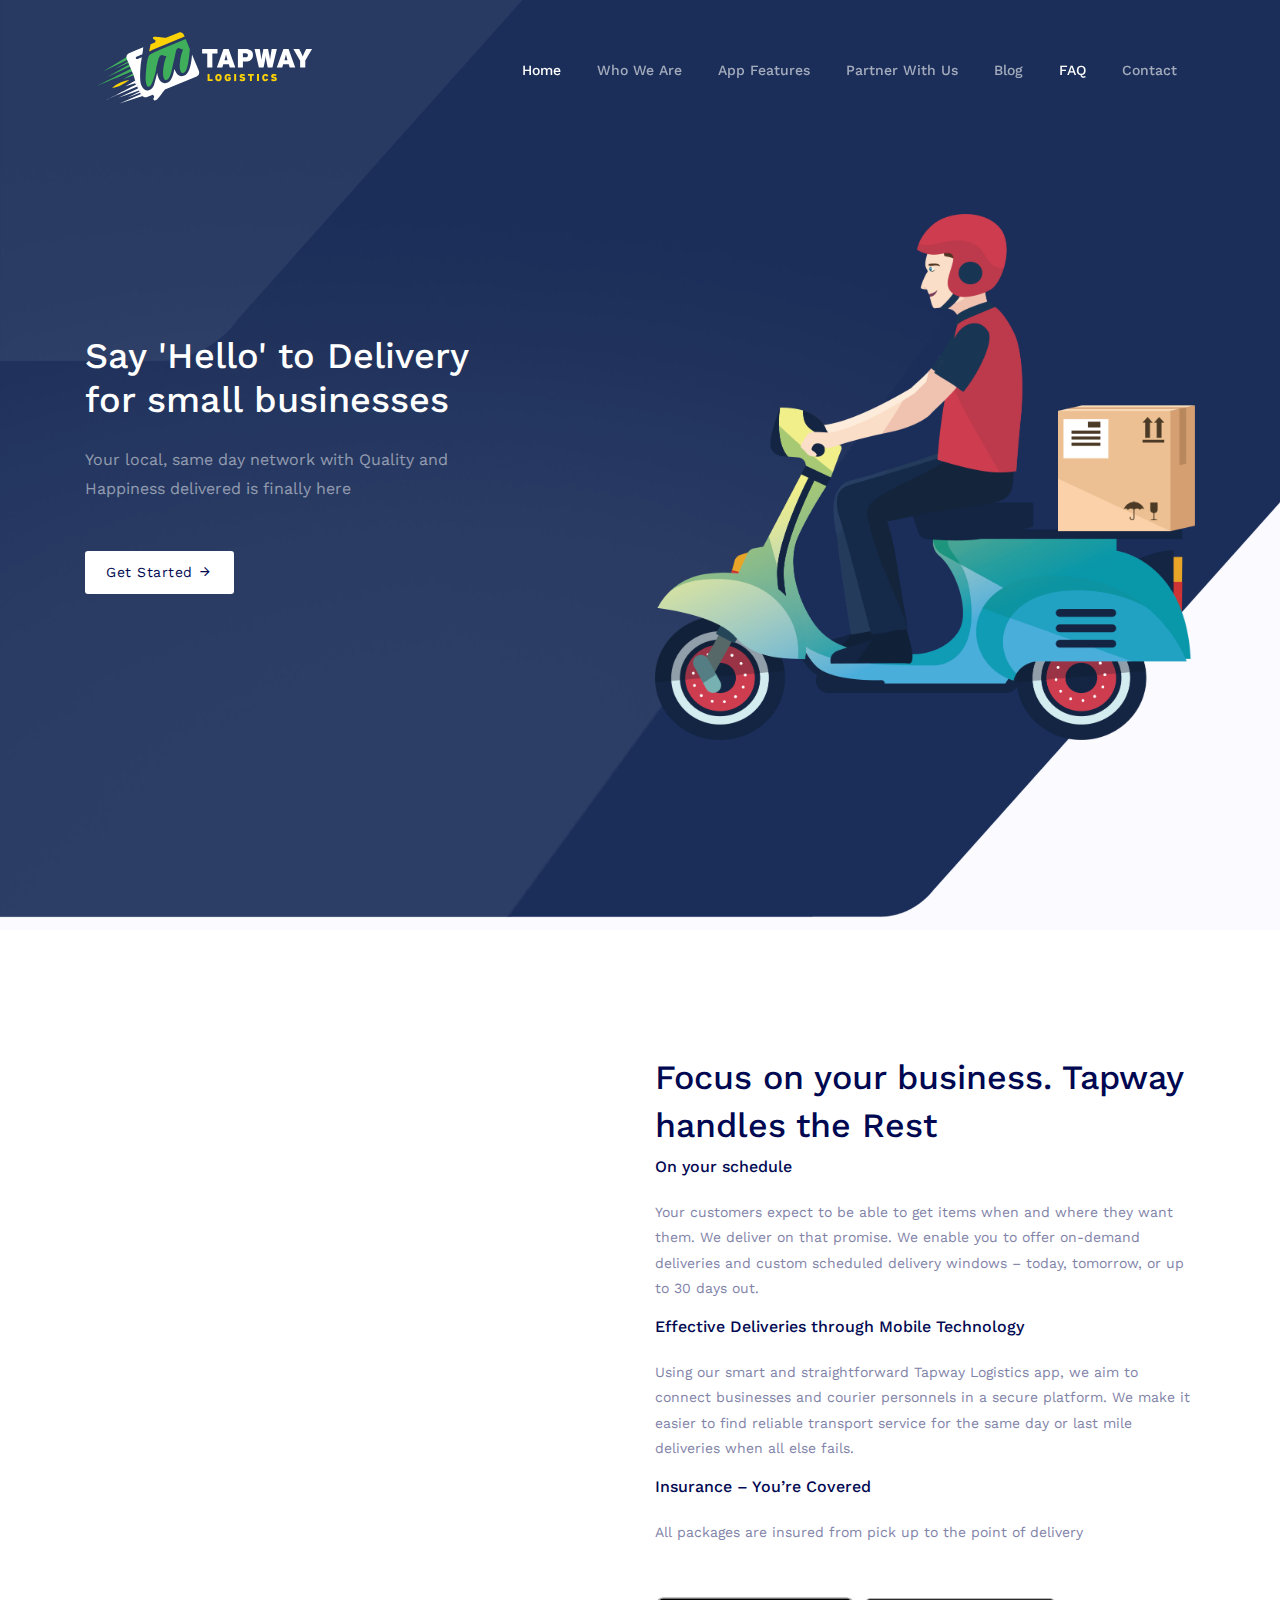
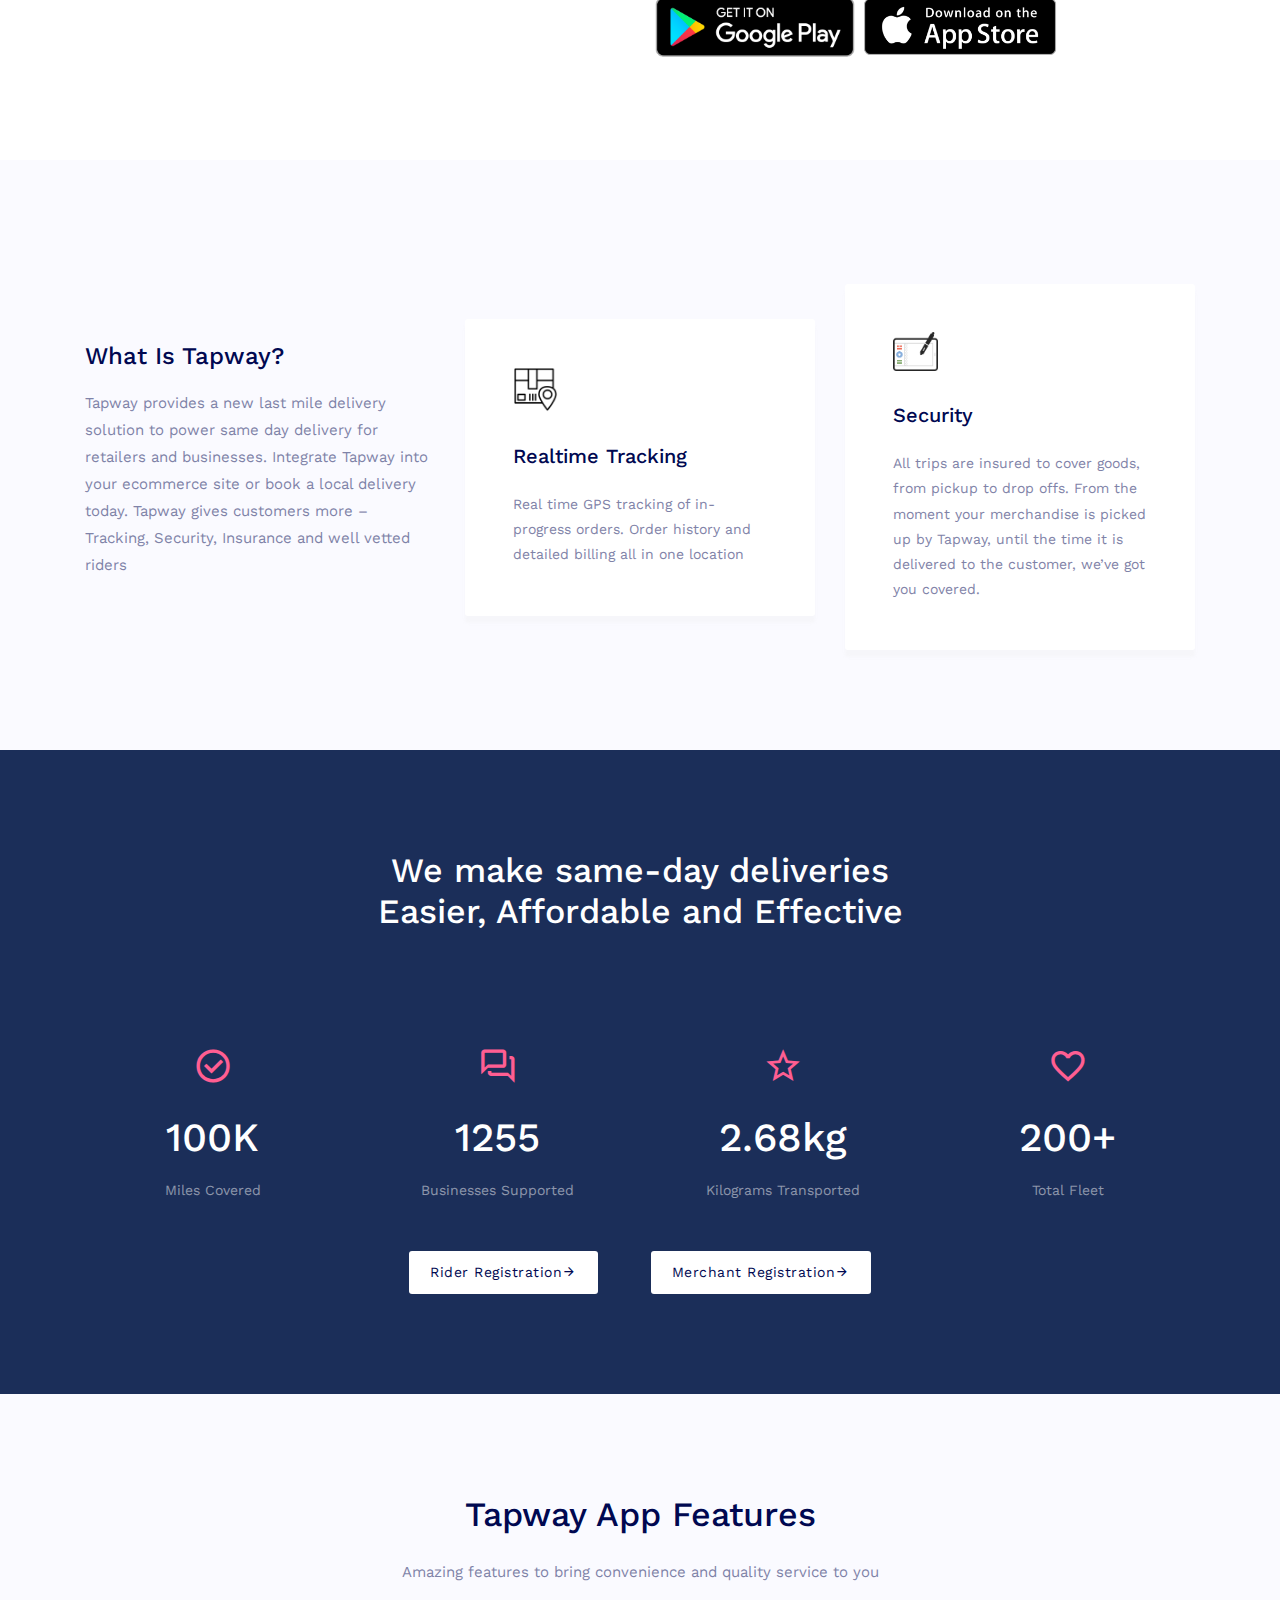
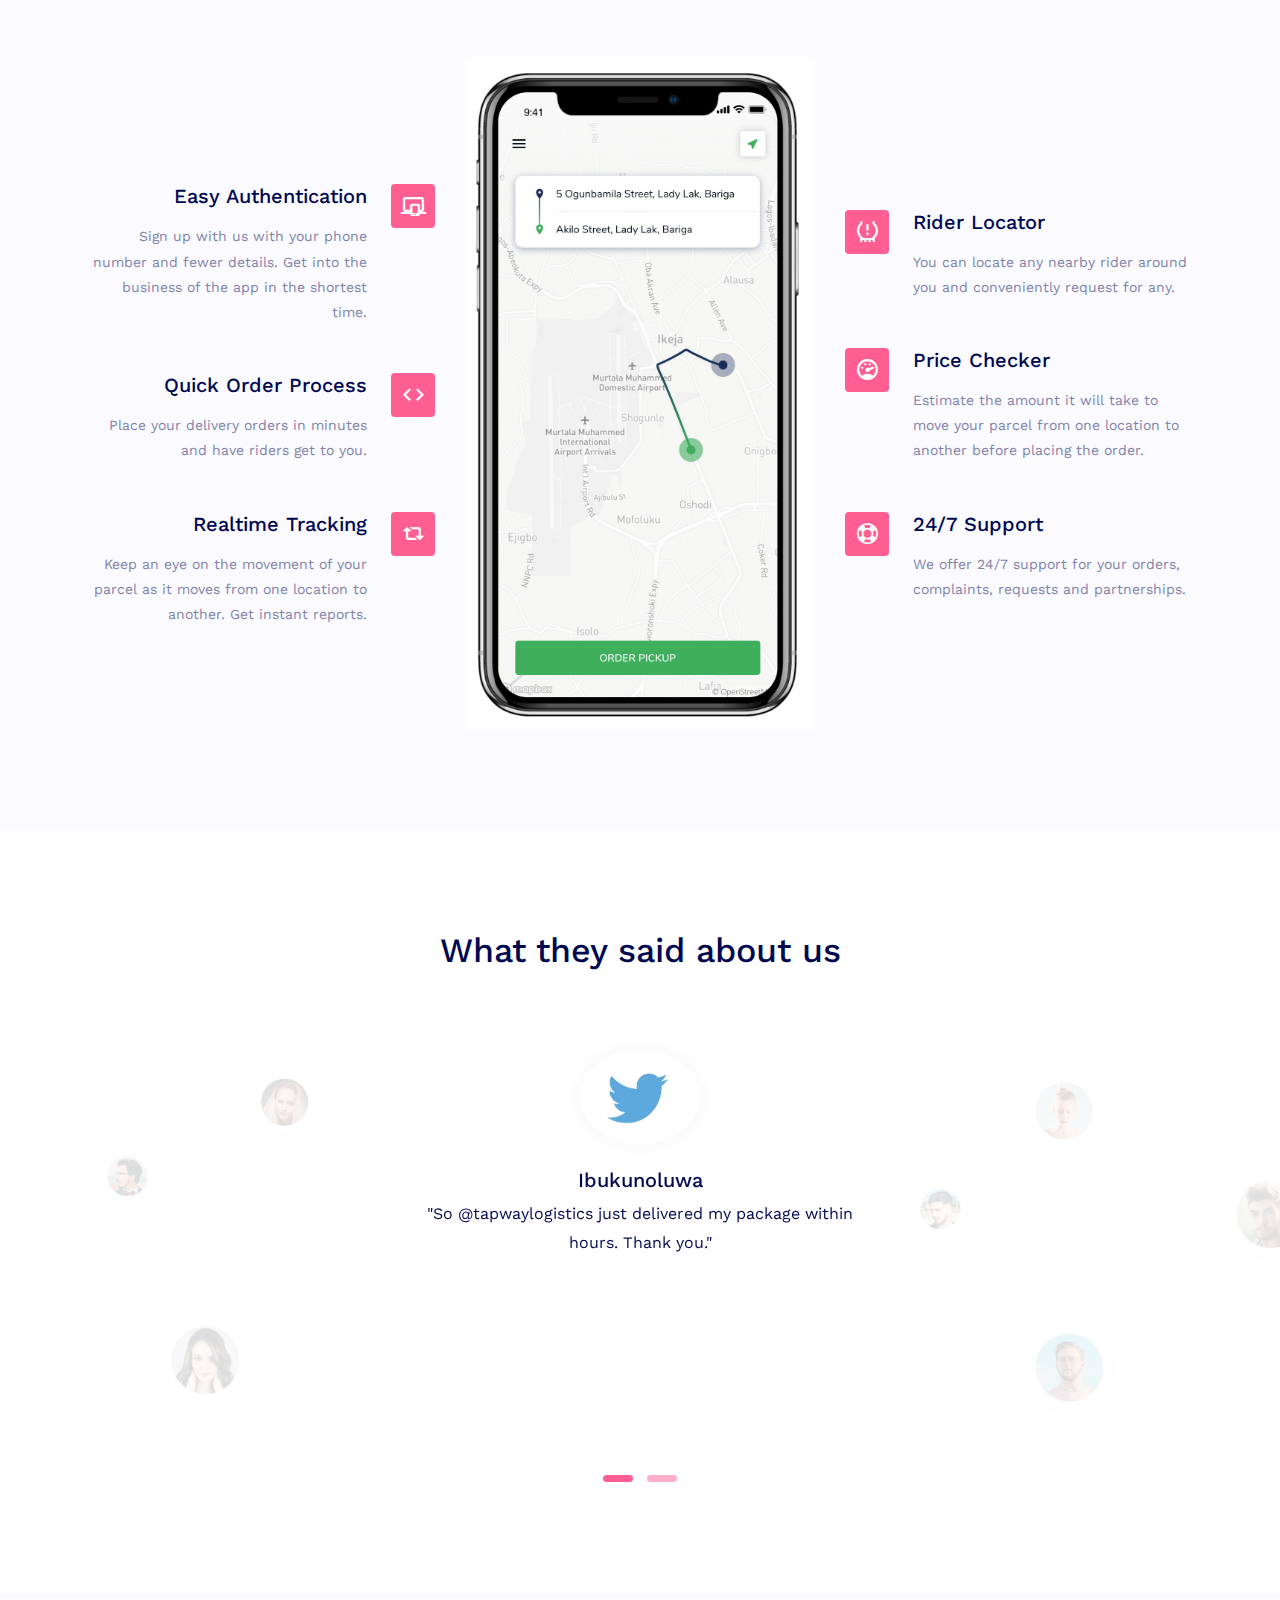
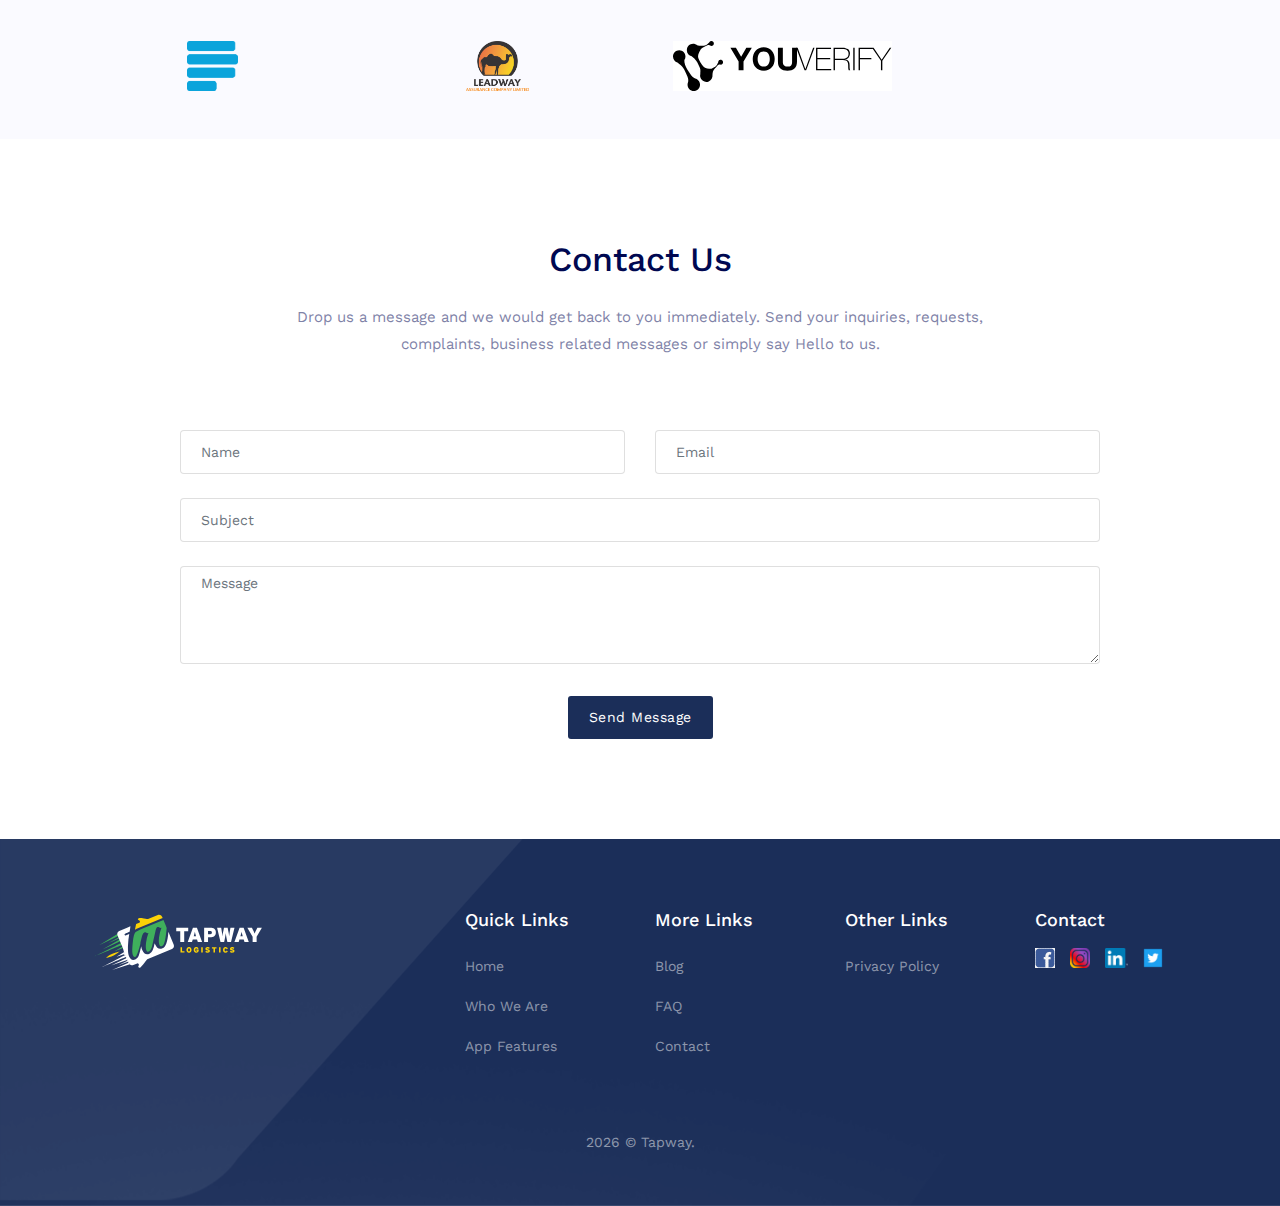
<file: index.html>
<!DOCTYPE html>
<html lang="en">

<head>
	<meta charset="utf-8" />
	<title>Tapway</title>
	<meta name="viewport" content="width=device-width,height=device-height,initial-scale=1.0" />
	<meta name="description"
		content="Tapway offers easy scheduling from our website. Select a specific delivery time to ensure our courier partners deliver exactly when you want." />
	<meta name="keywords"
		content="tapway, delivery, door-to-door, logistics, package, shipping, naija, nigeria, lagos, tapway logistics,tapwaylogistics.com" />
	<meta
		content="Tapway, tapwaylogistics,tapway, delivery, door-to-door, logistics, package, shipping, naija, nigeria, lagos, tapway logistics,tapwaylogistics.com, jumia, max.ng, bolt"
		name="author" />
	<!-- favicon -->
	<link rel="shortcut icon" href="images/TAPWAY-FAVICON.svg">

	<!-- css -->
	<link href="css/bootstrap.min.css" rel="stylesheet" type="text/css" />
	<link href="css/materialdesignicons.min.css" rel="stylesheet" type="text/css" />

	<!--Slider-->
	<link rel="stylesheet" href="css/owl.carousel.css" />
	<link rel="stylesheet" href="css/owl.theme.css" />
	<link rel="stylesheet" href="css/owl.transitions.css" />

	<link href="css/style.css" rel="stylesheet" type="text/css" />

	<!-- Global site tag (gtag.js) - Google Analytics -->
	<script async src="https://www.googletagmanager.com/gtag/js?id=UA-154721369-1"></script>
	<script>
		window.dataLayer = window.dataLayer || [];
		function gtag() { dataLayer.push(arguments); }
		gtag('js', new Date());

		gtag('config', 'UA-154721369-1');
	</script>


</head>

<body>

	<!--Navbar Start-->
	<nav class="navbar navbar-expand-lg fixed-top navbar-custom sticky sticky-dark">
		<div class="container">
			<!-- LOGO -->
			<a class="navbar-brand logo text-uppercase" href="index.html">
				<img src="images/TAPWAY.svg" class="logo-light" alt="" height="90">
				<img src="images/TAPWAY-blue.svg" class="logo-dark" alt="" height="90">
			</a>
			<button class="navbar-toggler" type="button" data-toggle="collapse" data-target="#navbarCollapse"
				aria-controls="navbarCollapse" aria-expanded="false" aria-label="Toggle navigation">
				<i class="mdi mdi-menu"></i>
			</button>
			<div class="collapse navbar-collapse" id="navbarCollapse">
				<ul class="navbar-nav ml-auto navbar-center" id="mySidenav">
					<li class="nav-item active">
						<a href="#home" class="nav-link">Home</a>
					</li>
					<li class="nav-item">
						<a href="#services" class="nav-link">Who We Are</a>
					</li>
					<li class="nav-item">
						<a href="#appfeatures" class="nav-link">App Features</a>
					</li>
					<li class="nav-item">
						<a href="#counter" class="nav-link">Partner With Us</a>
					</li>
					<li class="nav-item">
						<a href="blog.html" class="nav-link">Blog</a>
					</li>
					<li class="nav-item active">
						<a href="faq.html" class="nav-link">FAQ</a>
					</li>
					<li class="nav-item">
						<a href="#contact" class="nav-link">Contact</a>
					</li>
				</ul>
			</div>
		</div>
	</nav>
	<!-- Navbar End -->

	<!-- START HOME -->
	<section class="bg-home-1" id="home">
		<div class="home-bg-overlay"></div>
		<div class="home-center">
			<div class="home-desc-center">
				<div class="container">
					<div class="row vertical-content">
						<div class="col-lg-6">
							<div class="home-content">
								<h3 class="home-title">Say 'Hello' to Delivery for small businesses</h3>
								<p class="home-desc line-height_1_8 mt-4 text-white-50">Your local, same day network
									with Quality and Happiness delivered is finally here</p>
								<div class="mt-5">
									<a href="#downloadapp" class="btn btn-white btn-round">Get Started <i
											class="mdi mdi-arrow-right"></i></a>
								</div>
							</div>
						</div>
						<div class="col-lg-6">
							<div class="home-img mt-4">
								<img src="images/features/FAVPNG_delivery-motorcycle-courier-logistics-service_hF5mwkWA.png"
									class="img-fluid" alt="">
							</div>
						</div>
					</div>
				</div>

				<div class="container-fluid">
					<div class="row">
						<div class="home-shape mt-4">
							<img src="images/shape-1.png" alt="" class="img-fluid mx-auto d-block">
						</div>
					</div>
				</div>

			</div>
		</div>
	</section>
	<!-- END HOME -->

	<!-- START FEATURES -->
	<section class="section" id="features">
		<div class="container">
			<div class="row vertical-content">
				<div class="col-lg-6">
					<div>
						<iframe width="520" height="315" src="https://www.youtube.com/embed/GViMOPwfvjw?rel=0"
							frameborder="0"
							allow="accelerometer; autoplay; encrypted-media; gyroscope; picture-in-picture" autoplay=1
							rel=0 allowfullscreen></iframe>
					</div>
				</div>


				<div class="col-lg-6">
					<div class="features-content mt-4">
						<h4 class="title-heading line-height_1_4">Focus on your business. Tapway handles the Rest</h4>
						<!-- <p class="text-muted mt-4">Tapway was exclusively designed to revolutionize last mile package
								delivery and returns – making last mile, same day
								delivery affordable, predictable, and flexible.</p>
							<p class="text-muted mt-4">We understand SLAs, - Service-Level Agreement, SOPs – Standard
								Operating Procedures, KPI’s – Key Performance Indicators
								and other delivery performance metrics. From our driver network, to our operations team, to
								our customer support, we
								know what it takes to delight your customers. We free you to focus on your business. Package
								delivery is our Job.</p> -->
						<h6 class="">On your schedule</h6>
						<p class="text-muted mt-4">
							Your customers expect to be able to get items when and where they want them. We deliver on
							that promise.
							We enable you to offer on-demand deliveries and custom scheduled delivery windows – today,
							tomorrow, or up to 30 days
							out.
						</p>
						<h6 class="">Effective Deliveries through Mobile Technology</h6>
						<p class="text-muted mt-4">
							Using our smart and straightforward Tapway Logistics app, we aim to connect businesses and
							courier personnels in a
							secure platform. We make it easier to find reliable transport service for the same day or
							last mile deliveries when all
							else fails.
						</p>
						<h6 class="">Insurance – You’re Covered</h6>
						<p class="text-muted mt-4" id="downloadapp">
							All packages are insured from pick up to the point of delivery
						</p>
						<div class="mt-5">
							<a href="#" class="" data-toggle="modal" data-target="#downloadModal"><img
									src="./images/GooglePlayStoreIcon.png" width="200px"></a>
							<a href="#" class="" data-toggle="modal" data-target="#downloadModal"> <img
									src="./images/apple-app-store-icon-e1485370451143.png" width="200px"></a>
						</div>
					</div>
				</div>

			</div>
		</div>
	</section>
	<!-- END FEATURES -->

	<!-- START SERVICES -->
	<!-- <section>
		<div class="container">
			<div class="row vertical-content">
				<iframe width="800" height="400" src="https://www.youtube.com/embed/GViMOPwfvjw?autoplay=1&rel=0"
					frameborder="0" allow="accelerometer; autoplay; encrypted-media; gyroscope; picture-in-picture"
					autoplay=1 rel=0 allowfullscreen></iframe>

			</div>
		</div>
	</section> -->
	<!-- END SERVICES -->

	<!-- START SERVICES -->
	<section class="section bg-light" id="services">
		<div class="container">
			<div class="row vertical-content">
				<div class="col-lg-4">
					<div class="mt-4">
						<h4 class="services-title line-height_1_4">What Is Tapway?</h4>
						<p class="text-muted mt-3 line-height_1_8 f-15">Tapway provides a new last mile delivery
							solution to power same day delivery for retailers and businesses. Integrate Tapway into your
							ecommerce site or book a local delivery today. Tapway
							gives customers more – Tracking, Security, Insurance and well vetted riders</p>
					</div>
				</div>

				<div class="col-lg-4">
					<div class="services-box bg-white p-5 btn-round mt-4">
						<div class="services-icon">
							<img src="images/icon/1264434-200.png" class="img-fluid" alt="">
						</div>
						<h5 class="mt-4 pt-2">Realtime Tracking</h5>
						<p class="text-muted mt-4 mb-0">Real time GPS tracking of in-progress orders. Order history and
							detailed billing all in one location</p>
					</div>
				</div>

				<div class="col-lg-4">
					<div class="services-box bg-white p-5 btn-round mt-4">
						<div class="services-icon">
							<img src="images/icon/drawing-tablet.png" class="img-fluid" alt="">
						</div>
						<h5 class="mt-4 pt-2">Security</h5>
						<p class="text-muted mt-4 mb-0">All trips are insured to cover goods, from pickup to drop offs.
							From the moment your merchandise is picked up by
							Tapway, until the time it is delivered to the customer, we’ve got you covered.
						</p>
					</div>
				</div>

			</div>
		</div>
	</section>
	<!-- END SERVICES -->

	<!-- START FEATURES -->
	<!-- <section class="section" id="features">
		<div class="container">
			<div class="row vertical-content">
				<div class="col-lg-6">
					<div class="features-img mt-4">

						<iframe width="520" height="315" src="https://www.youtube.com/embed/GViMOPwfvjw?rel=0"
							frameborder="0"
							allow="accelerometer; autoplay; encrypted-media; gyroscope; picture-in-picture" autoplay=1
							rel=0 allowfullscreen></iframe>
					</div>
				</div>

				<div class="col-lg-6">
					<div class="features-content mt-4">
						<h4 class="title-heading line-height_1_4">Focus on your business. Tapway handles the Rest</h4>
						<h6 class="">On your schedule</h6>
						<p class="text-muted mt-4">
							Your customers expect to be able to get items when and where they want them. We deliver on
							that promise.
							We enable you to offer on-demand deliveries and custom scheduled delivery windows – today,
							tomorrow, or up to 30 days
							out.
						</p>
						<h6 class="">Effective Deliveries through Mobile Technology</h6>
						<p class="text-muted mt-4">
							Using our smart and straightforward Tapway Logistics app, we aim to connect businesses and
							courier personnels in a
							secure platform. We make it easier to find reliable transport service for the same day or
							last mile deliveries when all
							else fails.
						</p>
						<h6 class="">Insurance – You’re Covered</h6>
						<p class="text-muted mt-4" id="downloadapp">
							All packages are insured from pick up to the point of delivery
						</p>
						<div class="mt-5">
							<a href="#" class="" data-toggle="modal" data-target="#downloadModal"><img
									src="./images/GooglePlayStoreIcon.png" width="200px"></a>
							<a href="#" class="" data-toggle="modal" data-target="#downloadModal"> <img
									src="./images/apple-app-store-icon-e1485370451143.png" width="200px"></a>
						</div>
					</div>
				</div>

			</div>
		</div>
	</section> -->
	<!-- END FEATURES -->

	<!-- START COUNTER -->
	<section class="section counter">
		<div class="container">

			<div class="row">
				<div class="col-lg-12">
					<h1 class="title-heading text-center text-white">We make same-day deliveries <br />Easier,
						Affordable and
						Effective</h1>
					<!-- <p class="title-desc text-center text-white-50 mt-4">Call to action pricing table is really crucial
						to your for your business website. Make your bids stand-out with amazing options.</p> -->
				</div>
			</div>

			<div class="row mt-5" id="counter">
				<div class="col-lg-3">
					<div class="counter-box text-center mt-5">
						<div class="counter-icon">
							<i class="mdi mdi-check-circle-outline"></i>
						</div>
						<h2 class="counter-count mt-3"> <span class="counter-value" data-count="100">100</span>K</h2>
						<p class="mt-3 text-white-50 mb-0">Miles Covered</p>
					</div>
				</div>

				<div class="col-lg-3">
					<div class="counter-box text-center mt-5">
						<div class="counter-icon">
							<i class="mdi mdi-forum-outline"></i>
						</div>
						<h2 class="counter-count mt-3"> <span class="counter-value" data-count="50">1255</span></h2>
						<p class="mt-3 text-white-50 mb-0">Businesses Supported</p>
					</div>
				</div>

				<div class="col-lg-3">
					<div class="counter-box text-center mt-5">
						<div class="counter-icon">
							<i class="mdi mdi-star-outline"></i>
						</div>
						<h2 class="counter-count mt-3"> <span class="counter-value" data-count="100000">2.68</span>kg
						</h2>
						<p class="mt-3 text-white-50 mb-0">Kilograms Transported</p>
					</div>
				</div>

				<div class="col-lg-3">
					<div class="counter-box text-center mt-5">
						<div class="counter-icon">
							<i class="mdi mdi-heart-outline"></i>
						</div>
						<h2 class="counter-count mt-3"> <span class="counter-value" data-count="200">200</span>+</h2>
						<p class="mt-3 text-white-50 mb-0">Total Fleet</p>
					</div>
				</div>
			</div>


			<div class="row">
				<div class="col-lg-12 text-center">
					<div class="mt-5">
						<a href="" class="btn btn-register mr-5 btn-round" data-toggle="modal"
							data-target="#riderModal">Rider Registration<i class="mdi mdi-arrow-right"></i></a>
						<a href="" class="btn btn-register  btn-round" data-toggle="modal"
							data-target="#merchantModal">Merchant Registration<i class="mdi mdi-arrow-right"></i></a>
					</div>
				</div>
			</div>

		</div>
	</section>
	<!-- END COUNTER -->

	<!-- START PRICING -->
	<section class="section bg-light" id="appfeatures">
		<div class="container">
			<div class="row">
				<div class="col-lg-12">
					<h1 class="title-heading text-center">Tapway App Features</h1>
					<p class="title-desc text-center text-muted mt-4">Amazing features to bring convenience and quality
						service to you</p>
				</div>
			</div>

			<div class="row mt-5 vertical-content">
				<div class="col-lg-4">
					<div class="features-box-3 mt-5">
						<div class="features-icon-3 float-right">
							<i class="mdi mdi-responsive"></i>
						</div>
						<div class="features-content-3 pr-4 text-right mt-4">
							<h5>Easy Authentication</h5>
							<p class="text-muted mt-3 mb-0">Sign up with us with your phone number and fewer details.
								Get into the business of the app in the shortest time.</p>
						</div>
					</div>

					<div class="features-box-3 mt-5">
						<div class="features-icon-3 float-right">
							<i class="mdi mdi-code-tags"></i>
						</div>
						<div class="features-content-3 pr-4 text-right mt-4">
							<h5>Quick Order Process</h5>
							<p class="text-muted mt-3 mb-0">Place your delivery orders in minutes and have riders get to
								you.</p>
						</div>
					</div>

					<div class="features-box-3 mt-5">
						<div class="features-icon-3 float-right">
							<i class="mdi mdi-twitter-retweet"></i>
						</div>
						<div class="features-content-3 pr-4 text-right mt-4">
							<h5>Realtime Tracking</h5>
							<p class="text-muted mt-3 mb-0">Keep an eye on the movement of your parcel as it moves from
								one location to another. Get instant reports.</p>
						</div>
					</div>
				</div>

				<div class="col-lg-4">
					<div class="mt-4 text-center">
						<img src="images/snapshot.png" class="img-fluid" alt="">
					</div>
				</div>

				<div class="col-lg-4">
					<div class="features-box-3 mt-5">
						<div class="features-icon-3 float-left">
							<i class="mdi mdi-car-tire-alert"></i>
						</div>
						<div class="features-content-3 pl-4 mt-4">
							<h5>Rider Locator</h5>
							<p class="text-muted mt-3 mb-0">You can locate any nearby rider around you and conveniently
								request for any.</p>
						</div>
					</div>

					<div class="features-box-3 mt-5">
						<div class="features-icon-3 float-left">
							<i class="mdi mdi-gauge-full"></i>
						</div>
						<div class="features-content-3 pl-4 mt-4">
							<h5>Price Checker</h5>
							<p class="text-muted mt-3 mb-0">Estimate the amount it will take to move your parcel from
								one location to another before placing the order.</p>
						</div>
					</div>

					<div class="features-box-3 mt-5">
						<div class="features-icon-3 float-left">
							<i class="mdi mdi-lifebuoy"></i>
						</div>
						<div class="features-content-3 pl-4 mt-4">
							<h5>24/7 Support</h5>
							<p class="text-muted mt-3 mb-0">We offer 24/7 support for your orders, complaints, requests
								and partnerships.</p>
						</div>
					</div>
				</div>

			</div>

		</div>
	</section>
	<!-- END PRICING -->

	<!-- START CLIENT -->
	<section class="section bg-client" id="clients">
		<div class="container">

			<div class="row">
				<div class="col-lg-12">
					<h1 class="title-heading text-center">What they said about us</h1>
					<!-- <p class="title-desc text-center text-muted mt-4">In an ideal world this website wouldn’t exist, a
						client would acknowledge the importance of having web copy before the design starts.</p> -->
				</div>
			</div>

			<div class="row mt-5 justify-content-center">
				<div class="col-lg-8">
					<div id="owl-demo">

						<div class="client-content text-center mt-4">
							<div class="clinet-img">
								<img src="images/twitter.jpg" class="img-fluid rounded-circle" alt="">
							</div>
							<h5 class="mt-4">Ibukunoluwa</h5>
							<!-- <p class="f-12">Web Developer</p> -->
							<p class="f-16 client-desc">"So @tapwaylogistics just delivered my package within hours.
								Thank you."</p>
						</div>

						<div class="client-content text-center mt-4">
							<div class="clinet-img">
								<img src="images/twitter.jpg" class="img-fluid rounded-circle" alt="">
							</div>
							<h5 class="mt-4">@fmjfoods</h5>
							<!-- <p class="f-12">Web Designer</p> -->
							<p class="f-16 client-desc">"A special shout out to Tapway Logistics for your swift response
								to our deliveries. We @fmjfoods highly appreciate the
								exceptional service received so far for the handling of all our urgent deliveries. Your
								representatives have a very
								helpful attitude and their attention to detail helped us to move our work smoothly
								without any delay.."</p>
						</div>

						<!-- <div class="client-content text-center mt-4">
							<div class="clinet-img">
								<img src="images/users/img-3.jpg" class="img-fluid rounded-circle" alt="">
							</div>
							<h5 class="mt-4">Robert Garrett</h5>
							<p class="f-12">Web Developer</p>
							<p class="f-16 client-desc">"Aenean vehicula neque turpis at dictum purus malesuada Aenean
								risus ex sollicitudin nec pharetra in cursus aliquet."</p>
						</div> -->

					</div>
				</div>
			</div>
		</div>
	</section>
	<!-- END CLIENT -->

	<!-- START CLIENT-LOGO -->
	<section class="client-logo pt-5 pb-5">
		<div class="container">
			<div class="row">
				<div class="col-lg-3">
					<div class="client-images">
						<img src="images/paystack-logo.png" alt="logo-img" class="mx-auto img-fluid d-block">
					</div>
				</div>
				<div class="col-lg-3">
					<div class="client-images">
						<img src="images/leadway_logo.png" alt="logo-img" class="mx-auto img-fluid d-block">
					</div>
				</div>

				<div class="col-lg-3">
					<div class="client-images">
						<img src="images/method-draw-image.svg" alt="logo-img" class="mx-auto img-fluid d-block">
					</div>
				</div>

			</div>
		</div>
	</section>
	<!-- END CLIENT-LOGO -->

	<!-- START CONTACT -->
	<section class="section" id="contact">
		<div class="container">
			<div class="row">
				<div class="col-lg-12">
					<h1 class="title-heading text-center">Contact Us</h1>
					<p class="title-desc text-center text-muted mt-4">Drop us a message and we would get back to you
						immediately. Send your inquiries, requests, complaints, business related messages or simply say
						Hello to us.
					</p>
				</div>
			</div>

			<div class="row justify-content-center mt-5">
				<div class="col-lg-10">
					<div class="custom-form mt-3">
						<fieldset>
							<div id="message" class='text-success'></div>
						</fieldset>
						<form method="post" action="php/contact.php" name="contact-form" id="contact-form">
							<div class="row">
								<div class="col-lg-6">
									<div class="form-group mt-2">
										<input name="name" id="name" class="form-control" placeholder="Name"
											type="text">
									</div>
								</div>
								<div class="col-lg-6">
									<div class="form-group mt-2">
										<input name="email" id="email" class="form-control" placeholder="Email"
											type="email">
									</div>
								</div>
							</div>
							<div class="row">
								<div class="col-lg-12">
									<div class="form-group mt-2">
										<input class="form-control" id="subject" placeholder="Subject" type="text">
									</div>
								</div>
							</div>
							<div class="row">
								<div class="col-lg-12">
									<div class="form-group mt-2">
										<textarea name="comments" id="comments" rows="4" class="form-control"
											placeholder="Message"></textarea>
									</div>
								</div>
							</div>
							<div class="row">
								<div class="col-lg-12 mt-3 text-center">
									<input id="submit" name="send" class="submitBnt btn btn-custom btn-round"
										value="Send Message" type="submit">
									<div id="simple-msg"></div>
								</div>
							</div>
						</form>
					</div>
				</div>
			</div>
		</div>
	</section>
	<!-- END CONTACT -->

	<!-- START FOOTER -->
	<section class="footer">
		<div class="footer-bg-overlay"></div>
		<div class="container">

			<!-- START FOOTER -->
			<div class="row footer-content">
				<div class="col-lg-4">
					<img src="images/TAPWAY.svg" alt="" height="70">
				</div>

				<div class="col-lg-8">
					<div class="row">
						<div class="col-lg-3">
							<h5 class="f-18 text-white">Quick Links</h5>
							<ul class="list-unstyled footer-link mt-3">
								<li><a href="index.html">Home</a></li>
								<li><a href="index.html#services">Who We Are</a></li>
								<li><a href="index.html#appfeatures">App Features</a></li>
							</ul>
						</div>

						<div class="col-lg-3">
							<h5 class="f-18 text-white">More Links</h5>
							<ul class="list-unstyled footer-link mt-3">
								<li><a href="blog.html">Blog</a></li>
								<li><a href="faq.html">FAQ</a></li>
								<li><a href="index.html">Contact</a></li>
							</ul>
						</div>

						<div class="col-lg-3">
							<h5 class="f-18 text-white">Other Links</h5>
							<ul class="list-unstyled footer-link mt-3">
								<li><a href="privacy-policy.html">Privacy Policy</a></li>
							</ul>
						</div>

						<div class="col-lg-3">
							<h5 class="f-18 text-white">Contact</h5>
							<ul class="list-unstyled footer-link mt-3">

								<li><a href=""></a></li>
							</ul>
							<div class="social-links">
								<a href="https://facebook.com/tapwaylogistics" target="_blank"><img
										src="./images/facebook.jpg" alt=""></a>
								<a href="https://instagram.com/tapwaylogistics" target="_blank"><img
										src="./images/instagram.png" alt=""></a>
								<a href="https://www.linkedin.com/company/tapway-logistics/" target="_blank"><img
										src="./images/linkedin.png" alt=""></a>

								<a href="https://www.twitter.com/tapwaylogistics" target="_blank"><img
										src="./images/twitter-icon-square-logo-preview-400x400.png" alt=""></a>
							</div>
						</div>
					</div>
				</div>
			</div>
			<!-- END FOOTER -->

			<!-- START FOOTER-AlT -->
			<div class="row mt-5">
				<div class="col-lg-12">
					<p class="footer-alt text-center text-white-50 mb-0">
						<script type="text/javascript"> document.write(new Date().getFullYear()); </script> © Tapway.
					</p>
				</div>
			</div>
			<!-- END FOOTER-ALT -->

		</div>


		<!-- Modals.. -->
		<!-- Rider Modal -->
		<div class="modal fade" id="riderModal" tabindex="-1" role="dialog" aria-labelledby="exampleModalLabel"
			aria-hidden="true">
			<div class="modal-dialog" role="document">
				<div class="modal-content">
					<div class="modal-header">
						<h5 class="modal-title" id="exampleModalLabel">Rider Registration</h5>
						<button type="button" class="close" data-dismiss="modal" aria-label="Close">
							<span aria-hidden="true">&times;</span>
						</button>
					</div>
					<form name="rider-reg" id="rider-reg" action="#" method="POST">
						<div class="modal-body">
							<fieldset>
								<div id="message" class='text-success'></div>
							</fieldset>
							<div class="form-row">
								<div class="form-group col-md-6">
									<label for="fullname">Full Name</label>
									<input type="text" class="form-control" id="riderfullname" name="riderfullname"
										placeholder="Full Name">
								</div>

								<div class="form-group col-md-6">
									<label for="phone">Phone</label>
									<input type="text" class="form-control" id="riderphone" placeholder="Phone"
										name="riderphone">
								</div>
							</div>
							<div class="form-row">
								<div class="form-group col-md-12">
									<label for="email">Email</label>
									<input type="email" class="form-control" id="rider-email" placeholder="Email"
										name="rider-email">
								</div>
							</div>
							<div class="form-group">
								<label for="address">Address</label>
								<input type="text" class="form-control" id="rideraddress" placeholder="Address"
									name="rideraddress">
							</div>
							<div class="form-row">
								<div class="form-group col-md-12">
									<label for="vehicle">Vehicle Type</label>
									<!-- <input type="text" class="form-control" id="state" name="state"> -->
									<select class="form-control" id="vehicle" name="vehicle">
										<option value="" selected>Select Vehicle Type</option>
										<option value="Car">Car</option>
										<option value="Bike">Bike</option>
									</select>
								</div>
							</div>

							<div class="form-row">
								<div class="form-group col-md-6">
									<label for="city">City</label>
									<!-- <input type="text" class="form-control" id="city" name="city"> -->
									<select class="form-control" id="ridercity" name="ridercity">
										<option value="" selected>Select City</option>
										<option value="Ibadan">Ibadan</option>
										<option value="Lagos">Lagos</option>
									</select>
								</div>
								<div class="form-group col-md-6">
									<label for="state">State</label>
									<!-- <input type="text" class="form-control" id="state" name="state"> -->
									<select class="form-control" id="riderstate" name="riderstate">
										<option value="" selected>Select State</option>
										<option value="Oyo">Oyo</option>
										<option value="Lagos">Lagos</option>
									</select>
								</div>
							</div>
						</div>
						<div class="modal-footer">
							<button type="button" class="btn btn-secondary" data-dismiss="modal">Close</button>
							<button type="submit" class="btn btn-primary">Register</button>
						</div>
					</form>
				</div>
			</div>
		</div>


		<!-- Merchant Modal -->
		<div class="modal fade" id="merchantModal" tabindex="-1" role="dialog" aria-labelledby="exampleModalLabel"
			aria-hidden="true">
			<div class="modal-dialog" role="document">
				<div class="modal-content">
					<div class="modal-header">
						<h5 class="modal-title" id="exampleModalLabel">Merchant Registration</h5>
						<button type="button" class="close" data-dismiss="modal" aria-label="Close">
							<span aria-hidden="true">&times;</span>
						</button>
					</div>
					<div class="modal-body">
						<form name="merchant-registration" id="merchant-registration" action="#" method="POST">
							<div class="form-row">
								<div class="form-group col-md-6">
									<label for="fullname">Full Name</label>
									<input type="text" class="form-control" id="merchantfullname"
										name="merchantfullname" placeholder="Full Name" required>
								</div>
								<div class="form-group col-md-6">
									<label for="email">Email</label>
									<input type="email" class="form-control" id="merchantemail" placeholder="Email"
										name="merchantemail" required>
								</div>
							</div>
							<div class="form-row">
								<div class="form-group col-md-6">
									<label for="phone">Phone</label>
									<input type="text" class="form-control" id="merchantphone" placeholder="Phone"
										name="merchantphone" required>
								</div>
								<div class="form-group col-md-6">
									<label for="business">Business Name</label>
									<input type="text" class="form-control" id="merchantbusiness"
										placeholder="Business Name" name="merchantbusiness">
								</div>
							</div>
							<div class="form-group">
								<label for="address">Address</label>
								<input type="text" class="form-control" id="merchantaddress" placeholder="Address"
									name="merchantaddress">
							</div>
							<div class="form-row">
								<div class="form-group col-md-6">
									<label for="city">City</label>
									<!-- <input type="text" class="form-control" id="city" name="city"> -->
									<select class="form-control" id="merchantcity" name="merchantcity">
										<option value="" selected>Select City</option>
										<option value="Ibadan">Ibadan</option>
										<option value="Lagos">Lagos</option>
									</select>
								</div>
								<div class="form-group col-md-6">
									<label for="state">State</label>
									<!-- <input type="text" class="form-control" id="state" name="state"> -->
									<select class="form-control" id="merchantstate" name="merchantstate">
										<option value="" selected>Select State</option>
										<option value="Oyo">Oyo</option>
										<option value="Lagos">Lagos</option>
									</select>
								</div>
							</div>
					</div>
					<div class="modal-footer">
						<button type="button" class="btn btn-secondary" data-dismiss="modal">Close</button>
						<button type="submit" class="btn btn-primary">Register</button>
					</div>
					</form>
				</div>
			</div>
		</div>


		<div class="modal fade" id="downloadModal" tabindex="-1" role="dialog" aria-labelledby="exampleModalLabel"
			aria-hidden="true">
			<div class="modal-dialog" role="document">
				<div class="modal-content">
					<div class="modal-header">
						<h5 class="modal-title" id="exampleModalLabel">Coming Soon</h5>
						<button type="button" class="close" data-dismiss="modal" aria-label="Close">
							<span aria-hidden="true">&times;</span>
						</button>
					</div>
					<div class="modal-body text-center">
						<p>
							Our Tapway mobile app will be made available on Playstore and Appstore soon.
						</p> <br />
						<p>
							Kindly check back
						</p>

					</div>
					<div class="modal-footer">
						<button type="button" class="btn btn-secondary" data-dismiss="modal">Close</button>
					</div>
				</div>
			</div>
		</div>

	</section>
	<!-- END FOOTER -->

	<!-- javascript -->
	<script src="js/jquery.min.js"></script>
	<script src="js/bootstrap.bundle.min.js"></script>
	<script src="js/jquery.easing.min.js"></script>
	<script src="js/scrollspy.min.js"></script>
	<script src="js/counter.init.js"></script>

	<!-- Owl Carousel -->
	<script src="js/owl.carousel.min.js"></script>

	<!-- Swiper JS -->
	<script src="js/swiper.min.js"></script>

	<!-- Magnific Popup -->
	<script src="js/jquery.magnific-popup.min.js"></script>
	<script src="js/contact.js"></script>
	<script src="js/plugins-init.js"></script>
	<script src="js/app.js"></script>

</body>

</html>
</file>
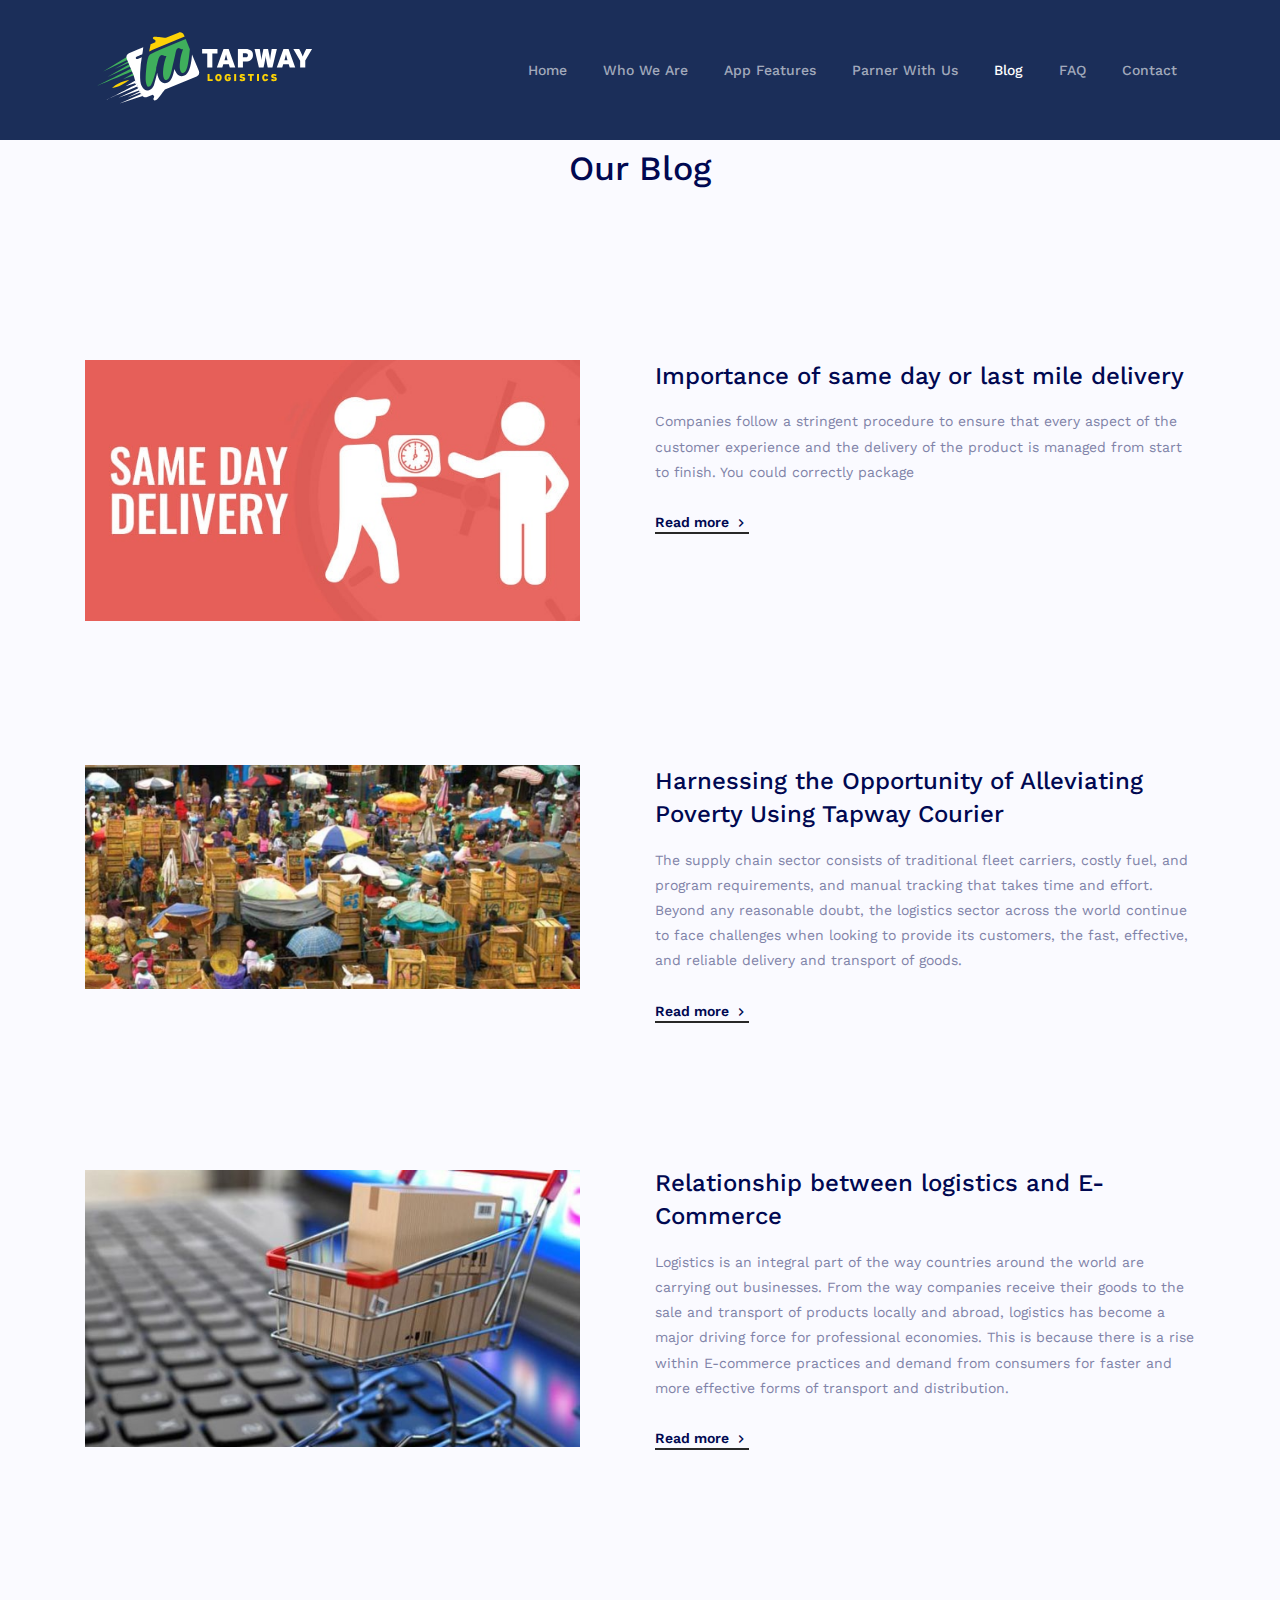
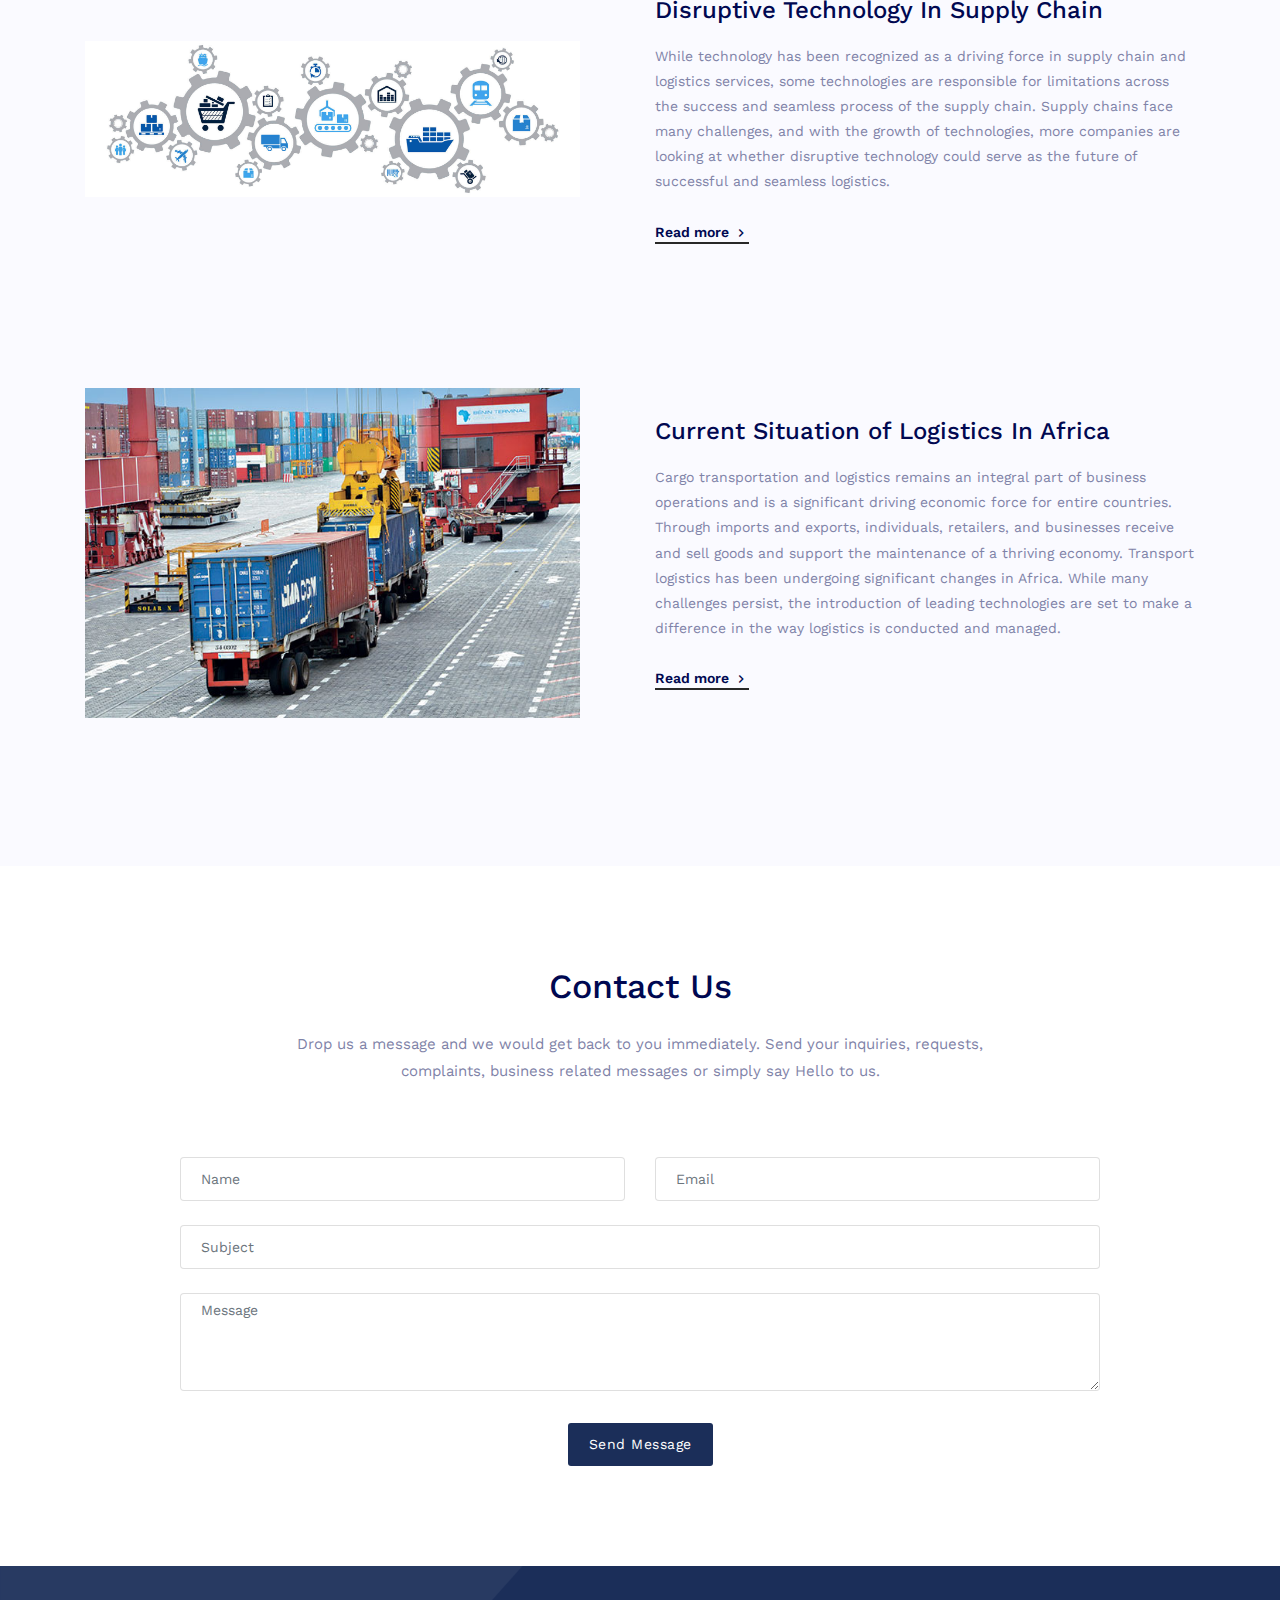
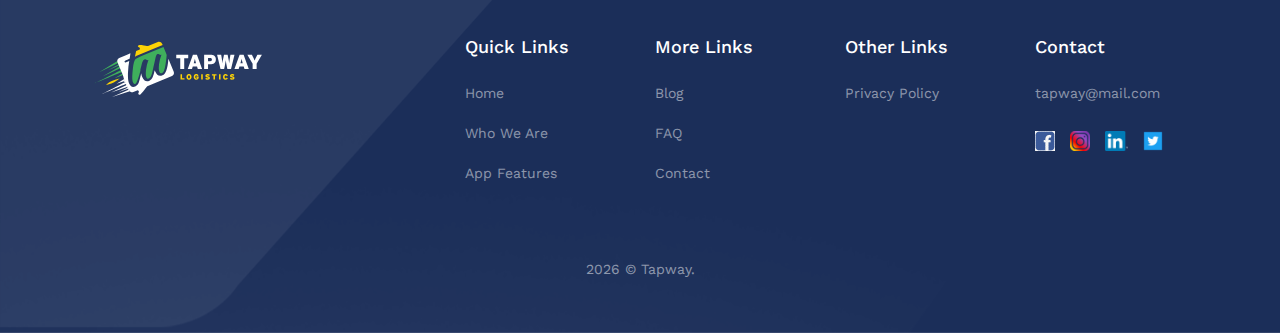
<file: blog.html>
<!DOCTYPE html>
<html lang="en">

<head>
	<meta charset="utf-8" />
	<title>Blog | Tapway</title>
	<meta name="viewport" content="width=device-width, initial-scale=1.0">
	<meta name="description"
		content="Tapway offers easy scheduling from our website. Select a specific delivery time to ensure our courier partners deliver exactly when you want." />
	<meta name="keywords"
		content="Tapway offers easy scheduling from our website. Select a specific delivery time to ensure our courier partners deliver exactly when you want." />
	<meta
		content="Tapway, tapwaylogistics,tapway, delivery, door-to-door, logistics, package, shipping, naija, nigeria, lagos, tapway logistics,tapwaylogistics.com, jumia, max.ng, bolt, Blog, tapway blog"
		name="author" />
	<!-- favicon -->
	<link rel="shortcut icon" href="images/TAPWAY-FAVICON.svg">

	<!-- css -->
	<link href="css/bootstrap.min.css" rel="stylesheet" type="text/css" />
	<link href="css/materialdesignicons.min.css" rel="stylesheet" type="text/css" />

	<!--Slider-->
	<link rel="stylesheet" href="css/owl.carousel.css" />
	<link rel="stylesheet" href="css/owl.theme.css" />
	<link rel="stylesheet" href="css/owl.transitions.css" />

	<!-- Swiper CSS -->
	<link rel="stylesheet" href="css/swiper.min.css">

	<!-- magnific pop-up -->
	<link rel="stylesheet" type="text/css" href="css/magnific-popup.css" />

	<link href="css/style.css" rel="stylesheet" type="text/css" />

	<!-- Global site tag (gtag.js) - Google Analytics -->
	<script async src="https://www.googletagmanager.com/gtag/js?id=UA-154721369-1"></script>
	<script>
		window.dataLayer = window.dataLayer || [];
		function gtag() { dataLayer.push(arguments); }
		gtag('js', new Date());

		gtag('config', 'UA-154721369-1');
	</script>


</head>

<body>

	<!--Navbar Start-->
	<nav class="navbar navbar-expand-lg fixed-top navbar-custom sticky sticky-dark custom-nav">
		<div class="container">
			<!-- LOGO -->
			<a class="navbar-brand logo text-uppercase" href="index.html">
				<img src="images/TAPWAY.svg" class="logo-light" alt="" height="90">
				<img src="images/TAPWAY-blue.svg" class="logo-dark" alt="" height="90">
			</a>
			<button class="navbar-toggler" type="button" data-toggle="collapse" data-target="#navbarCollapse"
				aria-controls="navbarCollapse" aria-expanded="false" aria-label="Toggle navigation">
				<i class="mdi mdi-menu"></i>
			</button>
			<div class="collapse navbar-collapse" id="navbarCollapse">
				<ul class="navbar-nav ml-auto navbar-center" id="mySidenav">
					<li class="nav-item">
						<a href="index.html#home" class="nav-link">Home</a>
					</li>
					<li class="nav-item">
						<a href="index.html#services" class="nav-link">Who We Are</a>
					</li>
					<li class="nav-item">
						<a href="index.html#appfeatures" class="nav-link">App Features</a>
					</li>
					<li class="nav-item">
						<a href="#counter" class="nav-link">Parner With Us</a>
					</li>
					<li class="nav-item active">
						<a href="blog.html" class="nav-link">Blog</a>
					</li>
					<li class="nav-item">
						<a href="faq.html" class="nav-link">FAQ</a>
					</li>
					<li class="nav-item">
						<a href="index.html#contact" class="nav-link">Contact</a>
					</li>
				</ul>
			</div>
		</div>
	</nav>
	<!-- Navbar End -->


	<!-- START FEATURES -->
	<section class="section bg-light mt-5" id="features">
		<div class="container">
			<div class="row">
				<div class="col-lg-12">
					<h1 class="title-heading text-center">Our Blog</h1>
					<p class="title-desc text-center text-muted mt-4">&nbsp;
					</p>
				</div>
			</div>

			<div class="row mt-4 py-5">
				<div class="col-lg-6">
					<div class="features-img text-center mt-5">
						<img src="images/same-day-delivery.jpg" class="img-fluid" alt="">
					</div>
				</div>

				<div class="col-lg-6">
					<div class="features-content mt-5">
						<h4 class="line-height_1_4 mt-3">Importance of same day or last mile delivery</h4>
						<p class="text-muted mt-3">Companies follow a stringent procedure to ensure that every aspect of
							the customer
							experience and the delivery of the product is managed from start to finish. You could
							correctly package <goods class=""></goods>
						</p>
						<div class="mt-4">
							<a href="./blog/importance-of-same-day-or-last-mile-delivery.html" class="read-more">Read
								more
								<i class="mdi mdi-chevron-right"></i></a>
						</div>
					</div>
				</div>
			</div>

			<div class="row  py-5">
				<div class="col-lg-6">
					<div class="features-img text-center mt-5">
						<img src="images/poverty-alleviation1.jpg" class="img-fluid" alt="">
					</div>
				</div>
				<div class="col-lg-6">
					<div class="features-content mt-5">
						<h4 class="line-height_1_4 mt-3">Harnessing the Opportunity of Alleviating Poverty Using Tapway
							Courier</h4>
						<p class="text-muted mt-3">The supply chain sector consists of traditional fleet carriers,
							costly fuel, and program
							requirements, and manual tracking that takes time and effort. Beyond any
							reasonable doubt, the logistics sector across the world continue to face challenges
							when looking to provide its customers, the fast, effective, and reliable delivery and
							transport of goods.
						</p>
						<div class="mt-4">
							<a href="./blog/harnessing-the-opportunity-of-alleviating-poverty-using-tapway.html"
								class="read-more">Read more <i class="mdi mdi-chevron-right"></i></a>
						</div>
					</div>
				</div>

			</div>


			<div class="row vertical-content  py-5">
				<div class="col-lg-6">
					<div class="features-img text-center mt-5">
						<img src="images/logistics-ecommerce.jpeg" class="img-fluid" alt="">
					</div>
				</div>
				<div class="col-lg-6">
					<div class="features-content mt-5">
						<h4 class="line-height_1_4 mt-3">Relationship between logistics and E-Commerce
						</h4>
						<p class="text-muted mt-3">Logistics is an integral part of the way countries around the world
							are carrying out
							businesses. From the way companies receive their goods to the sale and transport
							of products locally and abroad, logistics has become a major driving force for
							professional economies. This is because there is a rise within E-commerce practices
							and demand from consumers for faster and more effective forms of transport and
							distribution.
						</p>
						<div class="mt-4">
							<a href="./blog/relationship-between-logistics-and-e-commerce.html" class="read-more">Read
								more <i class="mdi mdi-chevron-right"></i></a>
						</div>
					</div>
				</div>
			</div>


			<div class="row vertical-content  py-5">
				<div class="col-lg-6">
					<div class="features-img text-center mt-5">
						<img src="images/supply-chain.jpg" class="img-fluid" alt="">
					</div>
				</div>
				<div class="col-lg-6">
					<div class="features-content mt-5">
						<h4 class="line-height_1_4 mt-3">Disruptive Technology In Supply Chain
						</h4>
						<p class="text-muted mt-3">While technology has been recognized as a driving force in supply
							chain and
							logistics services, some technologies are responsible for limitations across the
							success and seamless process of the supply chain. Supply chains face many
							challenges, and with the growth of technologies, more companies are looking at
							whether disruptive technology could serve as the future of successful and seamless
							logistics.
						</p>
						<div class="mt-4">
							<a href="./blog/disruptive-technology-in-supply-chain.html" class="read-more">Read more <i
									class="mdi mdi-chevron-right"></i></a>
						</div>
					</div>
				</div>
			</div>


			<div class="row vertical-content  py-5">
				<div class="col-lg-6">
					<div class="features-img text-center mt-5">
						<img src="images/logistics-africa.jpg" class="img-fluid" alt="">
					</div>
				</div>
				<div class="col-lg-6">
					<div class="features-content mt-5">
						<h4 class="line-height_1_4 mt-3">Current Situation of Logistics In Africa
						</h4>
						<p class="text-muted mt-3">Cargo transportation and logistics remains an integral part of
							business operations
							and is a significant driving economic force for entire countries. Through imports and
							exports, individuals, retailers, and businesses receive and sell goods and support the
							maintenance of a thriving economy. Transport logistics has been undergoing
							significant changes in Africa. While many challenges persist, the introduction of
							leading technologies are set to make a difference in the way logistics is conducted
							and managed.
						</p>
						<div class="mt-4">
							<a href="./blog/current-situation-of-logistics-in-africa.html" class="read-more">Read more
								<i class="mdi mdi-chevron-right"></i></a>
						</div>
					</div>
				</div>
			</div>

		</div>
	</section>
	<!-- END FEATURES -->

	<!-- START CONTACT -->
	<section class="section" id="contact">
		<div class="container">
			<div class="row">
				<div class="col-lg-12">
					<h1 class="title-heading text-center">Contact Us</h1>
					<p class="title-desc text-center text-muted mt-4">Drop us a message and we would get back to you
						immediately. Send your inquiries, requests, complaints, business related messages or simply say
						Hello to us.
					</p>
				</div>
			</div>

			<div class="row justify-content-center mt-5">
				<div class="col-lg-10">
					<div class="custom-form mt-3">
						<div id="message"></div>
						<form method="post" action="php/contact.php" name="contact-form" id="contact-form">
							<div class="row">
								<div class="col-lg-6">
									<div class="form-group mt-2">
										<input name="name" id="name" class="form-control" placeholder="Name"
											type="text">
									</div>
								</div>
								<div class="col-lg-6">
									<div class="form-group mt-2">
										<input name="email" id="email" class="form-control" placeholder="Email"
											type="email">
									</div>
								</div>
							</div>
							<div class="row">
								<div class="col-lg-12">
									<div class="form-group mt-2">
										<input class="form-control" id="subject" placeholder="Subject" type="text">
									</div>
								</div>
							</div>
							<div class="row">
								<div class="col-lg-12">
									<div class="form-group mt-2">
										<textarea name="comments" id="comments" rows="4" class="form-control"
											placeholder="Message"></textarea>
									</div>
								</div>
							</div>
							<div class="row">
								<div class="col-lg-12 mt-3 text-center">
									<input id="submit" name="send" class="submitBnt btn btn-custom btn-round"
										value="Send Message" type="submit">
									<div id="simple-msg"></div>
								</div>
							</div>
						</form>
					</div>
				</div>
			</div>
		</div>
	</section>
	<!-- END CONTACT -->

	<!-- START FOOTER -->
	<section class="footer">
		<div class="footer-bg-overlay"></div>
		<div class="container">

			<!-- START FOOTER -->
			<div class="row footer-content">
				<div class="col-lg-4">
					<img src="images/TAPWAY.svg" alt="" height="70">
				</div>

				<div class="col-lg-8">
					<div class="row">
						<div class="col-lg-3">
							<h5 class="f-18 text-white">Quick Links</h5>
							<ul class="list-unstyled footer-link mt-3">
								<li><a href="index.html">Home</a></li>
								<li><a href="index.html#services">Who We Are</a></li>
								<li><a href="index.html#appfeatures">App Features</a></li>
							</ul>
						</div>

						<div class="col-lg-3">
							<h5 class="f-18 text-white">More Links</h5>
							<ul class="list-unstyled footer-link mt-3">
								<li><a href="blog.html">Blog</a></li>
								<li><a href="faq.html">FAQ</a></li>
								<li><a href="index.html">Contact</a></li>
							</ul>
						</div>

						<div class="col-lg-3">
							<h5 class="f-18 text-white">Other Links</h5>
							<ul class="list-unstyled footer-link mt-3">
								<li><a href="privacy-policy.html">Privacy Policy</a></li>
							</ul>
						</div>

						<div class="col-lg-3">
							<h5 class="f-18 text-white">Contact</h5>
							<ul class="list-unstyled footer-link mt-3">

								<li><a href="">tapway@mail.com</a></li>
							</ul>

							<div class="social-links">
								<a href="https://facebook.com/tapwaylogistics" target="_blank"><img
										src="./images/facebook.jpg" alt=""></a>
								<a href="https://instagram.com/tapwaylogistics" target="_blank"><img
										src="./images/instagram.png" alt=""></a>
								<a href="https://www.linkedin.com/company/tapway-logistics/" target="_blank"><img
										src="./images/linkedin.png" alt=""></a>
								<a href="https://www.twitter.com/tapwaylogistics" target="_blank"><img
										src="./images/twitter-icon-square-logo-preview-400x400.png" alt=""></a>
							</div>

						</div>
					</div>
				</div>
			</div>
			<!-- END FOOTER -->

			<!-- START FOOTER-AlT -->
			<div class="row mt-5">
				<div class="col-lg-12">
					<p class="footer-alt text-center text-white-50 mb-0">
						<script type="text/javascript"> document.write(new Date().getFullYear()); </script> © Tapway.
					</p>
				</div>
			</div>
			<!-- END FOOTER-ALT -->

		</div>

	</section>
	<!-- END FOOTER -->

	<!-- javascript -->
	<script src="js/jquery.min.js"></script>
	<script src="js/bootstrap.bundle.min.js"></script>
	<script src="js/jquery.easing.min.js"></script>
	<script src="js/scrollspy.min.js"></script>
	<script src="js/counter.init.js"></script>

	<!-- Owl Carousel -->
	<script src="js/owl.carousel.min.js"></script>

	<!-- Swiper JS -->
	<script src="js/swiper.min.js"></script>

	<!-- Magnific Popup -->
	<script src="js/jquery.magnific-popup.min.js"></script>
	<script src="js/contact.js"></script>
	<script src="js/plugins-init.js"></script>
	<script src="js/app.js"></script>
</body>

</html>
</file>
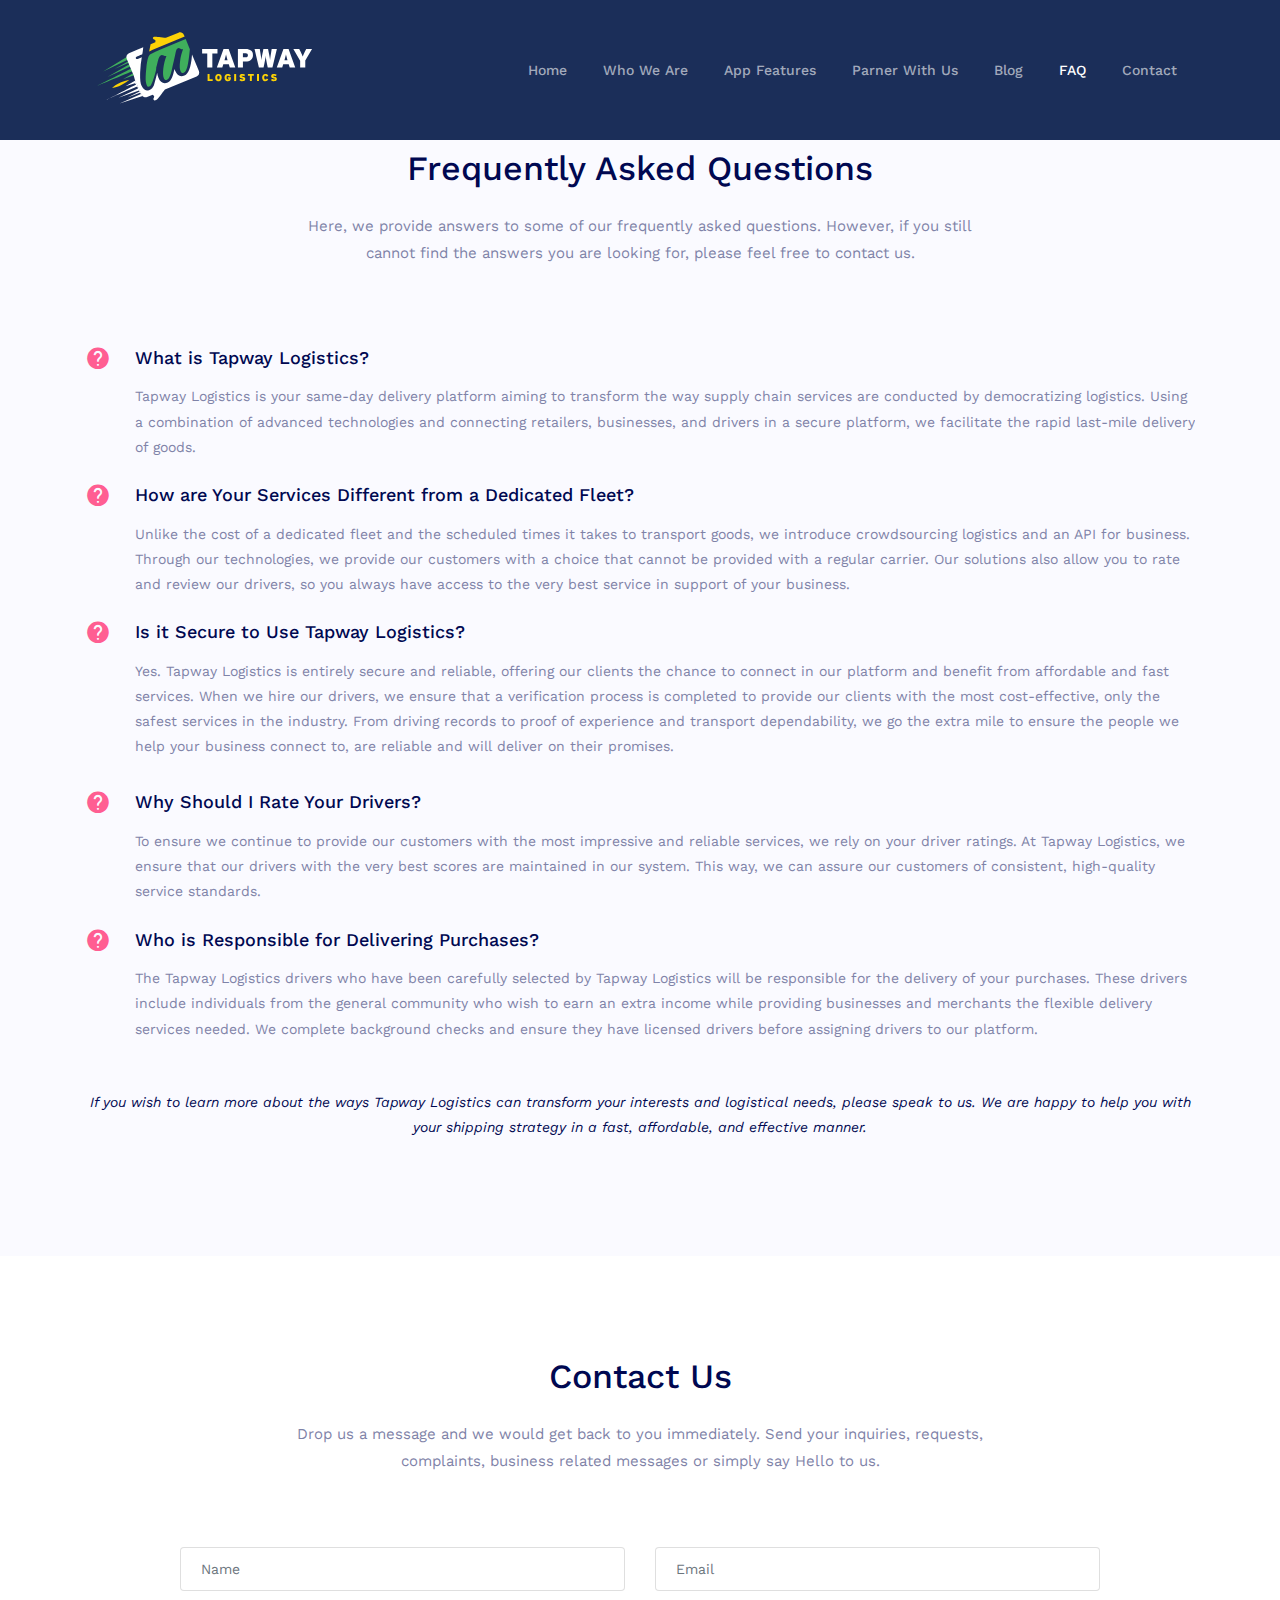
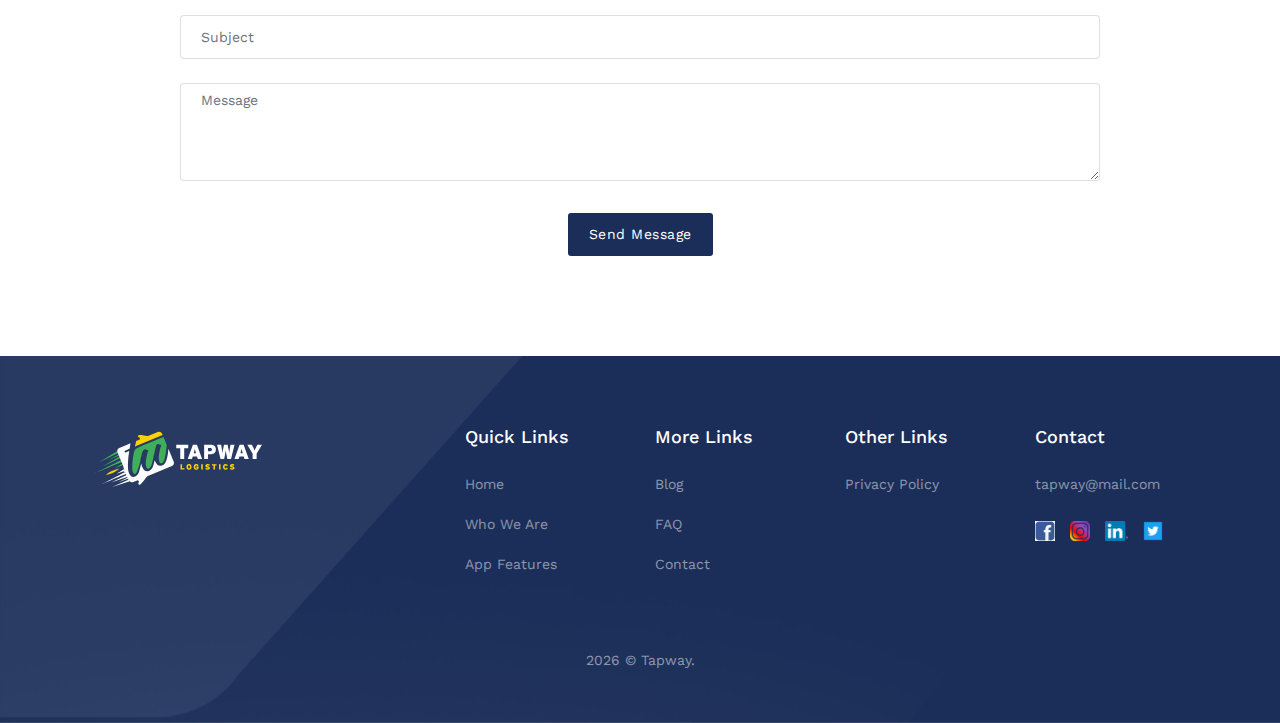
<file: faq.html>
<!DOCTYPE html>
<html lang="en">

<head>
	<meta charset="utf-8" />
	<title>FAQ | Tapway</title>
	<meta name="viewport" content="width=device-width, initial-scale=1.0">
	<meta name="description"
		content="Tapway offers easy scheduling from our website. Select a specific delivery time to ensure our courier partners deliver exactly when you want." />
	<meta name="keywords" content="tapway, delivery, door-to-door" />
	<meta
		content="Tapway, tapwaylogistics,tapway, delivery, door-to-door, logistics, package, shipping, naija, nigeria, lagos, tapway logistics,tapwaylogistics.com, jumia, max.ng, bolt, FAQ, Nigeria, start up"
		name="author" />
	<!-- favicon -->
	<link rel="shortcut icon" href="images/TAPWAY-FAVICON.svg">

	<!-- css -->
	<link href="css/bootstrap.min.css" rel="stylesheet" type="text/css" />
	<link href="css/materialdesignicons.min.css" rel="stylesheet" type="text/css" />

	<!--Slider-->
	<link rel="stylesheet" href="css/owl.carousel.css" />
	<link rel="stylesheet" href="css/owl.theme.css" />
	<link rel="stylesheet" href="css/owl.transitions.css" />

	<!-- Swiper CSS -->
	<link rel="stylesheet" href="css/swiper.min.css">

	<!-- magnific pop-up -->
	<link rel="stylesheet" type="text/css" href="css/magnific-popup.css" />

	<link href="css/style.css" rel="stylesheet" type="text/css" />

	<!-- Global site tag (gtag.js) - Google Analytics -->
	<script async src="https://www.googletagmanager.com/gtag/js?id=UA-154721369-1"></script>
	<script>
		window.dataLayer = window.dataLayer || [];
		function gtag() { dataLayer.push(arguments); }
		gtag('js', new Date());

		gtag('config', 'UA-154721369-1');
	</script>


</head>

<body>

	<!--Navbar Start-->
	<nav class="navbar navbar-expand-lg fixed-top navbar-custom sticky sticky-dark custom-nav">
		<div class="container">
			<!-- LOGO -->
			<a class="navbar-brand logo text-uppercase" href="index.html">
				<img src="images/TAPWAY.svg" class="logo-light" alt="" height="90">
				<img src="images/TAPWAY-blue.svg" class="logo-dark" alt="" height="90">
			</a>
			<button class="navbar-toggler" type="button" data-toggle="collapse" data-target="#navbarCollapse"
				aria-controls="navbarCollapse" aria-expanded="false" aria-label="Toggle navigation">
				<i class="mdi mdi-menu"></i>
			</button>
			<div class="collapse navbar-collapse" id="navbarCollapse">
				<ul class="navbar-nav ml-auto navbar-center" id="mySidenav">
					<li class="nav-item">
						<a href="index.html#home" class="nav-link">Home</a>
					</li>
					<li class="nav-item">
						<a href="index.html#services" class="nav-link">Who We Are</a>
					</li>
					<li class="nav-item">
						<a href="index.html#appfeatures" class="nav-link">App Features</a>
					</li>
					<li class="nav-item">
						<a href="#counter" class="nav-link">Parner With Us</a>
					</li>
					<li class="nav-item">
						<a href="blog.html" class="nav-link">Blog</a>
					</li>
					<li class="nav-item active">
						<a href="faq.html" class="nav-link">FAQ</a>
					</li>
					<li class="nav-item">
						<a href="index.html#contact" class="nav-link">Contact</a>
					</li>
				</ul>
			</div>
		</div>
	</nav>
	<!-- Navbar End -->


	<!-- START FEATURES -->
	<section class="section bg-light mt-5" id="features">
		<div class="container">
			<div class="row">
				<div class="col-lg-12">
					<h1 class="title-heading text-center">Frequently Asked Questions</h1>
					<p class="title-desc text-center text-muted mt-4">Here, we provide answers to some of our frequently
						asked questions. However, if
						you still cannot find the answers you are looking for, please feel free to contact us.</p>
				</div>
			</div>

			<div class="row mt-5 vertical-content">
				<div class="col-lg-12">
					<div class="mt-4">
						<div class="faq mt-3">
							<div class="faq-icon float-left">
								<i class="mdi mdi-help-circle"></i>
							</div>
							<div class="faq-content pl-4">
								<h5 class="faq-title mt-2 f-18">What is Tapway Logistics?</h5>
								<p class="mb-0 text-muted  mt-3">Tapway Logistics is your same-day delivery platform
									aiming to transform the way
									supply chain services are conducted by democratizing logistics. Using a combination
									of advanced technologies and connecting retailers, businesses, and drivers in a
									secure platform, we facilitate the rapid last-mile delivery of goods.</p>
							</div>
						</div>

						<div class="faq mt-3">
							<div class="faq-icon float-left">
								<i class="mdi mdi-help-circle"></i>
							</div>
							<div class="faq-content pl-4">
								<h5 class="faq-title mt-2 f-18">How are Your Services Different from a Dedicated Fleet?
								</h5>
								<p class="mb-0 text-muted mt-3">Unlike the cost of a dedicated fleet and the scheduled
									times it takes to transport
									goods, we introduce crowdsourcing logistics and an API for business. Through our
									technologies, we provide our customers with a choice that cannot be provided with a
									regular carrier. Our solutions also allow you to rate and review our drivers, so you
									always have access to the very best service in support of your business.</p>
							</div>
						</div>

						<div class="faq mt-3">
							<div class="faq-icon float-left">
								<i class="mdi mdi-help-circle"></i>
							</div>
							<div class="faq-content pl-4">
								<h5 class="faq-title mt-2 f-18">Is it Secure to Use Tapway Logistics?</h5>
								<p class="mb-0 text-muted mt-3">Yes. Tapway Logistics is entirely secure and reliable,
									offering our clients the chance
									to connect in our platform and benefit from affordable and fast services.
									When we hire our drivers, we ensure that a verification process is completed to
									provide our clients with the most cost-effective, only the safest services in the
									industry. From driving records to proof of experience and transport dependability,
									we
									go the extra mile to ensure the people we help your business connect to, are
									reliable
									and will deliver on their promises.</p>
							</div>
						</div>

					</div>
				</div>

				<div class="col-lg-12">
					<div class="mt-4">
						<div class="faq mt-3">
							<div class="faq-icon float-left">
								<i class="mdi mdi-help-circle"></i>
							</div>
							<div class="faq-content pl-4">
								<h5 class="faq-title mt-2 f-18">Why Should I Rate Your Drivers?</h5>
								<p class="mb-0 text-muted  mt-3">To ensure we continue to provide our customers with the
									most impressive and
									reliable services, we rely on your driver ratings. At Tapway Logistics, we ensure
									that
									our drivers with the very best scores are maintained in our system. This way, we can
									assure our customers of consistent, high-quality service standards.</p>
							</div>
						</div>

						<div class="faq mt-3">
							<div class="faq-icon float-left">
								<i class="mdi mdi-help-circle"></i>
							</div>
							<div class="faq-content pl-4">
								<h5 class="faq-title mt-2 f-18">Who is Responsible for Delivering Purchases?</h5>
								<p class="mb-0 text-muted mt-3">The Tapway Logistics drivers who have been carefully
									selected by Tapway Logistics
									will be responsible for the delivery of your purchases. These drivers include
									individuals from the general community who wish to earn an extra income while
									providing businesses and merchants the flexible delivery services needed. We
									complete background checks and ensure they have licensed drivers before
									assigning drivers to our platform.</p>
							</div>
						</div>

					</div>
				</div>

			</div>

			<div class="row mt-5 text-center">
				<div class="col-lg-12">
					<p><em>If you wish to learn more about the ways Tapway Logistics can transform your
							interests and logistical needs, please speak to us. We are happy to help you with
							your shipping strategy in a fast, affordable, and effective manner.</em></p>
				</div>
			</div>
		</div>
	</section>
	<!-- END FEATURES -->

	<!-- START CONTACT -->
	<section class="section" id="contact">
		<div class="container">
			<div class="row">
				<div class="col-lg-12">
					<h1 class="title-heading text-center">Contact Us</h1>
					<p class="title-desc text-center text-muted mt-4">Drop us a message and we would get back to you
						immediately. Send your inquiries, requests, complaints, business related messages or simply say
						Hello to us.
					</p>
				</div>
			</div>

			<div class="row justify-content-center mt-5">
				<div class="col-lg-10">
					<div class="custom-form mt-3">
						<div id="message"></div>
						<form method="post" action="php/contact.php" name="contact-form" id="contact-form">
							<div class="row">
								<div class="col-lg-6">
									<div class="form-group mt-2">
										<input name="name" id="name" class="form-control" placeholder="Name"
											type="text">
									</div>
								</div>
								<div class="col-lg-6">
									<div class="form-group mt-2">
										<input name="email" id="email" class="form-control" placeholder="Email"
											type="email">
									</div>
								</div>
							</div>
							<div class="row">
								<div class="col-lg-12">
									<div class="form-group mt-2">
										<input class="form-control" id="subject" placeholder="Subject" type="text">
									</div>
								</div>
							</div>
							<div class="row">
								<div class="col-lg-12">
									<div class="form-group mt-2">
										<textarea name="comments" id="comments" rows="4" class="form-control"
											placeholder="Message"></textarea>
									</div>
								</div>
							</div>
							<div class="row">
								<div class="col-lg-12 mt-3 text-center">
									<input id="submit" name="send" class="submitBnt btn btn-custom btn-round"
										value="Send Message" type="submit">
									<div id="simple-msg"></div>
								</div>
							</div>
						</form>
					</div>
				</div>
			</div>
		</div>
	</section>
	<!-- END CONTACT -->

	<!-- START FOOTER -->
	<section class="footer">
		<div class="footer-bg-overlay"></div>
		<div class="container">

			<!-- START FOOTER -->
			<div class="row footer-content">
				<div class="col-lg-4">
					<img src="images/TAPWAY.svg" alt="" height="70">
				</div>

				<div class="col-lg-8">
					<div class="row">
						<div class="col-lg-3">
							<h5 class="f-18 text-white">Quick Links</h5>
							<ul class="list-unstyled footer-link mt-3">
								<li><a href="index.html">Home</a></li>
								<li><a href="index.html#services">Who We Are</a></li>
								<li><a href="index.html#appfeatures">App Features</a></li>
							</ul>
						</div>

						<div class="col-lg-3">
							<h5 class="f-18 text-white">More Links</h5>
							<ul class="list-unstyled footer-link mt-3">
								<li><a href="blog.html">Blog</a></li>
								<li><a href="faq.html">FAQ</a></li>
								<li><a href="index.html">Contact</a></li>
							</ul>
						</div>

						<div class="col-lg-3">
							<h5 class="f-18 text-white">Other Links</h5>
							<ul class="list-unstyled footer-link mt-3">
								<li><a href="privacy-policy.html">Privacy Policy</a></li>
							</ul>
						</div>

						<div class="col-lg-3">
							<h5 class="f-18 text-white">Contact</h5>
							<ul class="list-unstyled footer-link mt-3">

								<li><a href="">tapway@mail.com</a></li>
							</ul>

							<div class="social-links">
								<a href="https://facebook.com/tapwaylogistics" target="_blank"><img
										src="./images/facebook.jpg" alt=""></a>
								<a href="https://instagram.com/tapwaylogistics" target="_blank"><img
										src="./images/instagram.png" alt=""></a>
								<a href="https://www.linkedin.com/company/tapway-logistics/" target="_blank"><img
										src="./images/linkedin.png" alt=""></a>
								<a href="https://www.twitter.com/tapwaylogistics" target="_blank"><img
										src="./images/twitter-icon-square-logo-preview-400x400.png" alt=""></a>
							</div>

						</div>
					</div>
				</div>
			</div>
			<!-- END FOOTER -->

			<!-- START FOOTER-AlT -->
			<div class="row mt-5">
				<div class="col-lg-12">
					<p class="footer-alt text-center text-white-50 mb-0">
						<script type="text/javascript"> document.write(new Date().getFullYear()); </script> © Tapway.
					</p>
				</div>
			</div>
			<!-- END FOOTER-ALT -->

		</div>

	</section>
	<!-- END FOOTER -->

	<!-- javascript -->
	<script src="js/jquery.min.js"></script>
	<script src="js/bootstrap.bundle.min.js"></script>
	<script src="js/jquery.easing.min.js"></script>
	<script src="js/scrollspy.min.js"></script>
	<script src="js/counter.init.js"></script>

	<!-- Owl Carousel -->
	<script src="js/owl.carousel.min.js"></script>

	<!-- Swiper JS -->
	<script src="js/swiper.min.js"></script>

	<!-- Magnific Popup -->
	<script src="js/jquery.magnific-popup.min.js"></script>
	<script src="js/contact.js"></script>
	<script src="js/plugins-init.js"></script>
	<script src="js/app.js"></script>
</body>

</html>
</file>
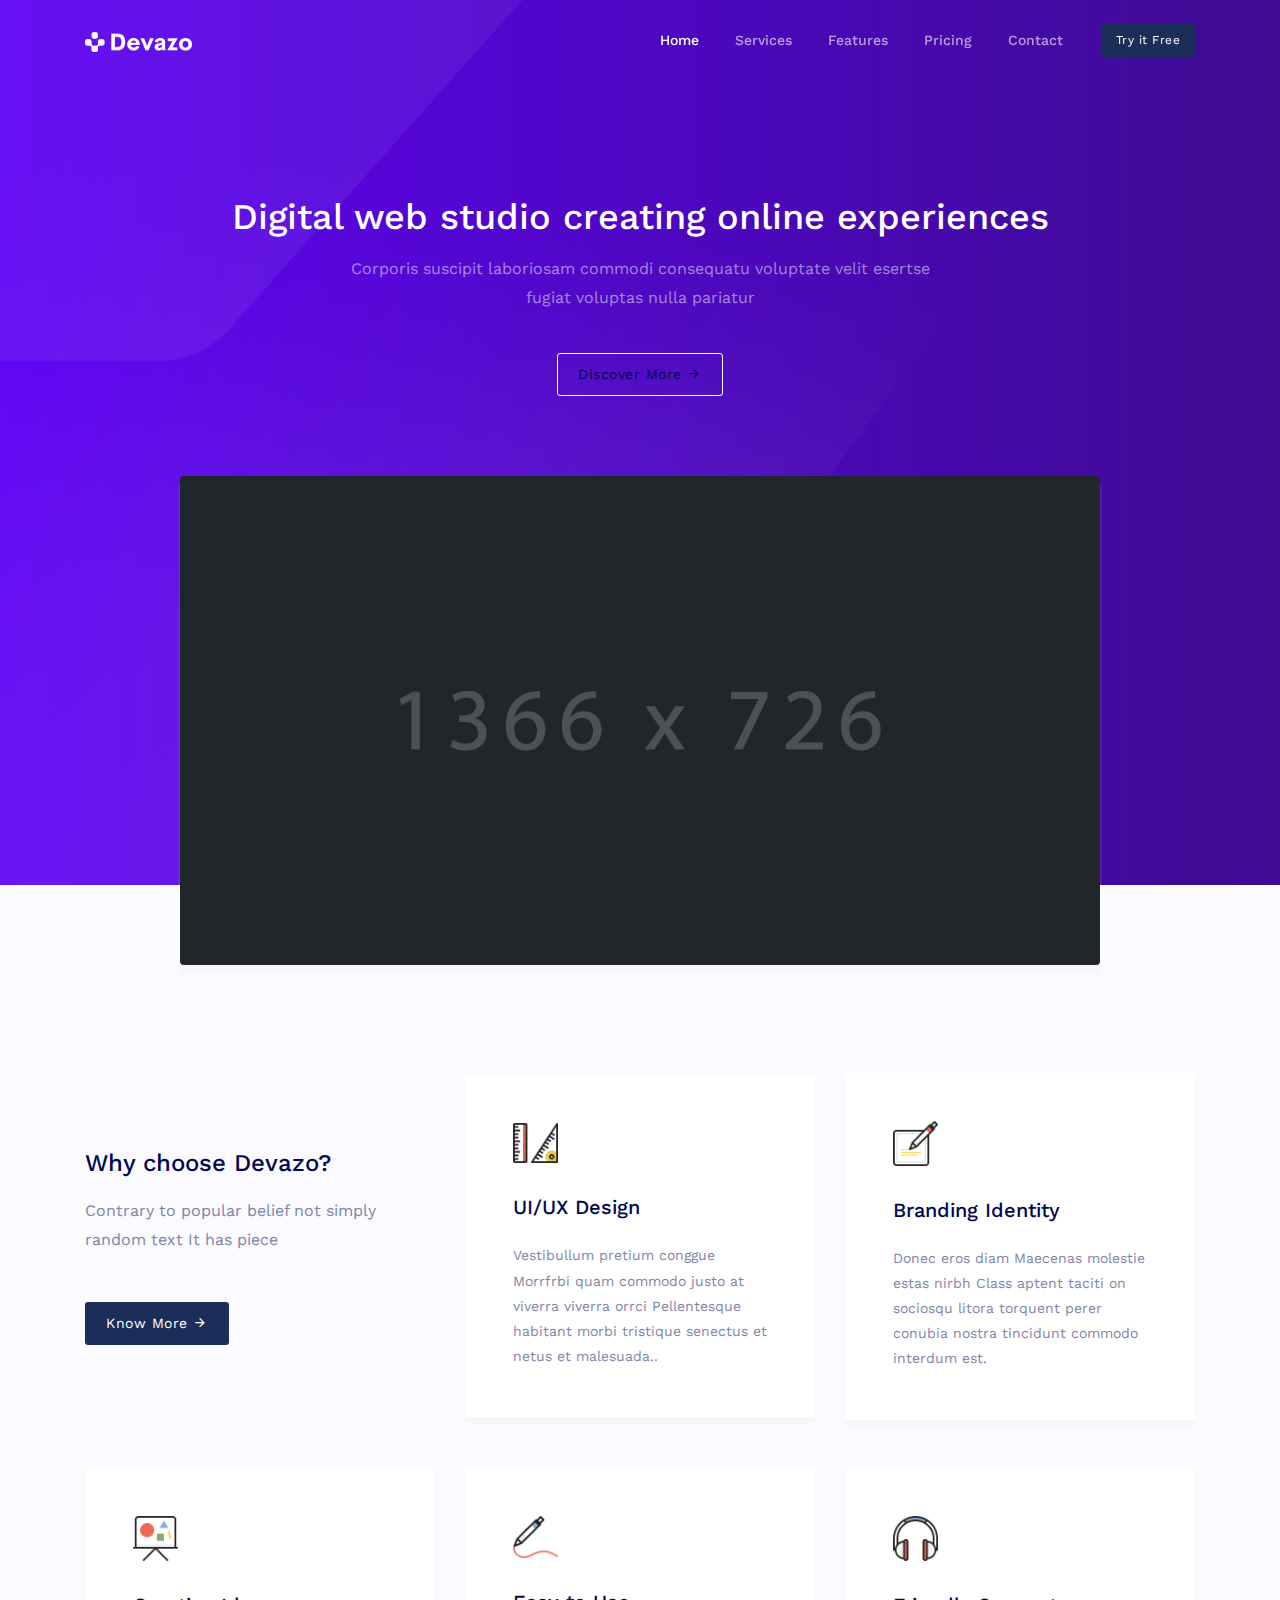
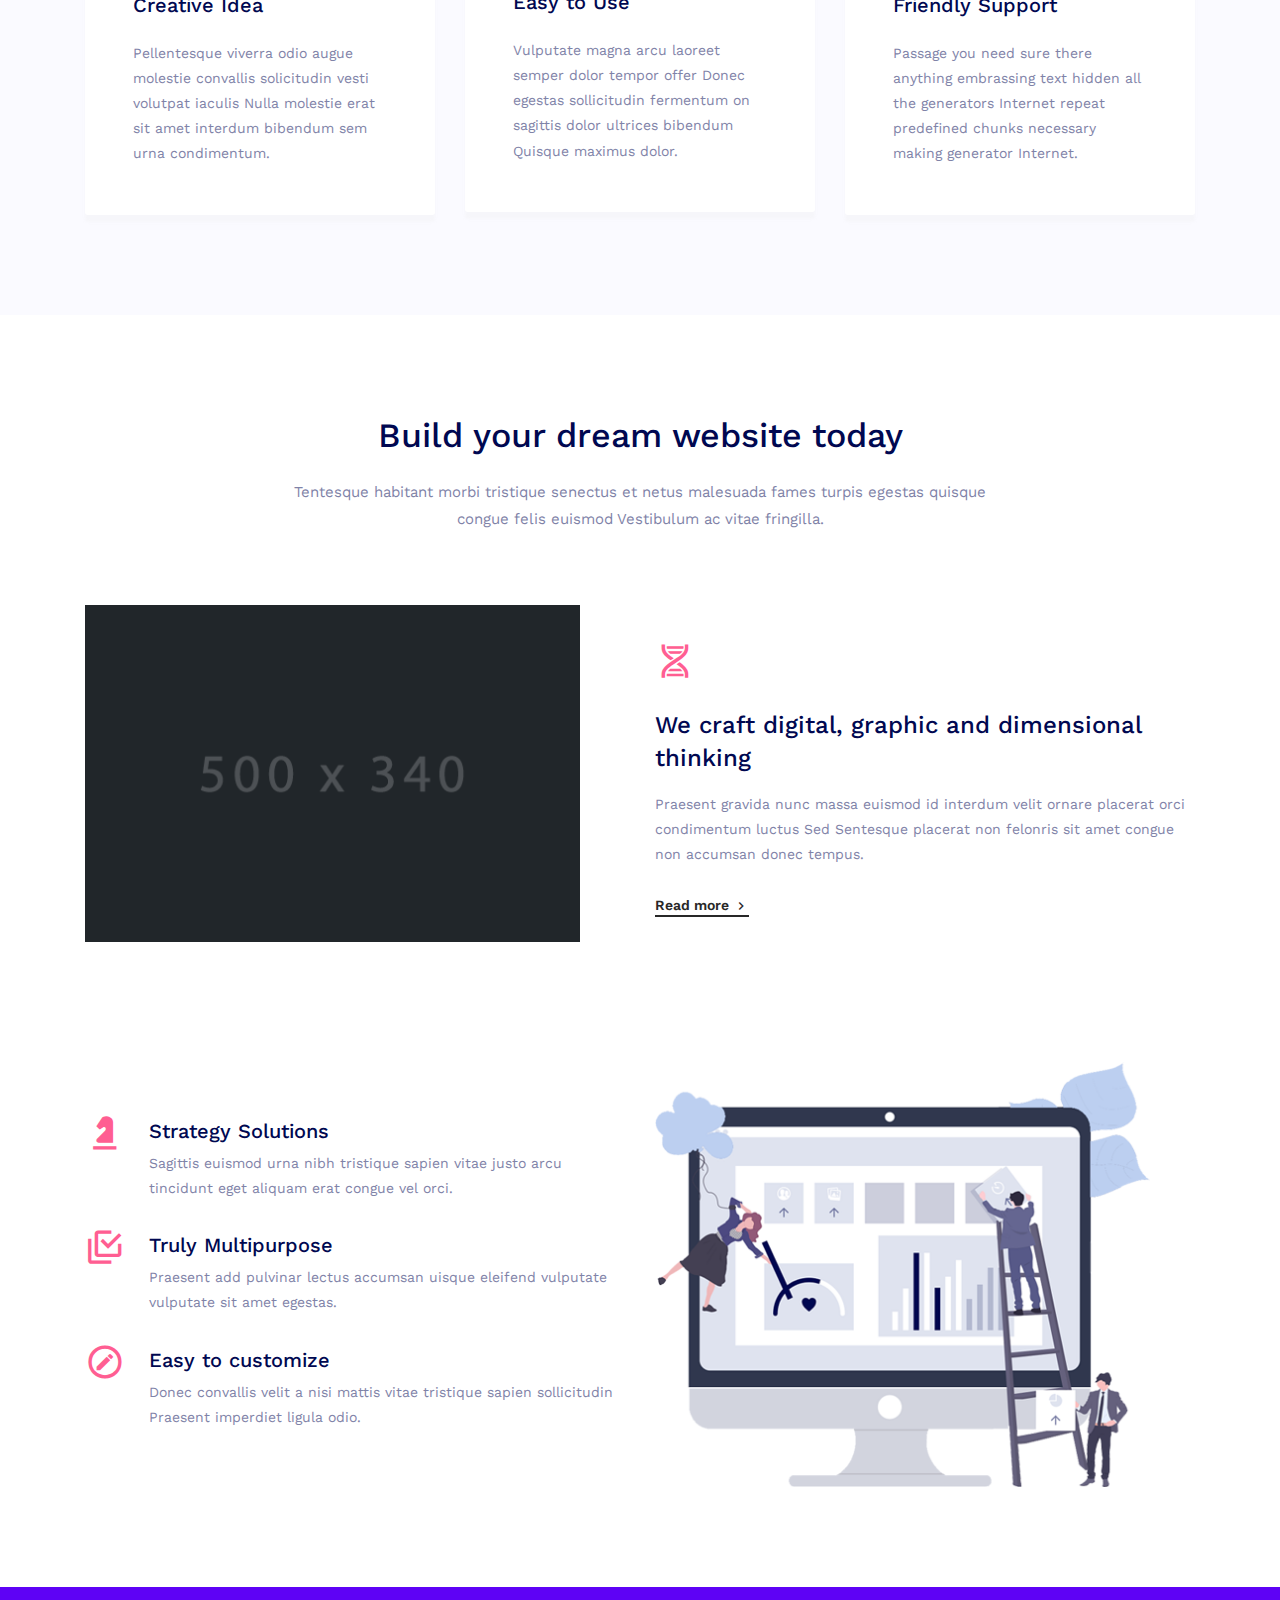
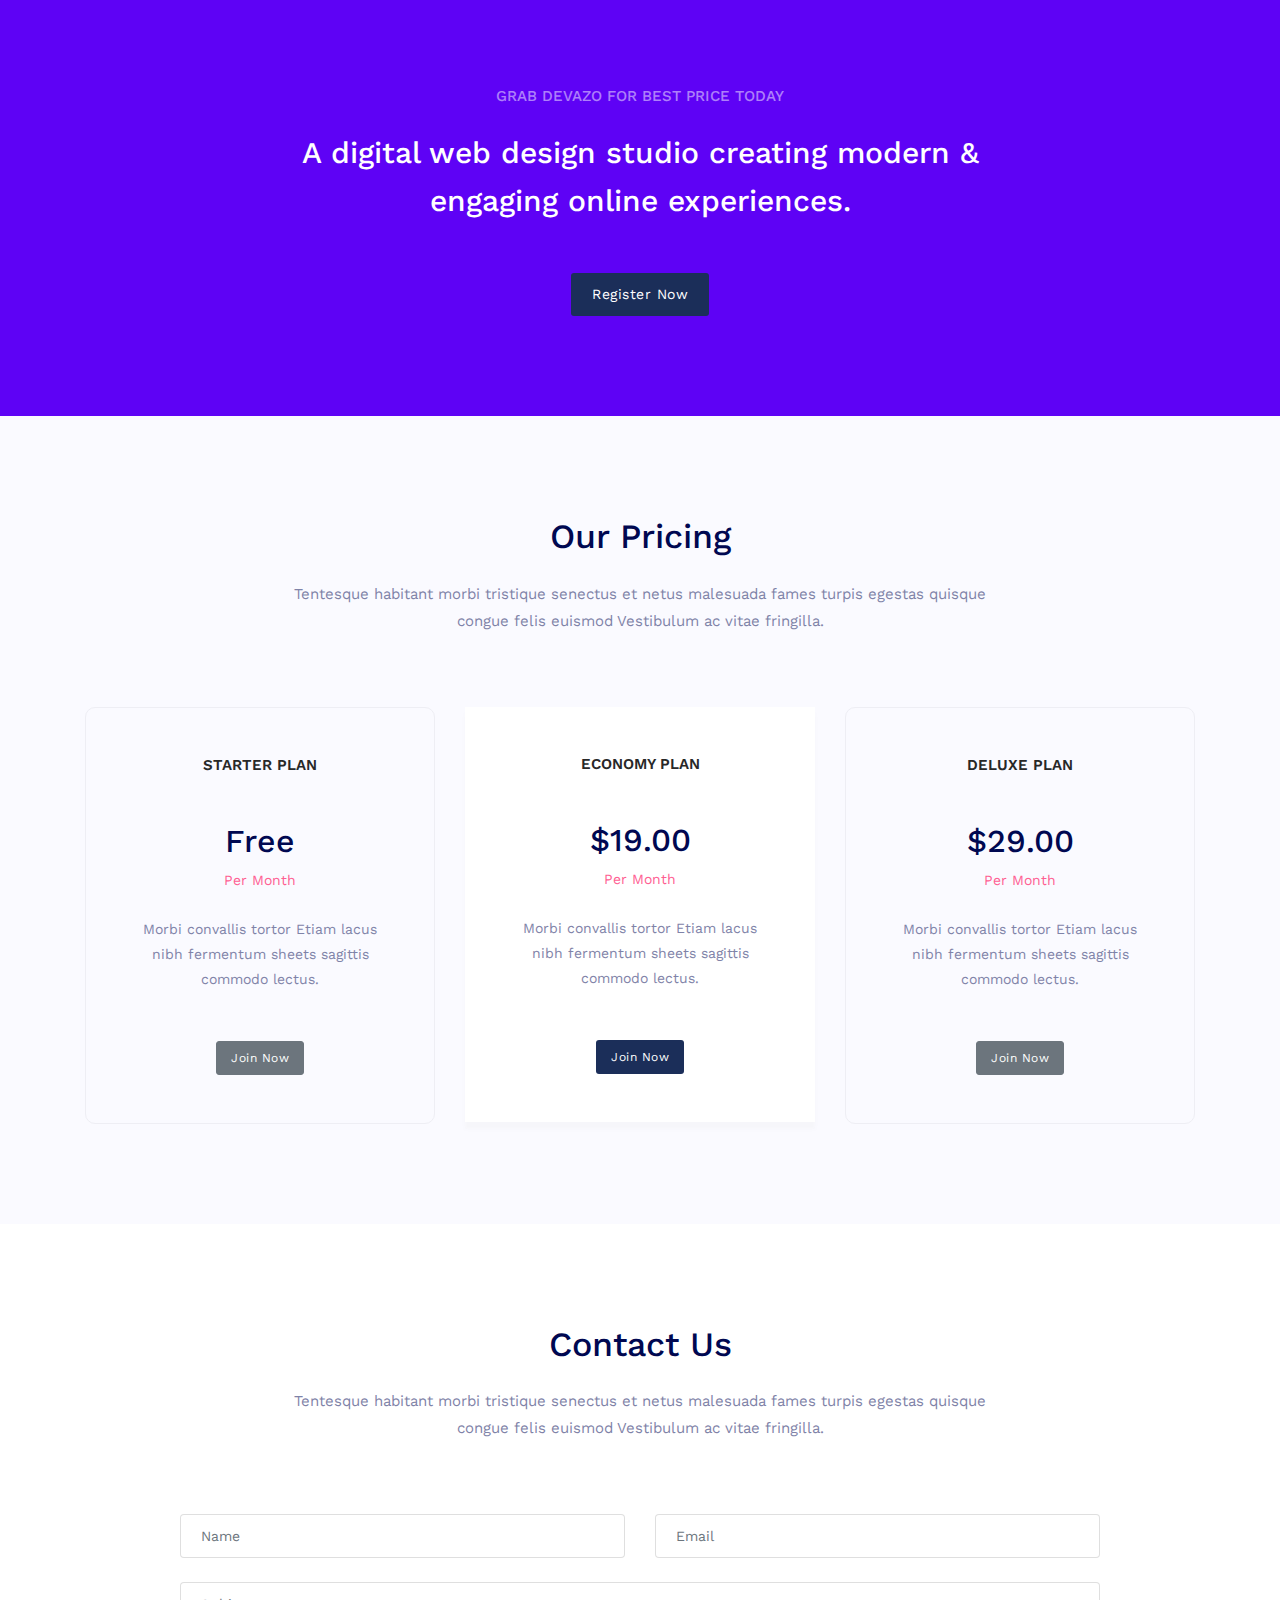
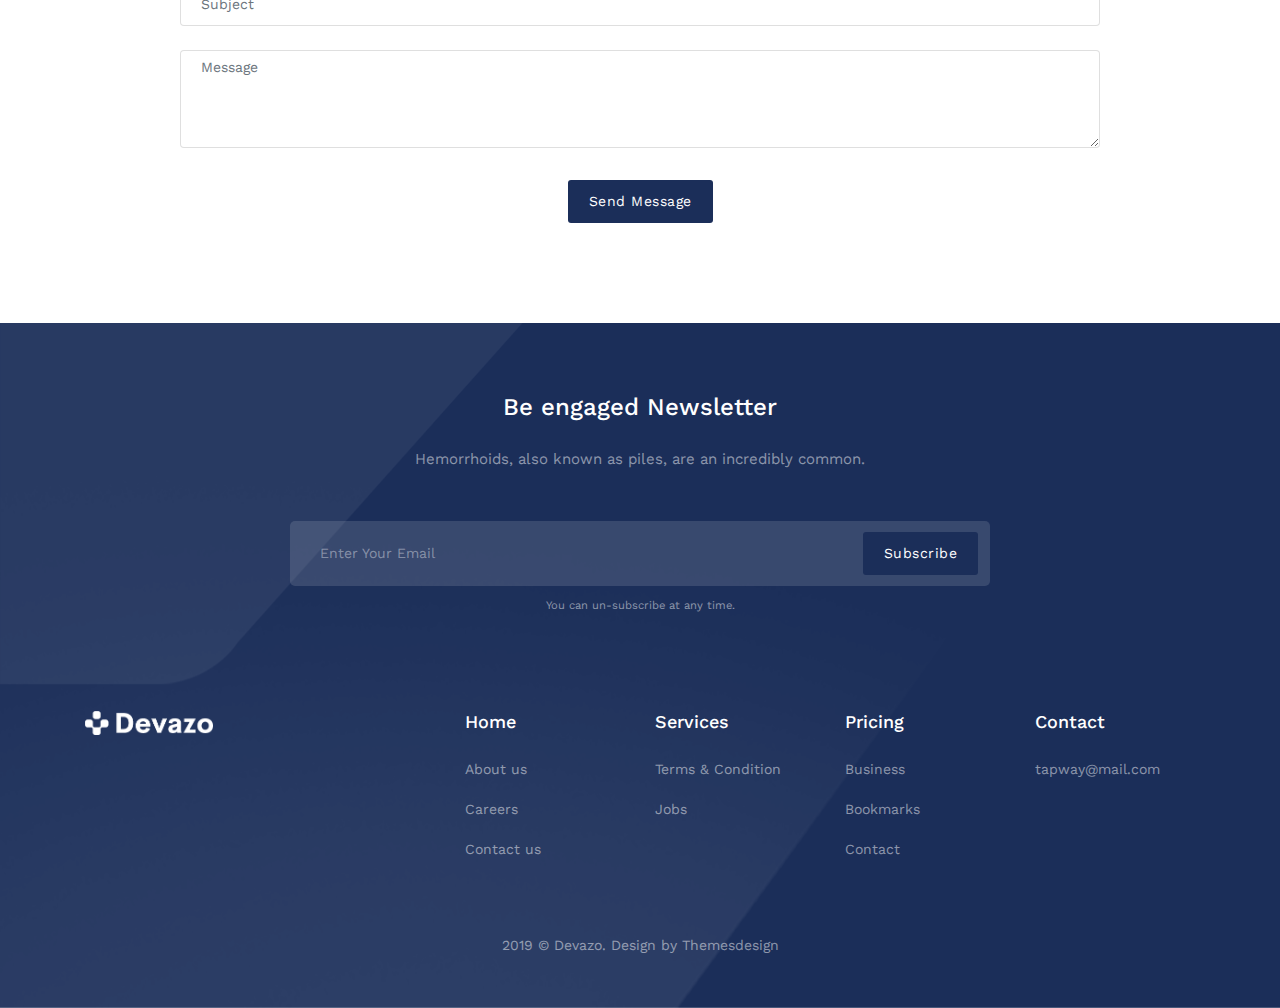
<file: index-2.html>
<!DOCTYPE html>
<html lang="en">

<head>
    <meta charset="utf-8" />
    <title>Devazo</title>
    <meta name="viewport" content="width=device-width, initial-scale=1.0">
    <meta name="description" content="Premium Bootstrap 4 Landing Page Template" />
    <meta name="keywords" content="bootstrap 4, premium, marketing, multipurpose" />
    <meta content="Themesdesign" name="author" />
    <!-- favicon -->
    <link rel="shortcut icon" href="images/favicon.ico">

    <!-- css -->
    <link href="css/bootstrap.min.css" rel="stylesheet" type="text/css" />
    <link href="css/materialdesignicons.min.css" rel="stylesheet" type="text/css" />

    <!--Slider-->
    <link rel="stylesheet" href="css/owl.carousel.css" />
    <link rel="stylesheet" href="css/owl.theme.css" />
    <link rel="stylesheet" href="css/owl.transitions.css" />

    <link href="css/style.css" rel="stylesheet" type="text/css" />

</head>

<body>

    <!--Navbar Start-->
    <nav class="navbar navbar-expand-lg fixed-top navbar-custom sticky sticky-dark">
        <div class="container">
            <!-- LOGO -->
            <a class="navbar-brand logo text-uppercase" href="index.html">
                <img src="images/logo-light.png" class="logo-light" alt="" height="20">
                <img src="images/logo-dark.png" class="logo-dark" alt="" height="20">
            </a>
            <button class="navbar-toggler" type="button" data-toggle="collapse" data-target="#navbarCollapse" aria-controls="navbarCollapse" aria-expanded="false" aria-label="Toggle navigation">
                <i class="mdi mdi-menu"></i>
            </button>
            <div class="collapse navbar-collapse" id="navbarCollapse">
                <ul class="navbar-nav ml-auto navbar-center" id="mySidenav">
                    <li class="nav-item active">
                        <a href="#home" class="nav-link">Home</a>
                    </li>
                    <li class="nav-item">
                        <a href="#services" class="nav-link">services</a>
                    </li>
                    <li class="nav-item">
                        <a href="#features" class="nav-link">Features</a>
                    </li>
                    <li class="nav-item">
                        <a href="#pricing" class="nav-link">Pricing</a>
                    </li>
                    <li class="nav-item">
                        <a href="#contact" class="nav-link">Contact</a>
                    </li>
                </ul>
                <div class="navbar-button">
                    <a href="" class="btn btn-sm btn-custom btn-round">Try it Free</a>
                </div>

            </div>
        </div>
    </nav>
    <!-- Navbar End -->

    <!-- START HOME -->
    <section class="bg-home-2" id="home">
        <div class="home-bg-overlay"></div>
        <div class="home-center">
            <div class="home-desc-center">
                <div class="container">
                    <div class="row justify-content-center">
                        <div class="col-lg-10">
                            <div class="text-center">
                                <h1 class="home-title-2 mt-5 pt-5">Digital web studio creating online experiences</h1>
                                <p class="home-desc-2 text-white-50 mx-auto mt-3">Corporis suscipit laboriosam commodi consequatu voluptate velit esertse fugiat voluptas nulla pariatur </p>

                                <div class="home-button mt-4">
                                    <a href="#" class="btn btn-outline btn-round mt-3">Discover More <i class="mdi mdi-arrow-right"></i></a>
                                </div>

                                <div class="home-img-2">
                                    <img src="images/features/img-5.png" alt="" class="img-fluid rounded">
                                </div>

                            </div>
                        </div>

                    </div>
                </div>
            </div>
        </div>
    </section>
    <!-- END HOME -->

    <!-- START SERVICES -->
    <section class="section bg-light" id="services">
        <div class="container">
            <div class="row mt-5 pt-3 vertical-content">

                <div class="col-lg-4">
                    <div class="mt-4">
                        <h4 class="services-title line-height_1_4">Why choose Devazo?</h4>
                        <p class="text-muted mt-3 f-16">Contrary to popular belief not simply random text It has piece</p>
                        <div class="mt-5">
                            <a href="" class="btn btn-custom btn-round">Know More <i class="mdi mdi-arrow-right"></i></a>
                        </div>
                    </div>
                </div>

                <div class="col-lg-4">
                    <div class="services-box bg-white p-5 btn-round mt-4">
                        <div class="services-icon">
                            <img src="images/icon/rulers.png" class="img-fluid" alt="">
                        </div>
                        <h5 class="mt-4 pt-2">UI/UX Design</h5>
                        <p class="text-muted mt-4 mb-0">Vestibullum pretium conggue Morrfrbi quam commodo justo at viverra viverra orrci Pellentesque habitant morbi tristique senectus et netus et malesuada..</p>
                    </div>
                </div>

                <div class="col-lg-4">
                    <div class="services-box bg-white p-5 btn-round mt-4">
                        <div class="services-icon">
                            <img src="images/icon/compose.png" class="img-fluid" alt="">
                        </div>
                        <h5 class="mt-4 pt-2">Branding Identity</h5>
                        <p class="text-muted mt-4 mb-0">Donec eros diam Maecenas molestie estas nirbh Class aptent taciti on sociosqu litora torquent perer conubia nostra tincidunt commodo interdum est.</p>
                    </div>
                </div>
            </div>

            <div class="row mt-4">
                <div class="col-lg-4">
                    <div class="services-box bg-white p-5 btn-round mt-4">
                        <div class="services-icon">
                            <img src="images/icon/presentation.png" class="img-fluid" alt="">
                        </div>
                        <h5 class="mt-4 pt-2">Creative Idea</h5>
                        <p class="text-muted mt-4 mb-0">Pellentesque viverra odio augue molestie convallis solicitudin vesti volutpat iaculis Nulla molestie erat sit amet interdum bibendum sem urna condimentum.</p>
                    </div>
                </div>

                <div class="col-lg-4">
                    <div class="services-box bg-white p-5 btn-round mt-4">
                        <div class="services-icon">
                            <img src="images/icon/pen.png" class="img-fluid" alt="">
                        </div>
                        <h5 class="mt-4 pt-2">Easy to Use</h5>
                        <p class="text-muted mt-4 mb-0">Vulputate magna arcu laoreet semper dolor tempor offer Donec egestas sollicitudin fermentum on sagittis dolor ultrices bibendum Quisque maximus dolor.</p>
                    </div>
                </div>

                <div class="col-lg-4">
                    <div class="services-box bg-white p-5 btn-round mt-4">
                        <div class="services-icon">
                            <img src="images/icon/headphones.png" class="img-fluid" alt="">
                        </div>
                        <h5 class="mt-4 pt-2">Friendly Support</h5>
                        <p class="text-muted mt-4 mb-0">Passage you need sure there anything embrassing text hidden all the generators Internet repeat predefined chunks necessary making generator Internet.</p>
                    </div>
                </div>
            </div>
        </div>
    </section>
    <!-- END SERVICES -->

    <!-- START FEATURES -->
    <section class="section" id="features">
        <div class="container">
            <div class="row">
                <div class="col-lg-12">
                    <h1 class="title-heading text-center">Build your dream website today</h1>
                    <p class="title-desc text-center text-muted mt-4">Tentesque habitant morbi tristique senectus et netus malesuada fames turpis egestas quisque congue felis euismod Vestibulum ac vitae fringilla.</p>
                </div>
            </div>

            <div class="row mt-4 vertical-content">
                <div class="col-lg-6">
                    <div class="features-img mt-5">
                        <img src="images/features/img-3.png" class="img-fluid" alt="">
                    </div>
                </div>

                <div class="col-lg-6">
                    <div class="features-content mt-5">
                        <div class="features-icon">
                            <i class="mdi mdi-dna"></i>
                        </div>
                        <h4 class="line-height_1_4 mt-3">We craft digital, graphic and dimensional thinking</h4>
                        <p class="text-muted mt-3">Praesent gravida nunc massa euismod id interdum velit ornare placerat orci condimentum luctus Sed Sentesque placerat non felonris sit amet congue non accumsan donec tempus.</p>
                        <div class="mt-4">
                            <a href="" class="read-more">Read more <i class="mdi mdi-chevron-right"></i></a>
                        </div>
                    </div>
                </div>
            </div>

            <div class="row vertical-content mt-5 pt-5">
                <div class="col-lg-6">
                    <div class="features-content mt-4">

                        <div class="mt-3">
                            <div class="features-icon-2 float-left">
                                <i class="mdi mdi-chess-knight"></i>
                            </div>
                            <div class="ml-5 pl-3 pt-3">
                                <h5>Strategy Solutions</h5>
                                <p class="text-muted">Sagittis euismod urna nibh tristique sapien vitae justo arcu tincidunt eget aliquam erat congue vel orci.</p>
                            </div>
                        </div>

                        <div class="mt-3">
                            <div class="features-icon-2 float-left">
                                <i class="mdi mdi-checkbox-multiple-marked-outline"></i>
                            </div>
                            <div class="ml-5 pl-3 pt-3">
                                <h5>Truly Multipurpose</h5>
                                <p class="text-muted">Praesent add pulvinar lectus accumsan uisque eleifend vulputate vulputate sit amet egestas.</p>
                            </div>
                        </div>

                        <div class="mt-3">
                            <div class="features-icon-2 float-left">
                                <i class="mdi mdi-pencil-circle-outline"></i>
                            </div>
                            <div class="ml-5 pl-3 pt-3">
                                <h5>Easy to customize</h5>
                                <p class="text-muted">Donec convallis velit a nisi mattis vitae tristique sapien sollicitudin Praesent imperdiet ligula odio.</p>
                            </div>
                        </div>

                    </div>
                </div>

                <div class="col-lg-6">
                    <div class="features-img mt-4 text-right">
                        <img src="images/features/img-4.png" class="img-fluid" alt="">
                    </div>
                </div>

            </div>

        </div>
    </section>
    <!-- END FEATURES -->

    <!-- START CTA -->
    <section class="section bg-custom">
        <div class="container">
            <div class="row justify-content-center">
                <div class="col-lg-10">
                    <div class="cta-content text-center">
                        <h5 class="f-15 text-white-50 text-uppercase">Grab Devazo For Best Price Today</h5>
                        <h3 class="cta-title line-height_1_6 mt-4">A digital web design studio creating modern & engaging online experiences.</h3>
                        <div class="mt-5">
                            <a href="" class="btn btn-custom btn-round">Register Now</a>
                        </div>
                    </div>
                </div>
            </div>
        </div>
    </section>
    <!-- END CTA -->

    <!-- START PRICING -->
    <section class="section bg-light" id="pricing">
        <div class="container">
            <div class="row">
                <div class="col-lg-12">
                    <h1 class="title-heading text-center">Our Pricing</h1>
                    <p class="title-desc text-center text-muted mt-4">Tentesque habitant morbi tristique senectus et netus malesuada fames turpis egestas quisque congue felis euismod Vestibulum ac vitae fringilla.</p>
                </div>
            </div>

            <div class="row mt-4">

                <div class="col-lg-4">
                    <div class="pricing-box text-center p-5 mt-5">
                        <h4 class="pricing-plan text-uppercase">Starter plan</h4>
                        <h2 class="pricing-price mt-5 mb-0">Free</h2>
                        <p class="pricing-month mt-2">Per Month</p>
                        <p class="text-muted mt-4">Morbi convallis tortor Etiam lacus nibh fermentum sheets sagittis commodo lectus.</p>
                        <div class="mt-5">
                            <a href="" class="btn btn-secondary btn-sm btn-round">Join Now</a>
                        </div>
                    </div>
                </div>

                <div class="col-lg-4">
                    <div class="pricing-box-active text-center bg-white p-5 mt-5">
                        <h4 class="pricing-plan text-uppercase">Economy Plan</h4>
                        <h2 class="pricing-price mt-5 mb-0">$19.00</h2>
                        <p class="pricing-month mt-2">Per Month</p>
                        <p class="text-muted mt-4">Morbi convallis tortor Etiam lacus nibh fermentum sheets sagittis commodo lectus.</p>
                        <div class="mt-5">
                            <a href="" class="btn btn-custom btn-sm btn-round">Join Now</a>
                        </div>
                    </div>
                </div>

                <div class="col-lg-4">
                    <div class="pricing-box text-center p-5 mt-5">
                        <h4 class="pricing-plan text-uppercase">Deluxe Plan</h4>
                        <h2 class="pricing-price mt-5 mb-0">$29.00 <span></span></h2>
                        <p class="pricing-month mt-2">Per Month</p>
                        <p class="text-muted mt-4">Morbi convallis tortor Etiam lacus nibh fermentum sheets sagittis commodo lectus.</p>
                        <div class="mt-5">
                            <a href="" class="btn btn-secondary btn-sm btn-round">Join Now</a>
                        </div>
                    </div>
                </div>

            </div>
        </div>
    </section>
    <!-- END PRICING -->

    <!-- START CONTACT -->
    <section class="section" id="contact">
        <div class="container">
            <div class="row">
                <div class="col-lg-12">
                    <h1 class="title-heading text-center">Contact Us</h1>
                    <p class="title-desc text-center text-muted mt-4">Tentesque habitant morbi tristique senectus et netus malesuada fames turpis egestas quisque congue felis euismod Vestibulum ac vitae fringilla.</p>
                </div>
            </div>

            <div class="row justify-content-center mt-5">
                <div class="col-lg-10">
                    <div class="custom-form mt-3">
                        <div id="message"></div>
                        <form method="post" action="php/contact.php" name="contact-form" id="contact-form">
                            <div class="row">
                                <div class="col-lg-6">
                                    <div class="form-group mt-2">
                                        <input name="name" id="name" class="form-control" placeholder="Name" type="text">
                                    </div>
                                </div>
                                <div class="col-lg-6">
                                    <div class="form-group mt-2">
                                        <input name="email" id="email" class="form-control" placeholder="Email" type="email">
                                    </div>
                                </div>
                            </div>
                            <div class="row">
                                <div class="col-lg-12">
                                    <div class="form-group mt-2">
                                        <input class="form-control" id="subject" placeholder="Subject" type="text">
                                    </div>
                                </div>
                            </div>
                            <div class="row">
                                <div class="col-lg-12">
                                    <div class="form-group mt-2">
                                        <textarea name="comments" id="comments" rows="4" class="form-control" placeholder="Message"></textarea>
                                    </div>
                                </div>
                            </div>
                            <div class="row">
                                <div class="col-lg-12 mt-3 text-center">
                                    <input id="submit" name="send" class="submitBnt btn btn-custom btn-round" value="Send Message" type="submit">
                                    <div id="simple-msg"></div>
                                </div>
                            </div>
                        </form>
                    </div>
                </div>
            </div>
        </div>
    </section>
    <!-- END CONTACT -->

    <!-- START FOOTER -->
    <section class="section footer">
        <div class="footer-bg-overlay"></div>
        <div class="container">

            <!-- START SUBSCRIBE -->
            <div class="row">
                <div class="col-lg-12">
                    <div class="subscribe-heading">
                        <h4 class="text-center text-white">Be engaged Newsletter</h4>
                        <p class="title-desc text-center text-white-50 mt-4">Hemorrhoids, also known as piles, are an incredibly common.</p>
                    </div>
                </div>
            </div>

            <div class="row mt-4">
                <div class="col-lg-12">
                    <div class="subcribe-form mt-4">
                        <form action="#">
                            <input placeholder="Enter Your Email" type="text">
                            <button type="submit" class="btn btn-custom btn-round">Subscribe</button>
                        </form>
                        <div class="text-center mt-2">
                            <small class="text-white-50">You can un-subscribe at any time.</small>
                        </div>
                    </div>
                </div>
            </div>
            <!-- END SUBSCRIBE -->

            <!-- START FOOTER -->
            <div class="row footer-content mt-5 pt-5">
                <div class="col-lg-4">
                    <img src="images/logo-light.png" alt="" height="24">
                </div>

                <div class="col-lg-8">
                    <div class="row">
                        <div class="col-lg-3">
                            <h5 class="f-18 text-white">Home</h5>
                            <ul class="list-unstyled footer-link mt-3">
                                <li><a href="">About us</a></li>
                                <li><a href="">Careers</a></li>
                                <li><a href="">Contact us</a></li>
                            </ul>
                        </div>

                        <div class="col-lg-3">
                            <h5 class="f-18 text-white">Services</h5>
                            <ul class="list-unstyled footer-link mt-3">
                                <li><a href="">Terms & Condition</a></li>
                                <li><a href="">Jobs</a></li>
                            </ul>
                        </div>

                        <div class="col-lg-3">
                            <h5 class="f-18 text-white">Pricing</h5>
                            <ul class="list-unstyled footer-link mt-3">
                                <li><a href="">Business</a></li>
                                <li><a href="">Bookmarks</a></li>
                                <li><a href="">Contact</a></li>
                            </ul>
                        </div>

                        <div class="col-lg-3">
                            <h5 class="f-18 text-white">Contact</h5>
                            <ul class="list-unstyled footer-link mt-3">
                                
                                <li><a href="">tapway@mail.com</a></li>
                            </ul>
                        </div>
                    </div>
                </div>
            </div>
            <!-- END FOOTER -->

            <!-- START FOOTER-AlT -->
            <div class="row mt-5">
                <div class="col-lg-12">
                    <p class="footer-alt text-center text-white-50 mb-0">2019 © Devazo. Design by Themesdesign</p>
                </div>
            </div>
            <!-- END FOOTER-ALT -->

        </div>
    </section>
    <!-- END FOOTER -->

    <!-- javascript -->
    <script src="js/jquery.min.js"></script>
    <script src="js/bootstrap.bundle.min.js"></script>
    <script src="js/jquery.easing.min.js"></script>
    <script src="js/scrollspy.min.js"></script>
    <!-- Owl Carousel -->
    <script src="js/owl.carousel.min.js"></script>

    <!-- Swiper JS -->
    <script src="js/swiper.min.js"></script>

    <!-- Magnific Popup -->
    <script src="js/jquery.magnific-popup.min.js"></script>
    <script src="js/contact.js"></script>
    <script src="js/plugins-init.js"></script>
    <script src="js/app.js"></script>

</body>

</html>
</file>
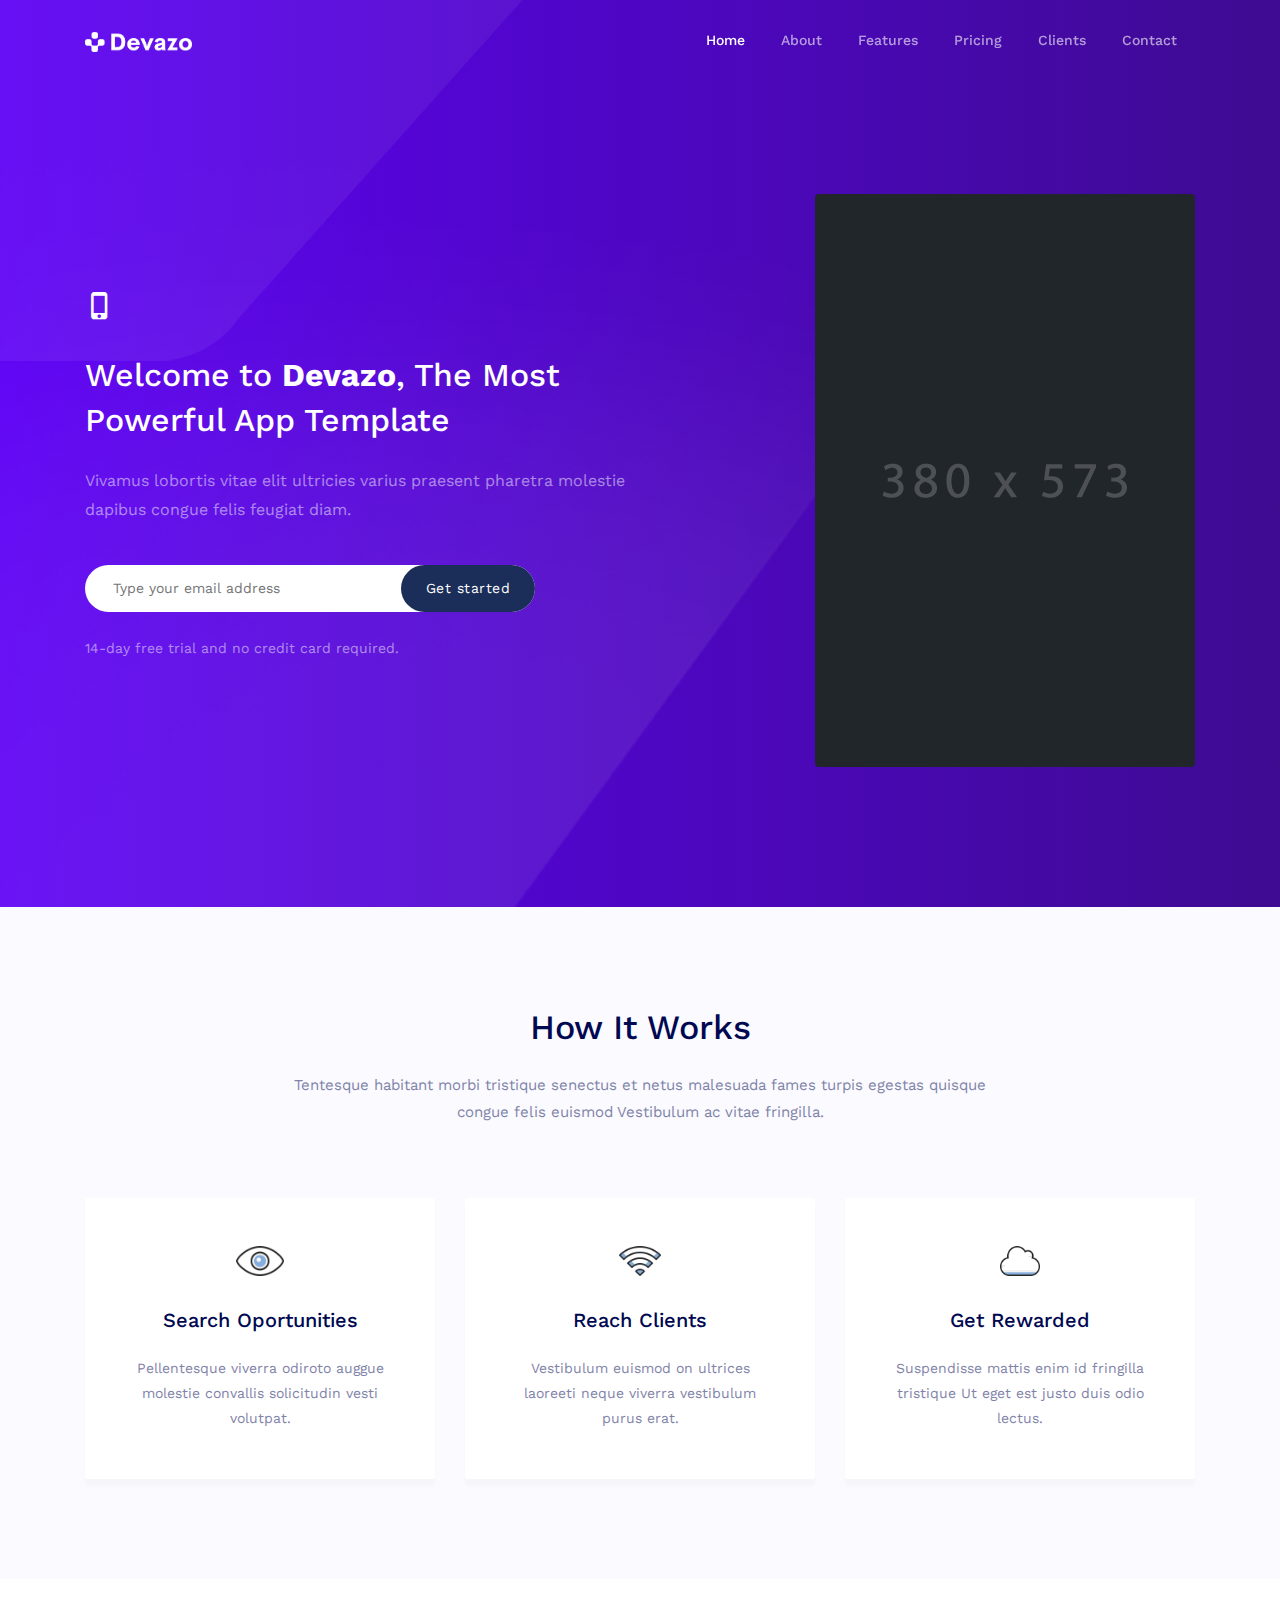
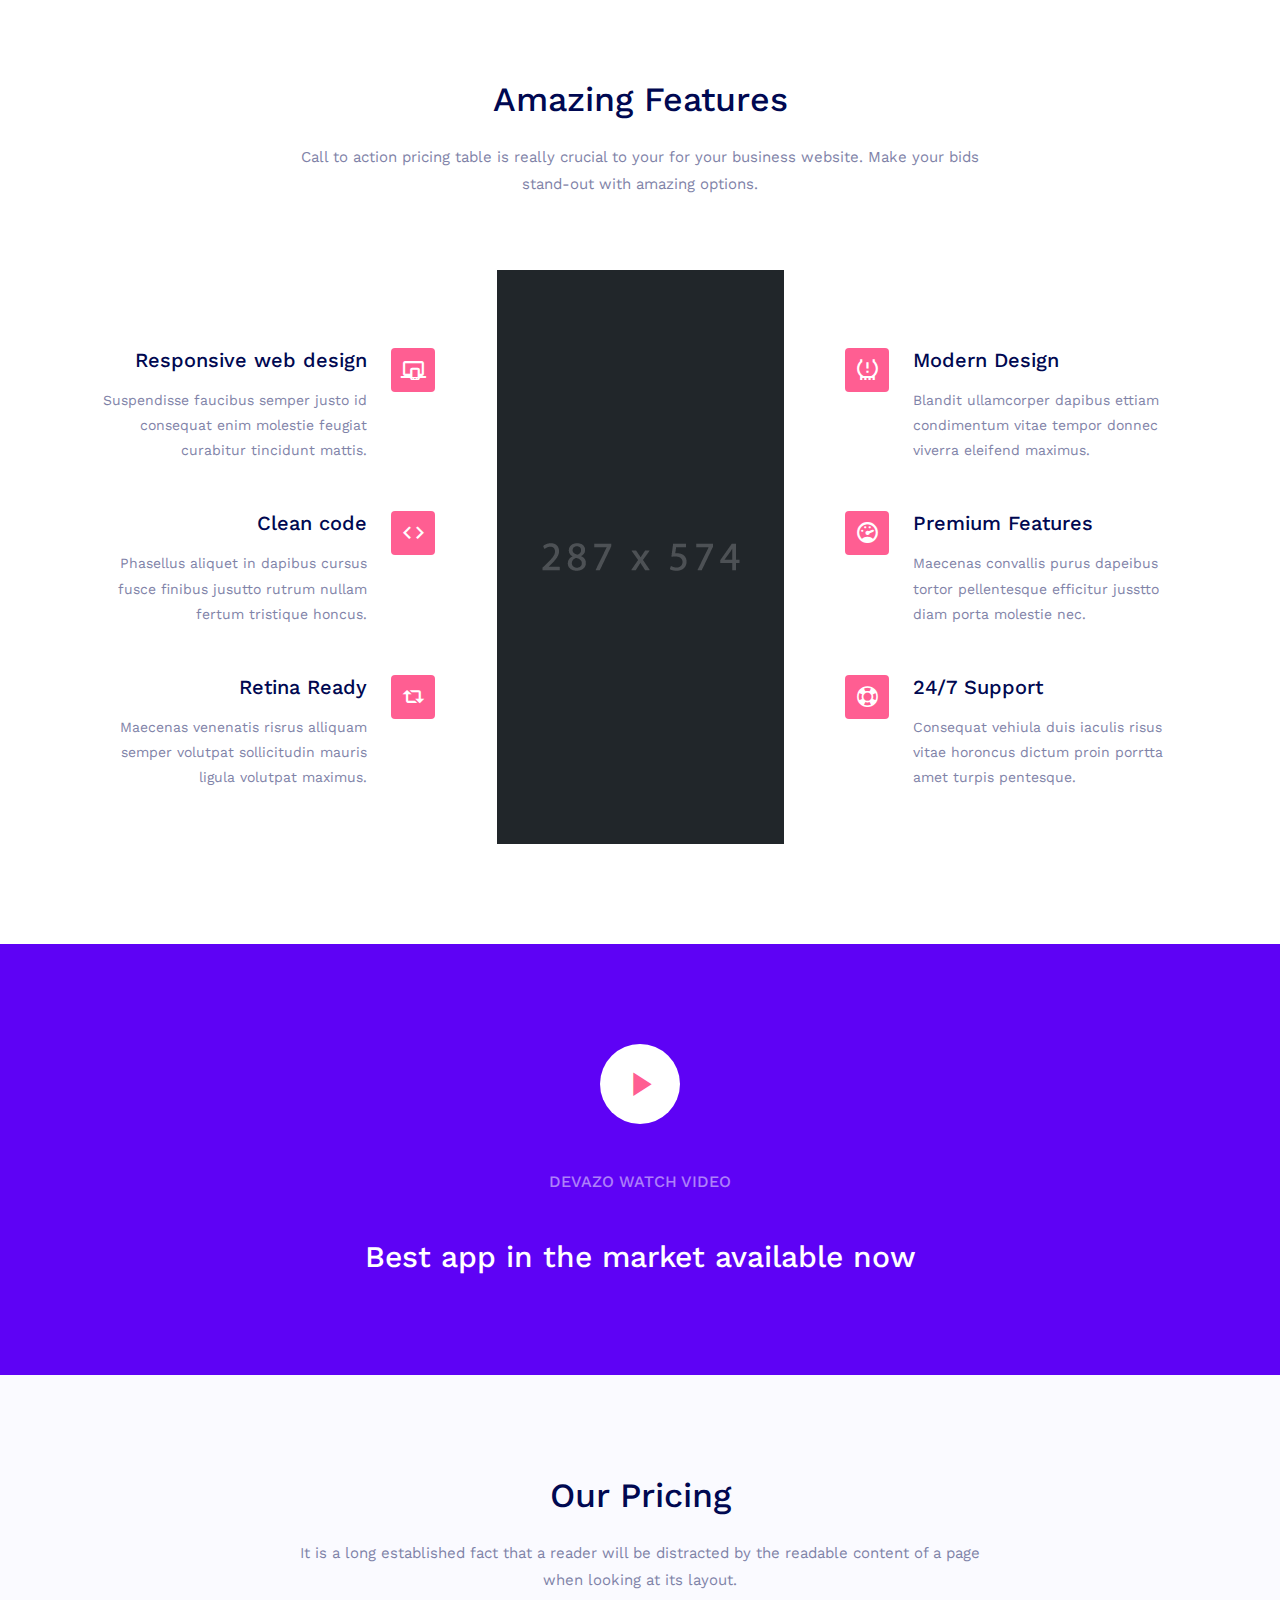
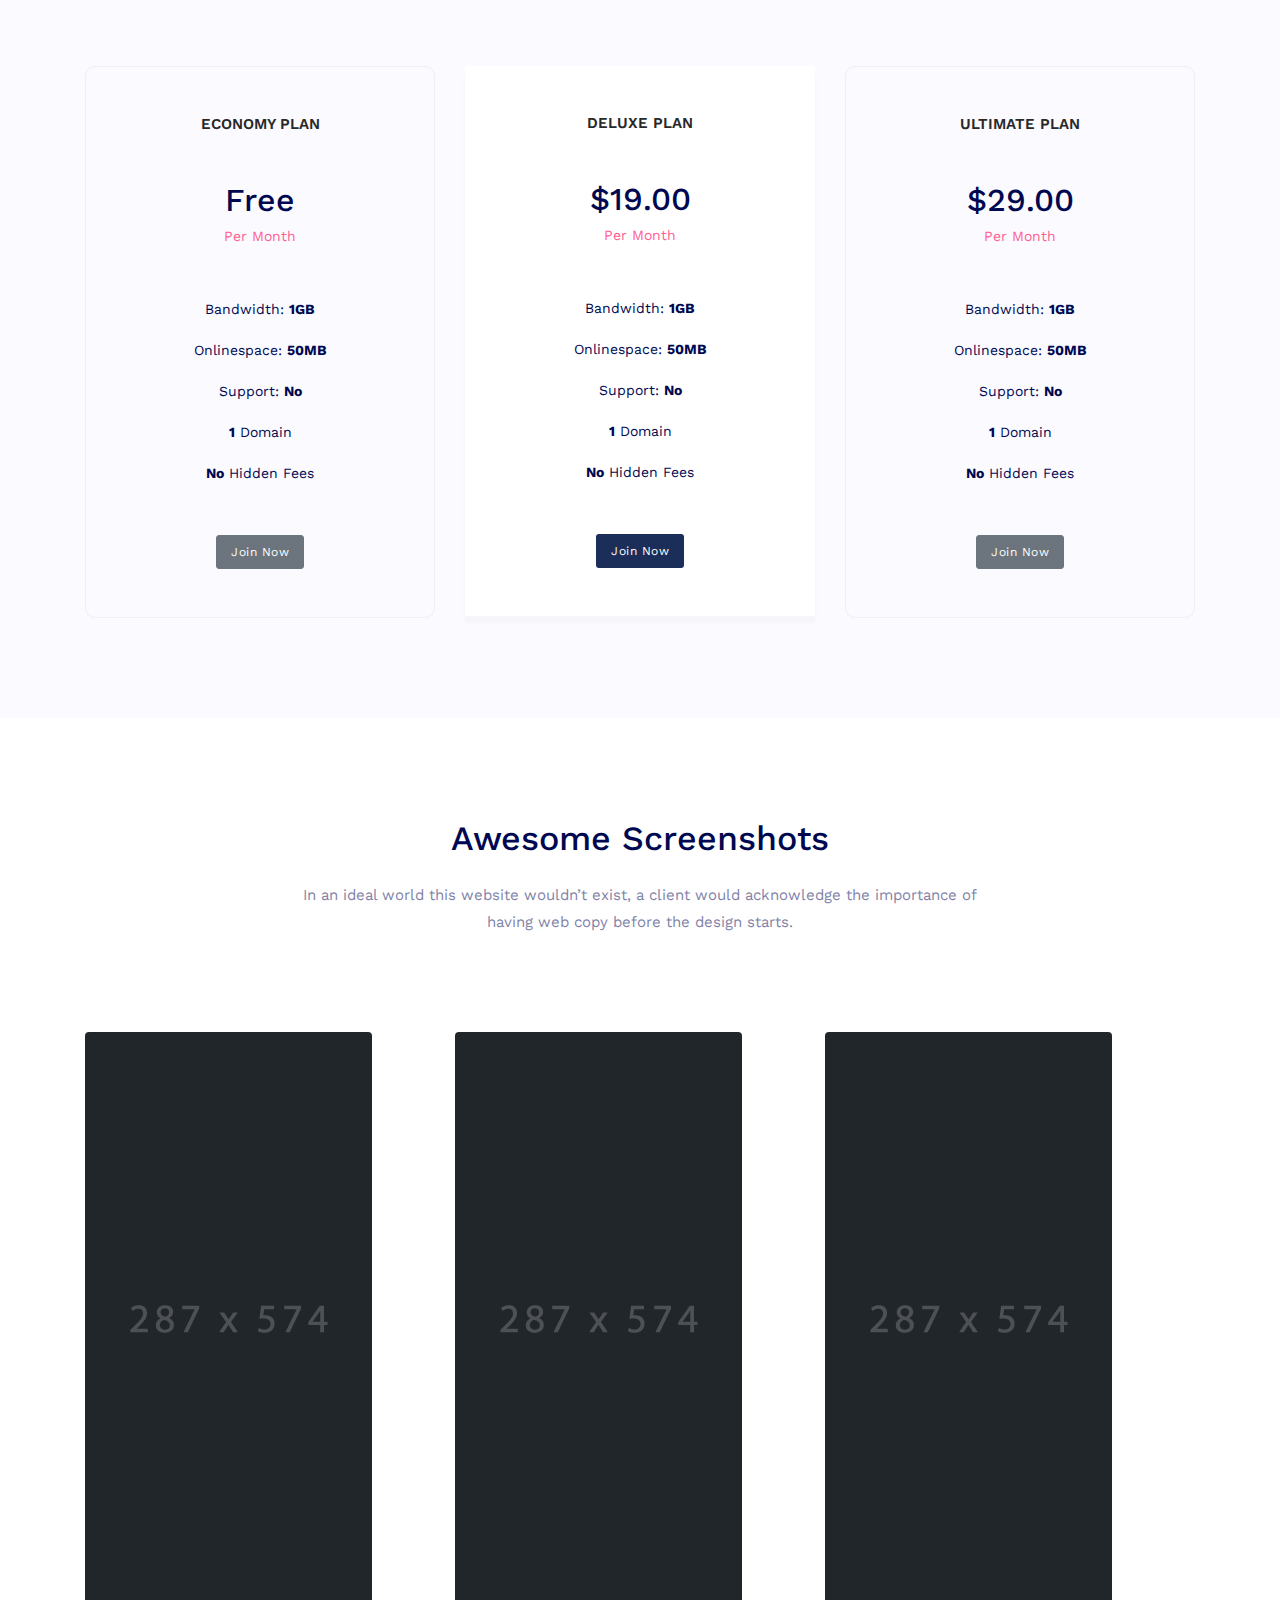
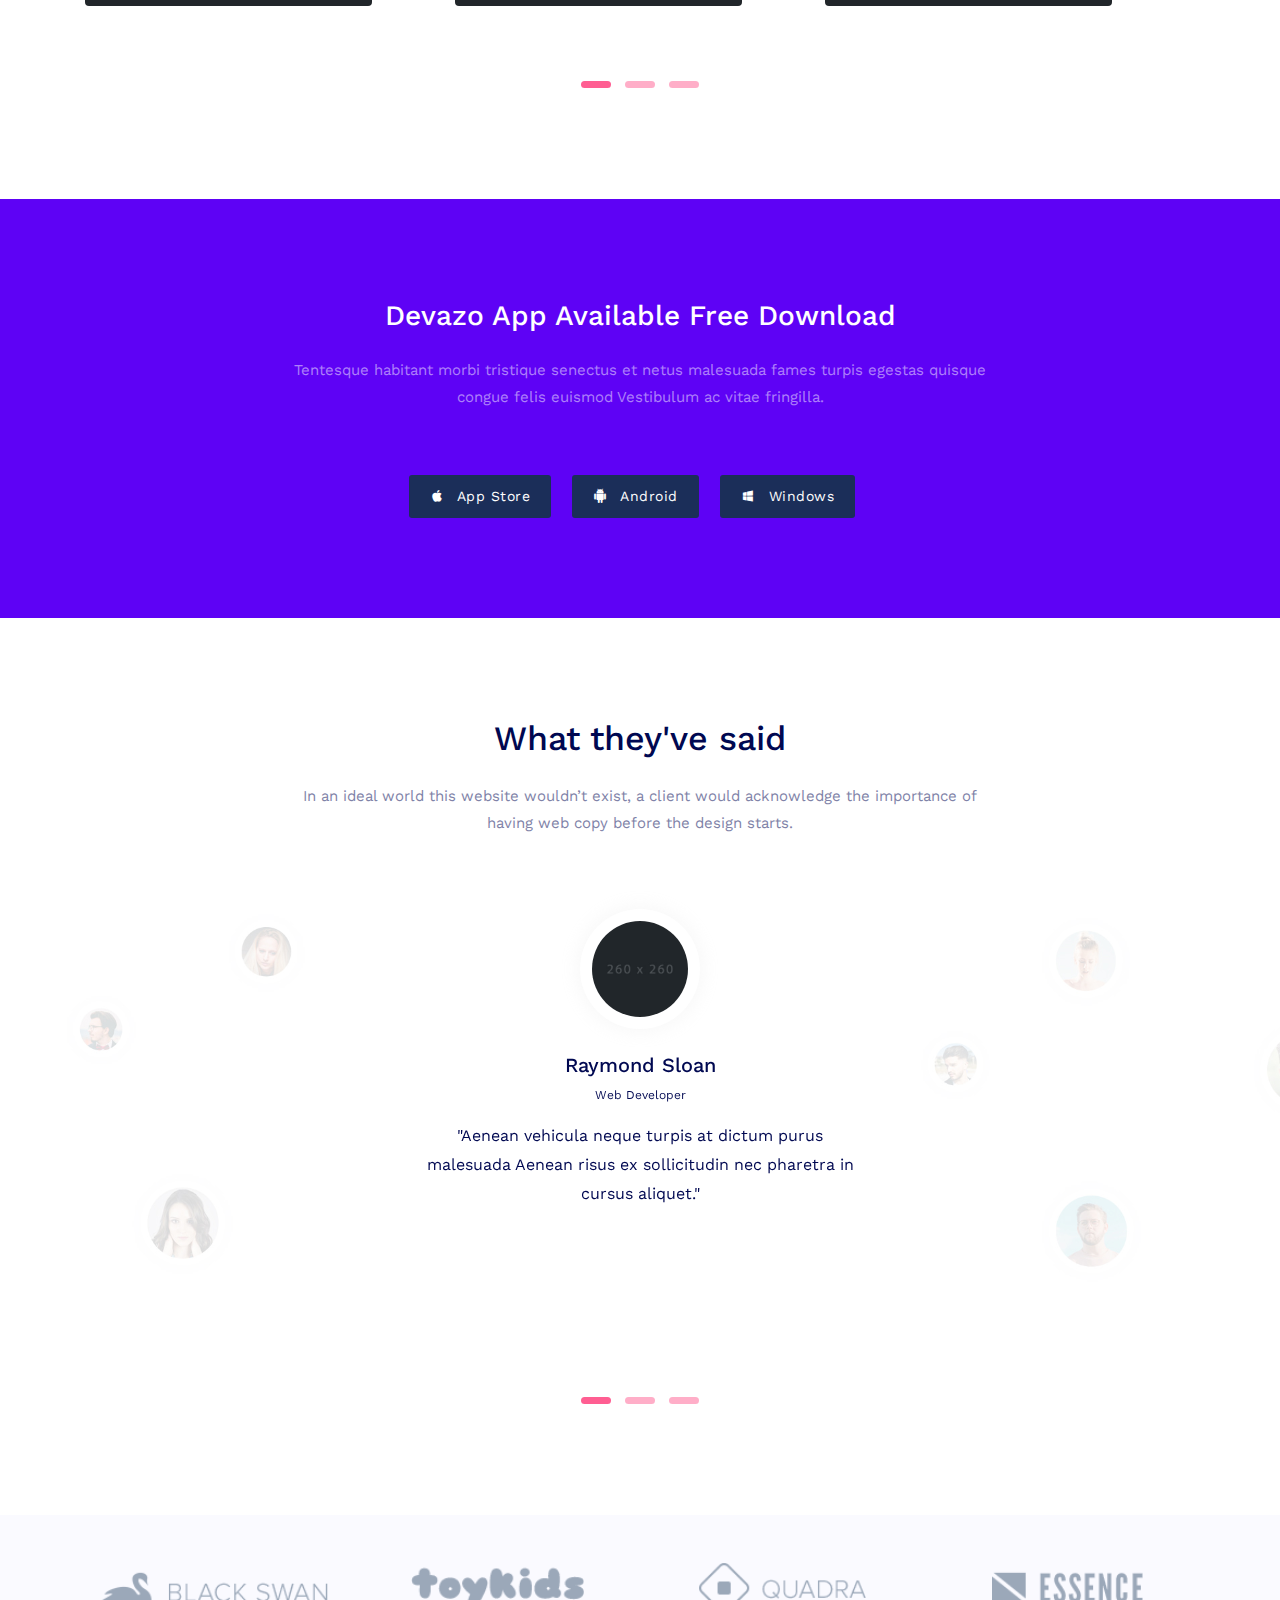
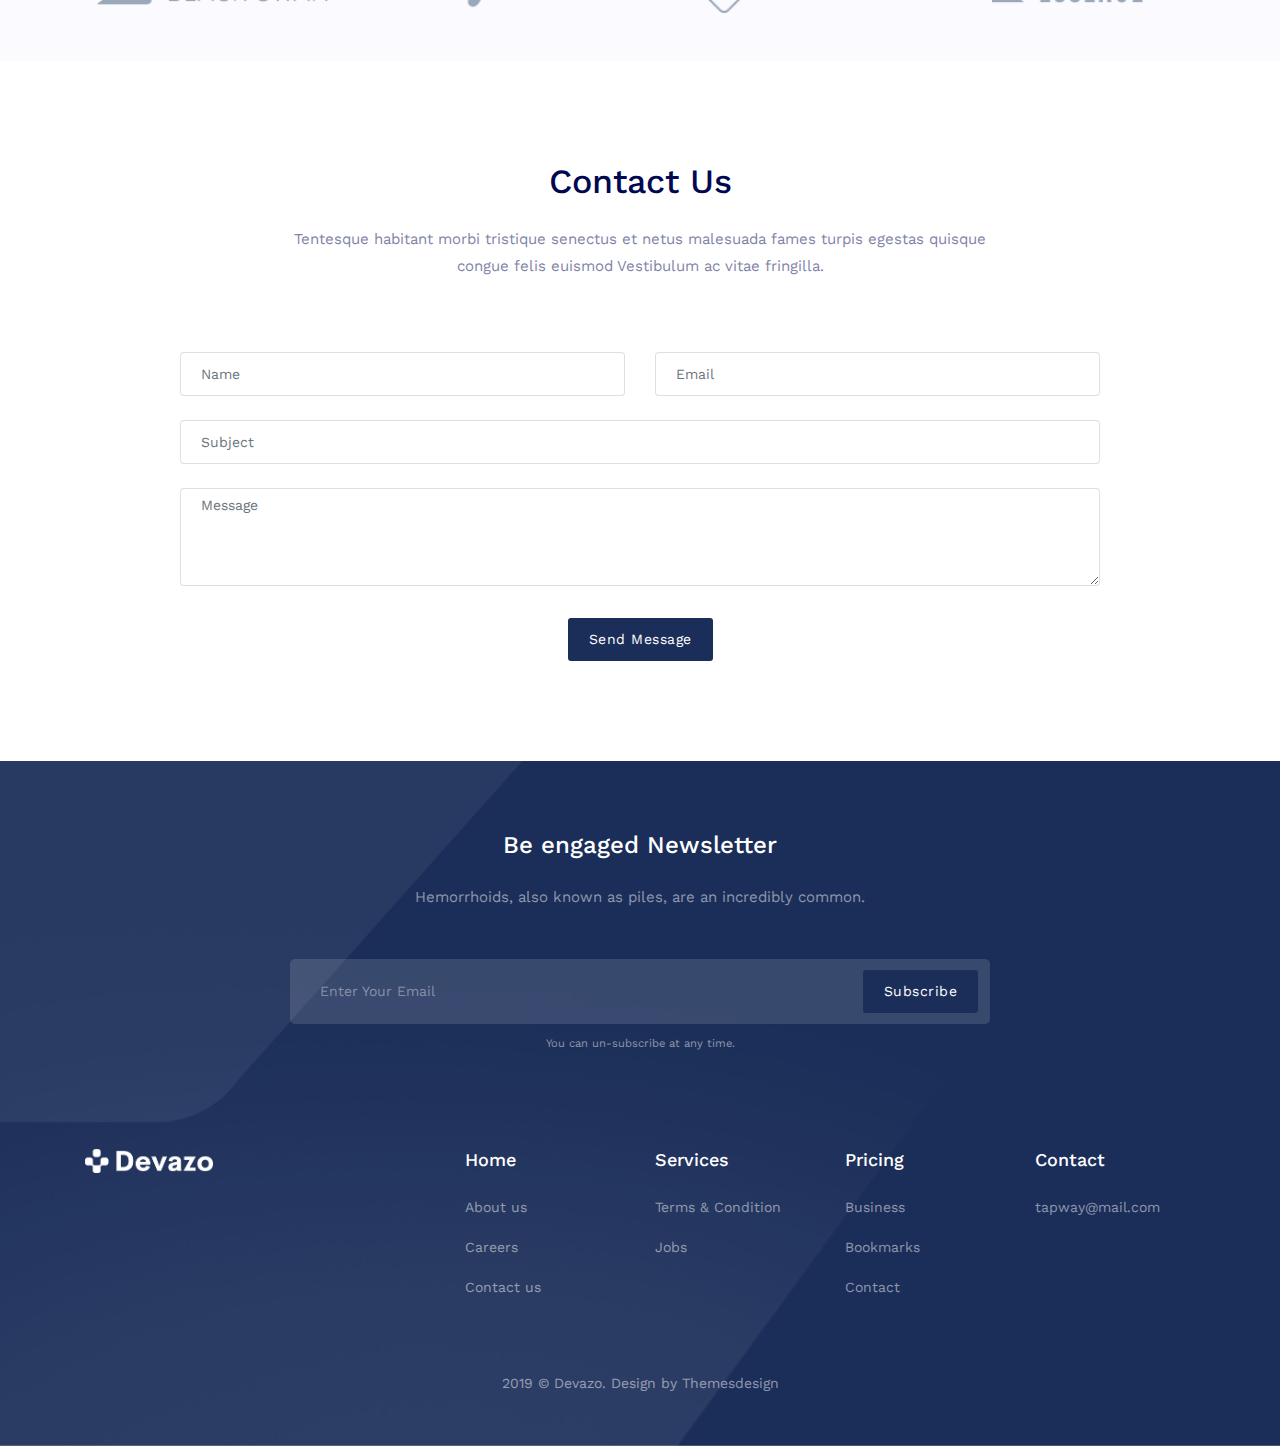
<file: index-3.html>
<!DOCTYPE html>
<html lang="en">

<head>
    <meta charset="utf-8" />
    <title>Devazo</title>
    <meta name="viewport" content="width=device-width, initial-scale=1.0">
    <meta name="description" content="Premium Bootstrap 4 Landing Page Template" />
    <meta name="keywords" content="bootstrap 4, premium, marketing, multipurpose" />
    <meta content="Themesdesign" name="author" />
    <!-- favicon -->
    <link rel="shortcut icon" href="images/favicon.ico">

    <!-- css -->
    <link href="css/bootstrap.min.css" rel="stylesheet" type="text/css" />
    <link href="css/materialdesignicons.min.css" rel="stylesheet" type="text/css" />

    <!--Slider-->
    <link rel="stylesheet" href="css/owl.carousel.css" />
    <link rel="stylesheet" href="css/owl.theme.css" />
    <link rel="stylesheet" href="css/owl.transitions.css" />

    <!-- magnific pop-up -->
    <link rel="stylesheet" type="text/css" href="css/magnific-popup.css" />

    <link href="css/style.css" rel="stylesheet" type="text/css" />

</head>

<body>

    <!--Navbar Start-->
    <nav class="navbar navbar-expand-lg fixed-top navbar-custom sticky sticky-dark">
        <div class="container">
            <!-- LOGO -->
            <a class="navbar-brand logo text-uppercase" href="index.html">
                <img src="images/logo-light.png" class="logo-light" alt="" height="20">
                <img src="images/logo-dark.png" class="logo-dark" alt="" height="20">
            </a>
            <button class="navbar-toggler" type="button" data-toggle="collapse" data-target="#navbarCollapse" aria-controls="navbarCollapse" aria-expanded="false" aria-label="Toggle navigation">
                <i class="mdi mdi-menu"></i>
            </button>
            <div class="collapse navbar-collapse" id="navbarCollapse">
                <ul class="navbar-nav ml-auto navbar-center" id="mySidenav">
                    <li class="nav-item active">
                        <a href="#home" class="nav-link">Home</a>
                    </li>
                    <li class="nav-item">
                        <a href="#about" class="nav-link">About</a>
                    </li>
                    <li class="nav-item">
                        <a href="#features" class="nav-link">Features</a>
                    </li>
                    <li class="nav-item">
                        <a href="#pricing" class="nav-link">Pricing</a>
                    </li>
                    <li class="nav-item">
                        <a href="#clients" class="nav-link">Clients</a>
                    </li>
                    <li class="nav-item">
                        <a href="#contact" class="nav-link">Contact</a>
                    </li>
                </ul>
            </div>
        </div>
    </nav>
    <!-- Navbar End -->

    <!-- START HOME -->
    <section class="bg-home-3" id="home">
        <div class="home-bg-overlay"></div>
        <div class="home-center">
            <div class="home-desc-center">
                <div class="container">
                    <div class="row vertical-content">
                        <div class="col-lg-6">
                            <div class="mt-4">
                                <div class="home-icon-3">
                                    <i class="mdi mdi-cellphone-iphone"></i>
                                </div>
                                <h2 class="home-title-3 mt-4 line-height_1_4">Welcome to <b>Devazo</b>, The Most Powerful App Template</h2>
                                <p class="home-desc-3 text-white-50 mt-4">Vivamus lobortis vitae elit ultricies varius praesent pharetra molestie dapibus congue felis feugiat diam.</p>

                                <div class="start-form mt-4 pt-3">
                                    <form action="#">
                                        <input placeholder="Type your email address" type="text">
                                        <button type="submit" class="btn btn-custom btn-rounded">Get started</button>
                                    </form>
                                </div>
                                <p class="text-white-50 mt-4">14-day free trial and no credit card required.</p>
                            </div>
                        </div>

                        <div class="col-lg-6">
                            <div class="mt-4">
                                <div class="home-img-3 text-right">
                                    <img src="images/features/img-6.png" alt="" class="img-fluid rounded">
                                </div>
                            </div>
                        </div>
                    </div>
                </div>
            </div>
        </div>
    </section>
    <!-- END HOME -->

    <!-- START ABOUT -->
    <section class="section bg-light" id="about">
        <div class="container">
            <div class="row">
                <div class="col-lg-12">
                    <h1 class="title-heading text-center">How It Works</h1>
                    <p class="title-desc text-center text-muted mt-4">Tentesque habitant morbi tristique senectus et netus malesuada fames turpis egestas quisque congue felis euismod Vestibulum ac vitae fringilla.</p>
                </div>
            </div>
            <div class="row mt-4">
                <div class="col-lg-4">
                    <div class="services-box bg-white p-5 btn-round text-center mt-5">
                        <div class="about-icon">
                            <img src="images/icon/eye.png" class="img-fluid" alt="">
                        </div>
                        <h5 class="mt-4 pt-2">Search Oportunities</h5>
                        <p class="text-muted mt-4 mb-0">Pellentesque viverra odiroto auggue molestie convallis solicitudin vesti volutpat.</p>
                    </div>
                </div>

                <div class="col-lg-4">
                    <div class="services-box bg-white p-5 btn-round text-center mt-5">
                        <div class="about-icon">
                            <img src="images/icon/signal.png" class="img-fluid" alt="">
                        </div>
                        <h5 class="mt-4 pt-2">Reach Clients</h5>
                        <p class="text-muted mt-4 mb-0">Vestibulum euismod on ultrices laoreeti neque viverra vestibulum purus erat.</p>
                    </div>
                </div>

                <div class="col-lg-4">
                    <div class="services-box bg-white p-5 btn-round text-center mt-5">
                        <div class="about-icon">
                            <img src="images/icon/cloud.png" class="img-fluid" alt="">
                        </div>
                        <h5 class="mt-4 pt-2">Get Rewarded</h5>
                        <p class="text-muted mt-4 mb-0">Suspendisse mattis enim id fringilla tristique Ut eget est justo duis odio lectus.</p>
                    </div>
                </div>

            </div>
        </div>
    </section>
    <!-- END ABOUT-->

    <!-- START FEATURES -->
    <section class="section" id="features">
        <div class="container">
            <div class="row">
                <div class="col-lg-12">
                    <h1 class="title-heading text-center">Amazing Features</h1>
                    <p class="title-desc text-center text-muted mt-4">Call to action pricing table is really crucial to your for your business website. Make your bids stand-out with amazing options.</p>
                </div>
            </div>

            <div class="row mt-5 vertical-content">
                <div class="col-lg-4">
                    <div class="features-box-3 mt-5">
                        <div class="features-icon-3 float-right">
                            <i class="mdi mdi-responsive"></i>
                        </div>
                        <div class="features-content-3 pr-4 text-right mt-4">
                            <h5>Responsive web design</h5>
                            <p class="text-muted mt-3 mb-0">Suspendisse faucibus semper justo id consequat enim molestie feugiat curabitur tincidunt mattis.</p>
                        </div>
                    </div>

                    <div class="features-box-3 mt-5">
                        <div class="features-icon-3 float-right">
                            <i class="mdi mdi-code-tags"></i>
                        </div>
                        <div class="features-content-3 pr-4 text-right mt-4">
                            <h5>Clean code</h5>
                            <p class="text-muted mt-3 mb-0">Phasellus aliquet in dapibus cursus fusce finibus jusutto rutrum nullam fertum tristique honcus.</p>
                        </div>
                    </div>

                    <div class="features-box-3 mt-5">
                        <div class="features-icon-3 float-right">
                            <i class="mdi mdi-twitter-retweet"></i>
                        </div>
                        <div class="features-content-3 pr-4 text-right mt-4">
                            <h5>Retina Ready</h5>
                            <p class="text-muted mt-3 mb-0">Maecenas venenatis risrus alliquam semper volutpat sollicitudin mauris ligula volutpat maximus.</p>
                        </div>
                    </div>
                </div>

                <div class="col-lg-4">
                    <div class="mt-4 text-center">
                        <img src="images/screenshot/img-4.png" class="img-fluid" alt="">
                    </div>
                </div>

                <div class="col-lg-4">
                    <div class="features-box-3 mt-5">
                        <div class="features-icon-3 float-left">
                            <i class="mdi mdi-car-tire-alert"></i>
                        </div>
                        <div class="features-content-3 pl-4 mt-4">
                            <h5>Modern Design</h5>
                            <p class="text-muted mt-3 mb-0">Blandit ullamcorper dapibus ettiam condimentum vitae tempor donnec viverra eleifend maximus.</p>
                        </div>
                    </div>

                    <div class="features-box-3 mt-5">
                        <div class="features-icon-3 float-left">
                            <i class="mdi mdi-gauge-full"></i>
                        </div>
                        <div class="features-content-3 pl-4 mt-4">
                            <h5>Premium Features</h5>
                            <p class="text-muted mt-3 mb-0">Maecenas convallis purus dapeibus tortor pellentesque efficitur jusstto diam porta molestie nec.</p>
                        </div>
                    </div>

                    <div class="features-box-3 mt-5">
                        <div class="features-icon-3 float-left">
                            <i class="mdi mdi-lifebuoy"></i>
                        </div>
                        <div class="features-content-3 pl-4 mt-4">
                            <h5>24/7 Support</h5>
                            <p class="text-muted mt-3 mb-0">Consequat vehiula duis iaculis risus vitae horoncus dictum proin porrtta amet turpis pentesque.</p>
                        </div>
                    </div>
                </div>

            </div>

        </div>
    </section>
    <!-- END FEATURES -->

    <!-- START VIDEO -->
    <section class="section video">
        <div class="container">
            <div class="row">
                <div class="col-lg-12">
                    <div class="text-center">
                        <div class="watch-video">
                            <a href="http://vimeo.com/99025203" class="video-play-icon-trigger text-white">
                                <i class="mdi mdi-play play-icon-circle play play-icon f-20"></i>
                            </a>
                        </div>
                        <h5 class="text-uppercase text-white-50 f-16 mt-5">Devazo Watch Video</h5>
                        <h3 class="video-title mt-5 mb-0">Best app in the market available now</h3>
                    </div>
                </div>
            </div>
        </div>
    </section>
    <!-- END VIDEO -->

    <!-- START PRICING -->
    <section class="section bg-light" id="pricing">
        <div class="container">
            <div class="row">
                <div class="col-lg-12">
                    <h1 class="title-heading text-center">Our Pricing</h1>
                    <p class="title-desc text-center text-muted mt-4">It is a long established fact that a reader will be distracted by the readable content of a page when looking at its layout.</p>
                </div>
            </div>

            <div class="row mt-4">

                <div class="col-lg-4">
                    <div class="pricing-box text-center p-5 mt-5">
                        <h4 class="pricing-plan text-uppercase">Economy plan</h4>
                        <h2 class="pricing-price mt-5 mb-0">Free</h2>
                        <p class="pricing-month mt-1">Per Month</p>
                        <div class="plan-features mt-5">
                            <p>Bandwidth: <b>1GB</b></p>
                            <p>Onlinespace: <b>50MB</b></p>
                            <p>Support: <b>No</b></p>
                            <p><b>1</b> Domain</p>
                            <p><b>No</b> Hidden Fees</p>
                        </div>
                        <div class="mt-5">
                            <a href="" class="btn btn-secondary btn-sm btn-round">Join Now</a>
                        </div>
                    </div>
                </div>

                <div class="col-lg-4">
                    <div class="pricing-box-active text-center bg-white p-5 mt-5">
                        <h4 class="pricing-plan text-uppercase">Deluxe Plan</h4>
                        <h2 class="pricing-price mt-5 mb-0">$19.00</h2>
                        <p class="pricing-month mt-1">Per Month</p>
                        <div class="plan-features mt-5">
                            <p>Bandwidth: <b>1GB</b></p>
                            <p>Onlinespace: <b>50MB</b></p>
                            <p>Support: <b>No</b></p>
                            <p><b>1</b> Domain</p>
                            <p><b>No</b> Hidden Fees</p>
                        </div>
                        <div class="mt-5">
                            <a href="" class="btn btn-custom btn-sm btn-round">Join Now</a>
                        </div>
                    </div>
                </div>

                <div class="col-lg-4">
                    <div class="pricing-box text-center p-5 mt-5">
                        <h4 class="pricing-plan text-uppercase">Ultimate Plan</h4>
                        <h2 class="pricing-price mt-5 mb-0">$29.00 <span></span></h2>
                        <p class="pricing-month mt-1">Per Month</p>
                        <div class="plan-features mt-5">
                            <p>Bandwidth: <b>1GB</b></p>
                            <p>Onlinespace: <b>50MB</b></p>
                            <p>Support: <b>No</b></p>
                            <p><b>1</b> Domain</p>
                            <p><b>No</b> Hidden Fees</p>
                        </div>
                        <div class="mt-5">
                            <a href="" class="btn btn-secondary btn-sm btn-round">Join Now</a>
                        </div>
                    </div>
                </div>

            </div>
        </div>
    </section>
    <!-- END PRICING -->

    <!-- START SREENSHORT -->
    <section class="section">
        <div class="container">
            <div class="row">
                <div class="col-lg-12">
                    <h1 class="title-heading text-center">Awesome Screenshots</h1>
                    <p class="title-desc text-center text-muted mt-4">In an ideal world this website wouldn’t exist, a client would acknowledge the importance of having web copy before the design starts.</p>
                </div>
            </div>

            <div class="row mt-5 pt-4">
                <div class="col-lg-12">
                    <div id="owl-carousel">
                        <div class="item mt-4">
                            <div class="screenshot-overlay">
                                <a class="mfp-image" href="images/screenshot/img-alt-1.png" title=""></a>
                            </div>
                            <div class="screenshot-img">
                                <img src="images/screenshot/img-1.png" class="img-fluid" alt="">
                            </div>
                        </div>

                        <div class="item mt-4">
                            <div class="screenshot-overlay">
                                <a class="mfp-image" href="images/screenshot/img-alt-2.png" title=""></a>
                            </div>
                            <div class="screenshot-img">
                                <img src="images/screenshot/img-2.png" class="img-fluid" alt="">
                            </div>
                        </div>

                        <div class="item mt-4">
                            <div class="screenshot-overlay">
                                <a class="mfp-image" href="images/screenshot/img-alt-3.png" title=""></a>
                            </div>
                            <div class="screenshot-img">
                                <img src="images/screenshot/img-3.png" class="img-fluid" alt="">
                            </div>
                        </div>

                        <div class="item mt-4">
                            <div class="screenshot-overlay">
                                <a class="mfp-image" href="images/screenshot/img-alt-4.png" title=""></a>
                            </div>
                            <div class="screenshot-img">
                                <img src="images/screenshot/img-4.png" class="img-fluid" alt="">
                            </div>
                        </div>
                        <div class="item mt-4">
                            <div class="screenshot-overlay">
                                <a class="mfp-image" href="images/screenshot/img-alt-5.png" title=""></a>
                            </div>
                            <div class="screenshot-img">
                                <img src="images/screenshot/img-5.png" class="img-fluid" alt="">
                            </div>
                        </div>

                        <div class="item mt-4">
                            <div class="screenshot-overlay">
                                <a class="mfp-image" href="images/screenshot/img-alt-1.png" title=""></a>
                            </div>
                            <div class="screenshot-img">
                                <img src="images/screenshot/img-1.png" class="img-fluid" alt="">
                            </div>
                        </div>

                        <div class="item mt-4">
                            <div class="screenshot-overlay">
                                <a class="mfp-image" href="images/screenshot/img-alt-2.png" title=""></a>
                            </div>
                            <div class="screenshot-img">
                                <img src="images/screenshot/img-2.png" class="img-fluid" alt="">
                            </div>
                        </div>
                    </div>
                </div>
            </div>
        </div>
    </section>
    <!-- END SREENSHORT -->

    <!-- START DOWNLOAD -->
    <section class="section download">
        <div class="container">
            <div class="row">
                <div class="col-lg-12">

                    <div class="download-content text-center">
                        <h3 class="text-white">Devazo App Available Free Download</h3>
                        <p class="title-desc text-white-50 mt-4">Tentesque habitant morbi tristique senectus et netus malesuada fames turpis egestas quisque congue felis euismod Vestibulum ac vitae fringilla.</p>
                        <div class="mt-5">
                            <a href="" class="btn btn-custom btn-round mt-3 mr-3"><i class="mdi mdi-apple mr-2"></i> App Store</a>
                            <a href="" class="btn btn-custom btn-round mt-3 mr-3"><i class="mdi mdi-android mr-2"></i> Android</a>
                            <a href="" class="btn btn-custom btn-round mt-3 mr-3"><i class="mdi mdi-windows mr-2"></i>  Windows</a>
                        </div>
                    </div>

                </div>
            </div>
        </div>
    </section>
    <!-- END DOWNLOAD -->

    <!-- START CLIENT -->
    <section class="section bg-client" id="clients">
        <div class="container">

            <div class="row">
                <div class="col-lg-12">
                    <h1 class="title-heading text-center">What they've said</h1>
                    <p class="title-desc text-center text-muted mt-4">In an ideal world this website wouldn’t exist, a client would acknowledge the importance of having web copy before the design starts.</p>
                </div>
            </div>

            <div class="row mt-5 justify-content-center">
                <div class="col-lg-8">
                    <div id="owl-demo">

                        <div class="client-content text-center mt-4">
                            <div class="clinet-img">
                                <img src="images/users/img-1.jpg" class="img-fluid rounded-circle" alt="">
                            </div>
                            <h5 class="mt-4">Raymond Sloan</h5>
                            <p class="f-12">Web Developer</p>
                            <p class="f-16 client-desc">"Aenean vehicula neque turpis at dictum purus malesuada Aenean risus ex sollicitudin nec pharetra in cursus aliquet."</p>
                        </div>

                        <div class="client-content text-center mt-4">
                            <div class="clinet-img">
                                <img src="images/users/img-2.jpg" class="img-fluid rounded-circle" alt="">
                            </div>
                            <h5 class="mt-4">Mary Shriner</h5>
                            <p class="f-12">Web Designer</p>
                            <p class="f-16 client-desc">"Aenean vehicula neque turpis at dictum purus malesuada Aenean risus ex sollicitudin nec pharetra in cursus aliquet."</p>
                        </div>

                        <div class="client-content text-center mt-4">
                            <div class="clinet-img">
                                <img src="images/users/img-3.jpg" class="img-fluid rounded-circle" alt="">
                            </div>
                            <h5 class="mt-4">Robert Garrett</h5>
                            <p class="f-12">Web Developer</p>
                            <p class="f-16 client-desc">"Aenean vehicula neque turpis at dictum purus malesuada Aenean risus ex sollicitudin nec pharetra in cursus aliquet."</p>
                        </div>

                    </div>
                </div>
            </div>
        </div>
    </section>
    <!-- END CLIENT -->

    <!-- START CLIENT-LOGO -->
    <section class="client-logo pt-5 pb-5">
        <div class="container">
            <div class="row">
                <div class="col-lg-3">
                    <div class="client-images">
                        <img src="images/clients/1.png" alt="logo-img" class="mx-auto img-fluid d-block">
                    </div>
                </div>
                <div class="col-lg-3">
                    <div class="client-images">
                        <img src="images/clients/2.png" alt="logo-img" class="mx-auto img-fluid d-block">
                    </div>
                </div>
                <div class="col-lg-3 ">
                    <div class="client-images">
                        <img src="images/clients/3.png" alt="logo-img" class="mx-auto img-fluid d-block">
                    </div>
                </div>
                <div class="col-lg-3">
                    <div class="client-images">
                        <img src="images/clients/4.png" alt="logo-img" class="mx-auto img-fluid d-block">
                    </div>
                </div>
            </div>
        </div>
    </section>
    <!-- END CLIENT-LOGO -->

    <!-- START CONTACT -->
    <section class="section" id="contact">
        <div class="container">
            <div class="row">
                <div class="col-lg-12">
                    <h1 class="title-heading text-center">Contact Us</h1>
                    <p class="title-desc text-center text-muted mt-4">Tentesque habitant morbi tristique senectus et netus malesuada fames turpis egestas quisque congue felis euismod Vestibulum ac vitae fringilla.</p>
                </div>
            </div>

            <div class="row justify-content-center mt-5">
                <div class="col-lg-10">
                    <div class="custom-form mt-3">
                        <div id="message"></div>
                        <form method="post" action="php/contact.php" name="contact-form" id="contact-form">
                            <div class="row">
                                <div class="col-lg-6">
                                    <div class="form-group mt-2">
                                        <input name="name" id="name" class="form-control" placeholder="Name" type="text">
                                    </div>
                                </div>
                                <div class="col-lg-6">
                                    <div class="form-group mt-2">
                                        <input name="email" id="email" class="form-control" placeholder="Email" type="email">
                                    </div>
                                </div>
                            </div>
                            <div class="row">
                                <div class="col-lg-12">
                                    <div class="form-group mt-2">
                                        <input class="form-control" id="subject" placeholder="Subject" type="text">
                                    </div>
                                </div>
                            </div>
                            <div class="row">
                                <div class="col-lg-12">
                                    <div class="form-group mt-2">
                                        <textarea name="comments" id="comments" rows="4" class="form-control" placeholder="Message"></textarea>
                                    </div>
                                </div>
                            </div>
                            <div class="row">
                                <div class="col-lg-12 mt-3 text-center">
                                    <input id="submit" name="send" class="submitBnt btn btn-custom btn-round" value="Send Message" type="submit">
                                    <div id="simple-msg"></div>
                                </div>
                            </div>
                        </form>
                    </div>
                </div>
            </div>
        </div>
    </section>
    <!-- END CONTACT -->

    <!-- START FOOTER -->
    <section class="section footer">
        <div class="footer-bg-overlay"></div>
        <div class="container">

            <!-- START SUBSCRIBE -->
            <div class="row">
                <div class="col-lg-12">
                    <div class="subscribe-heading">
                        <h4 class="text-center text-white">Be engaged Newsletter</h4>
                        <p class="title-desc text-center text-white-50 mt-4">Hemorrhoids, also known as piles, are an incredibly common.</p>
                    </div>
                </div>
            </div>

            <div class="row mt-4">
                <div class="col-lg-12">
                    <div class="subcribe-form mt-4">
                        <form action="#">
                            <input placeholder="Enter Your Email" type="text">
                            <button type="submit" class="btn btn-custom btn-round">Subscribe</button>
                        </form>
                        <div class="text-center mt-2">
                            <small class="text-white-50">You can un-subscribe at any time.</small>
                        </div>
                    </div>
                </div>
            </div>
            <!-- END SUBSCRIBE -->

            <!-- START FOOTER -->
            <div class="row footer-content mt-5 pt-5">
                <div class="col-lg-4">
                    <img src="images/logo-light.png" alt="" height="24">
                </div>

                <div class="col-lg-8">
                    <div class="row">
                        <div class="col-lg-3">
                            <h5 class="f-18 text-white">Home</h5>
                            <ul class="list-unstyled footer-link mt-3">
                                <li><a href="">About us</a></li>
                                <li><a href="">Careers</a></li>
                                <li><a href="">Contact us</a></li>
                            </ul>
                        </div>

                        <div class="col-lg-3">
                            <h5 class="f-18 text-white">Services</h5>
                            <ul class="list-unstyled footer-link mt-3">
                                <li><a href="">Terms & Condition</a></li>
                                <li><a href="">Jobs</a></li>
                            </ul>
                        </div>

                        <div class="col-lg-3">
                            <h5 class="f-18 text-white">Pricing</h5>
                            <ul class="list-unstyled footer-link mt-3">
                                <li><a href="">Business</a></li>
                                <li><a href="">Bookmarks</a></li>
                                <li><a href="">Contact</a></li>
                            </ul>
                        </div>

                        <div class="col-lg-3">
                            <h5 class="f-18 text-white">Contact</h5>
                            <ul class="list-unstyled footer-link mt-3">
                                
                                <li><a href="">tapway@mail.com</a></li>
                            </ul>
                        </div>
                    </div>
                </div>
            </div>
            <!-- END FOOTER -->

            <!-- START FOOTER-AlT -->
            <div class="row mt-5">
                <div class="col-lg-12">
                    <p class="footer-alt text-center text-white-50 mb-0">2019 © Devazo. Design by Themesdesign</p>
                </div>
            </div>
            <!-- END FOOTER-ALT -->

        </div>
    </section>
    <!-- END FOOTER -->

    <!-- javascript -->
    <script src="js/jquery.min.js"></script>
    <script src="js/bootstrap.bundle.min.js"></script>
    <script src="js/jquery.easing.min.js"></script>
    <script src="js/scrollspy.min.js"></script>
    <!-- Owl Carousel -->
    <script src="js/owl.carousel.min.js"></script>

    <!-- Swiper JS -->
    <script src="js/swiper.min.js"></script>

    <!-- Magnific Popup -->
    <script src="js/jquery.magnific-popup.min.js"></script>
    <script src="js/contact.js"></script>
    <script src="js/plugins-init.js"></script>
    <script src="js/app.js"></script>
</body>

</html>
</file>
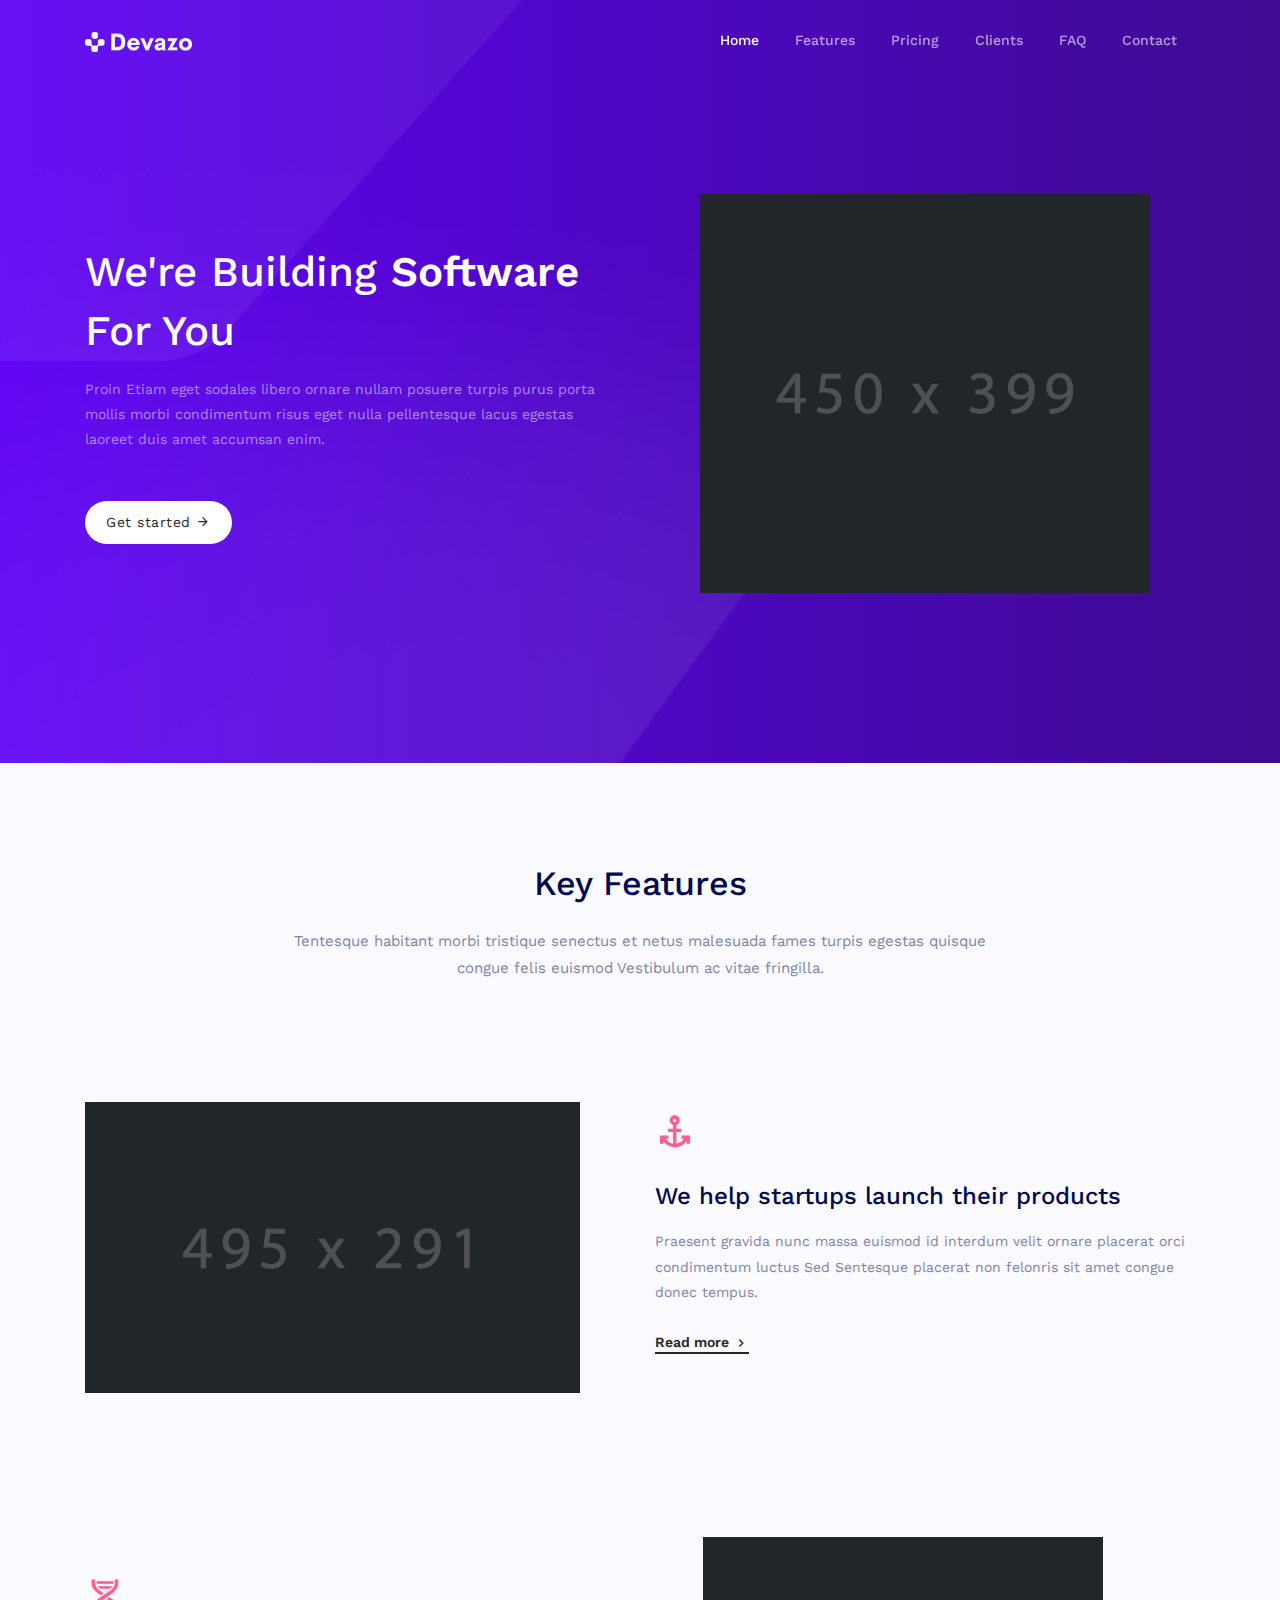
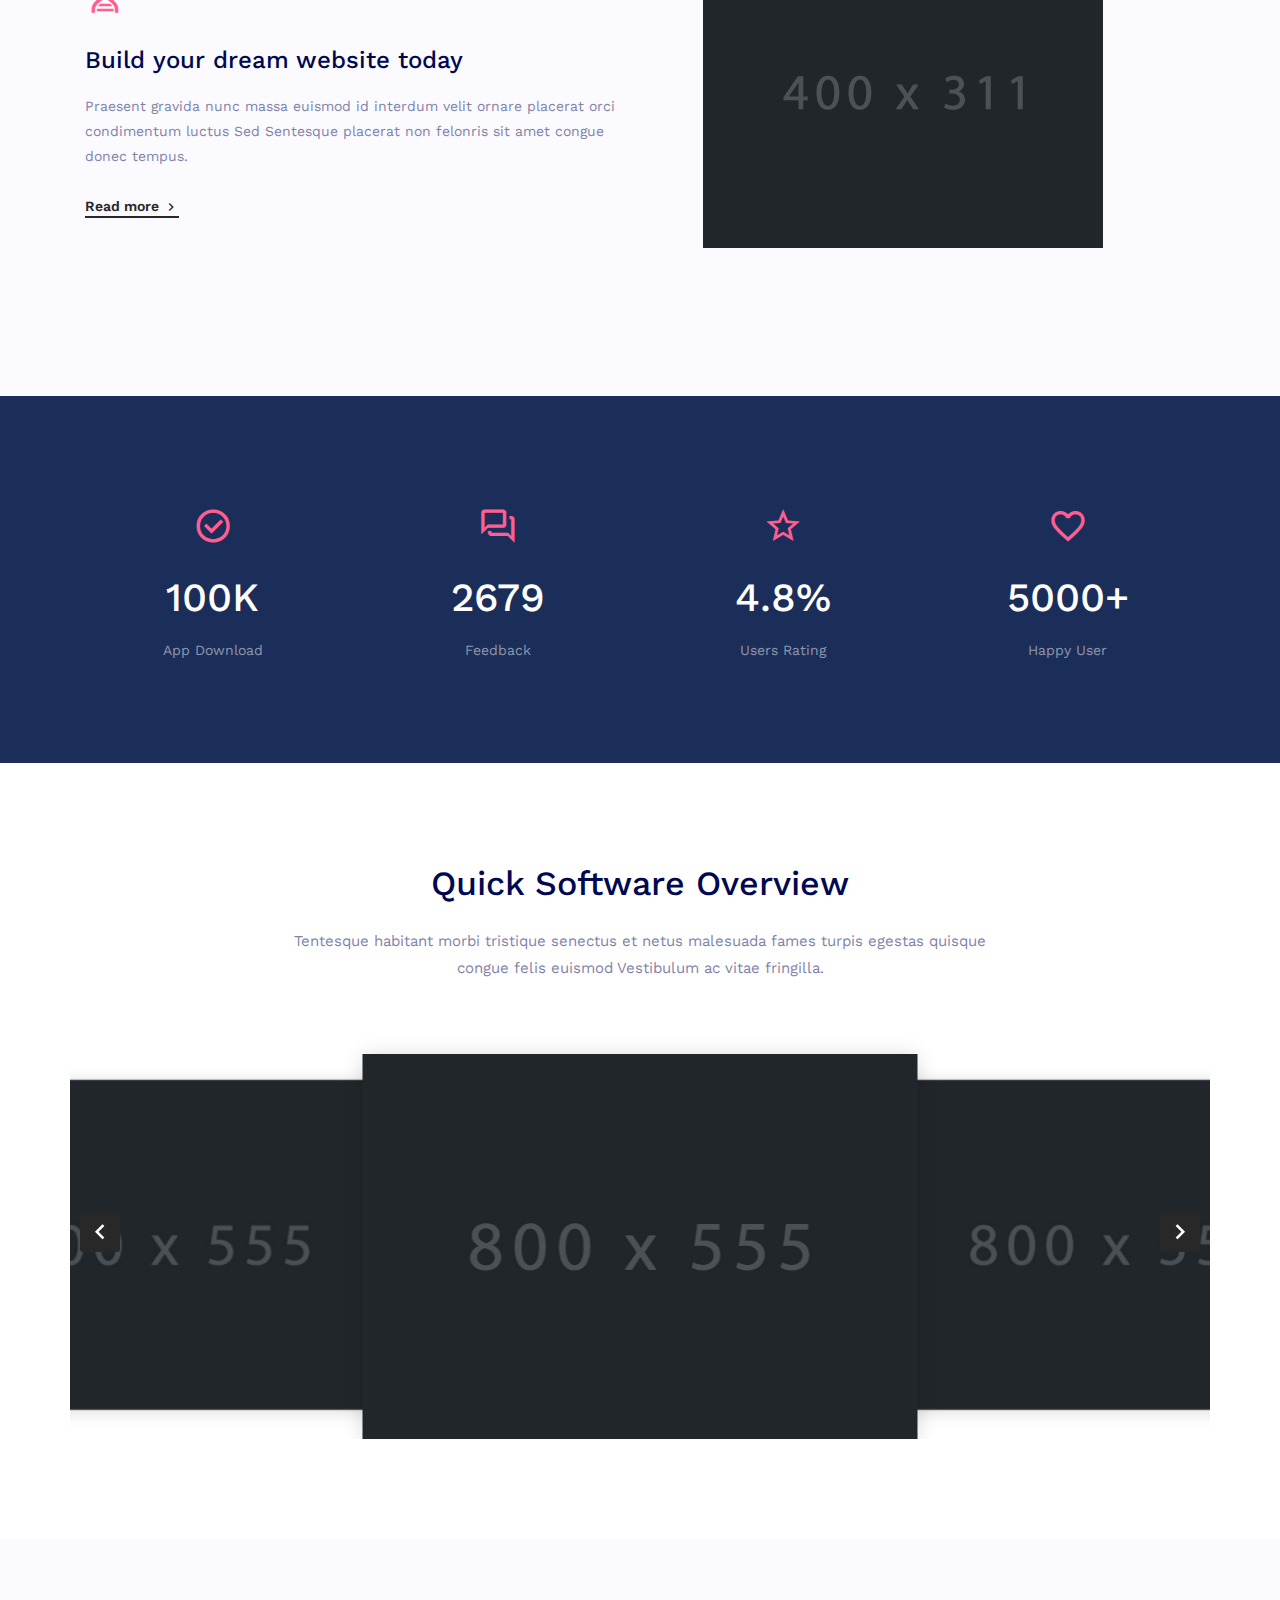
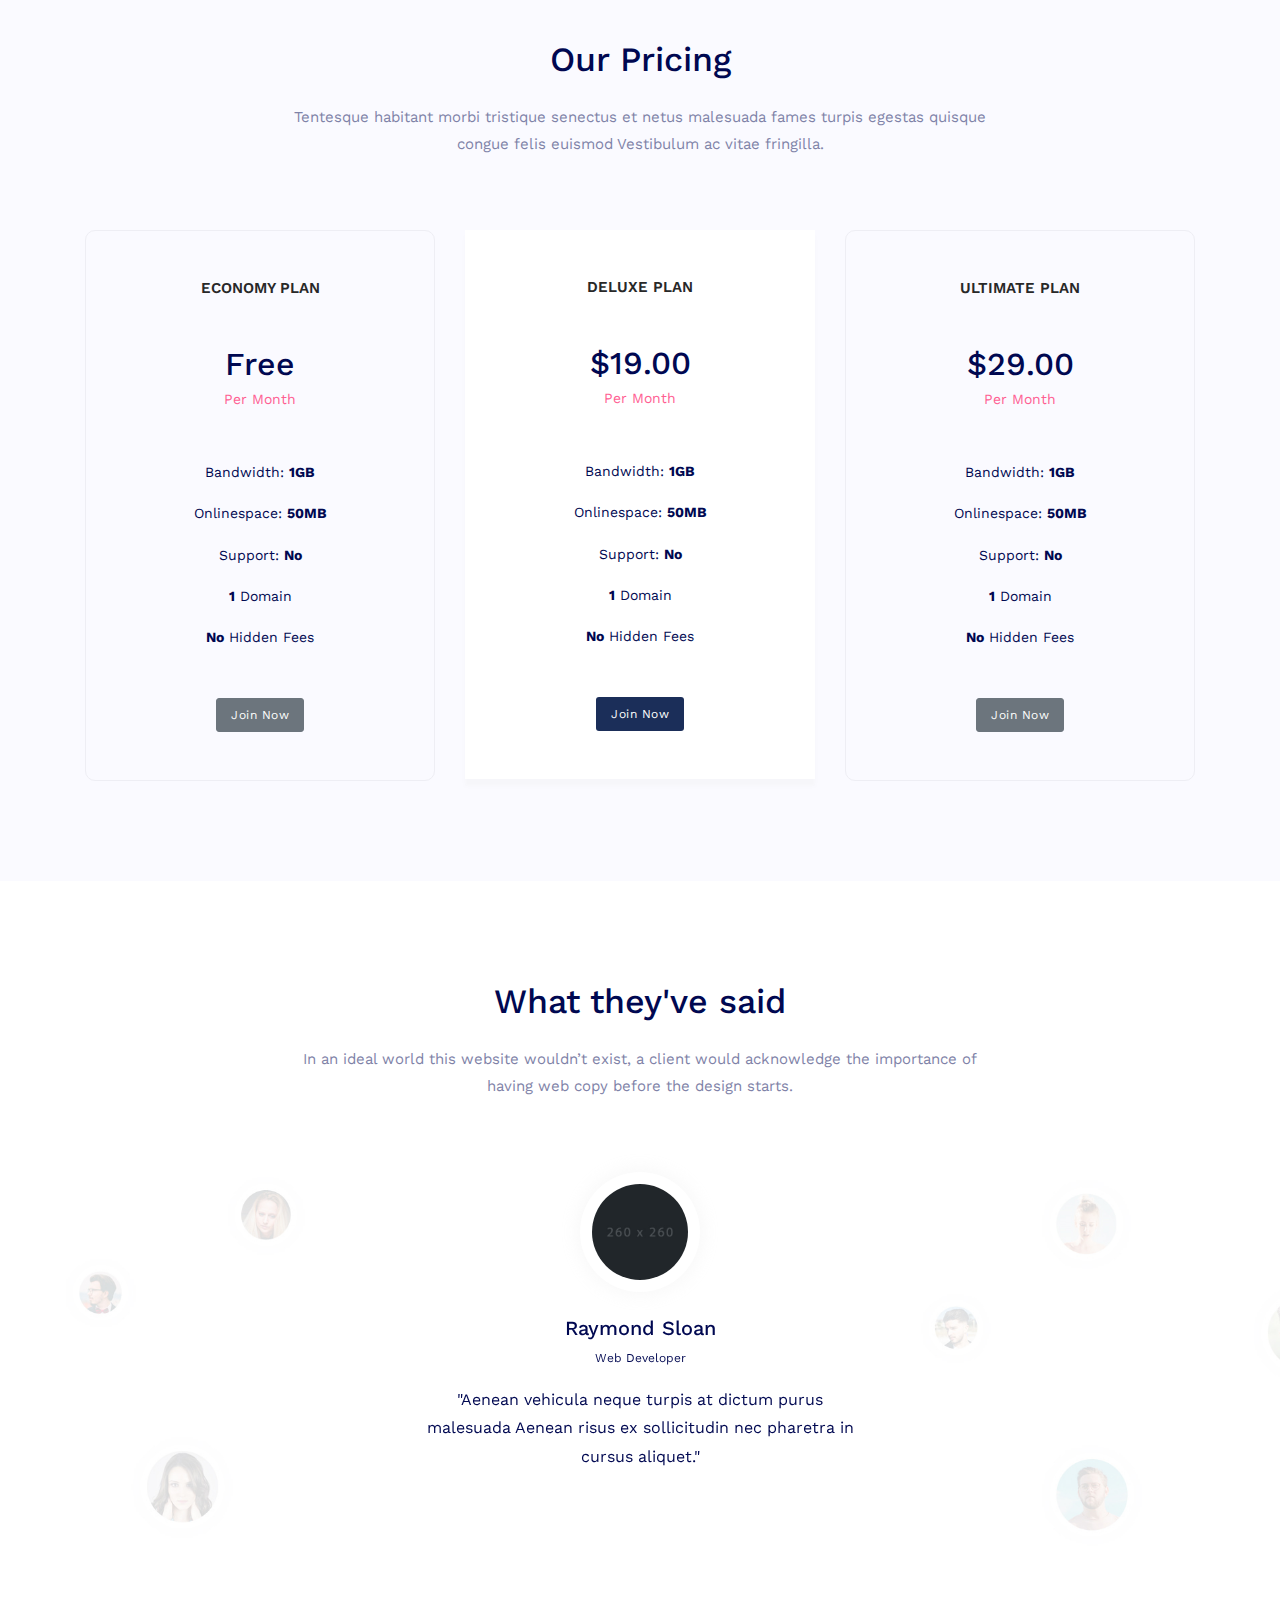
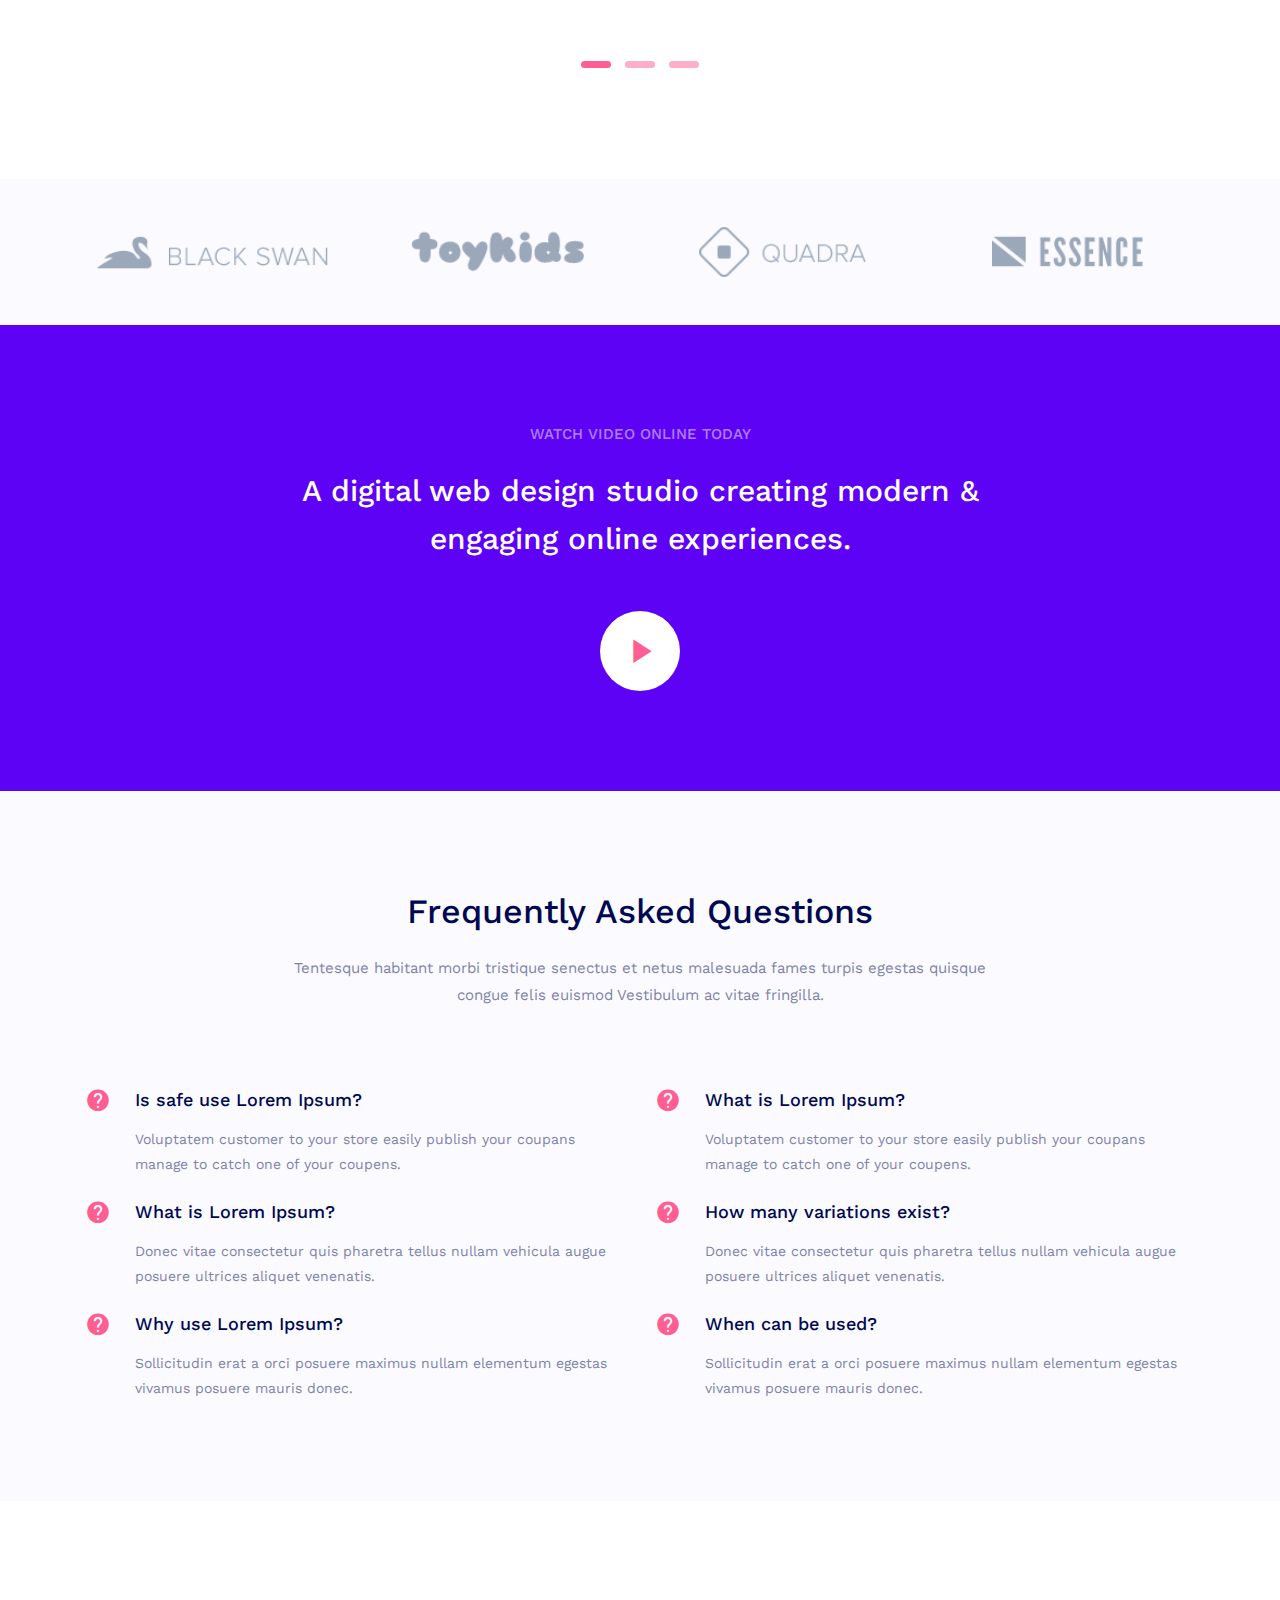
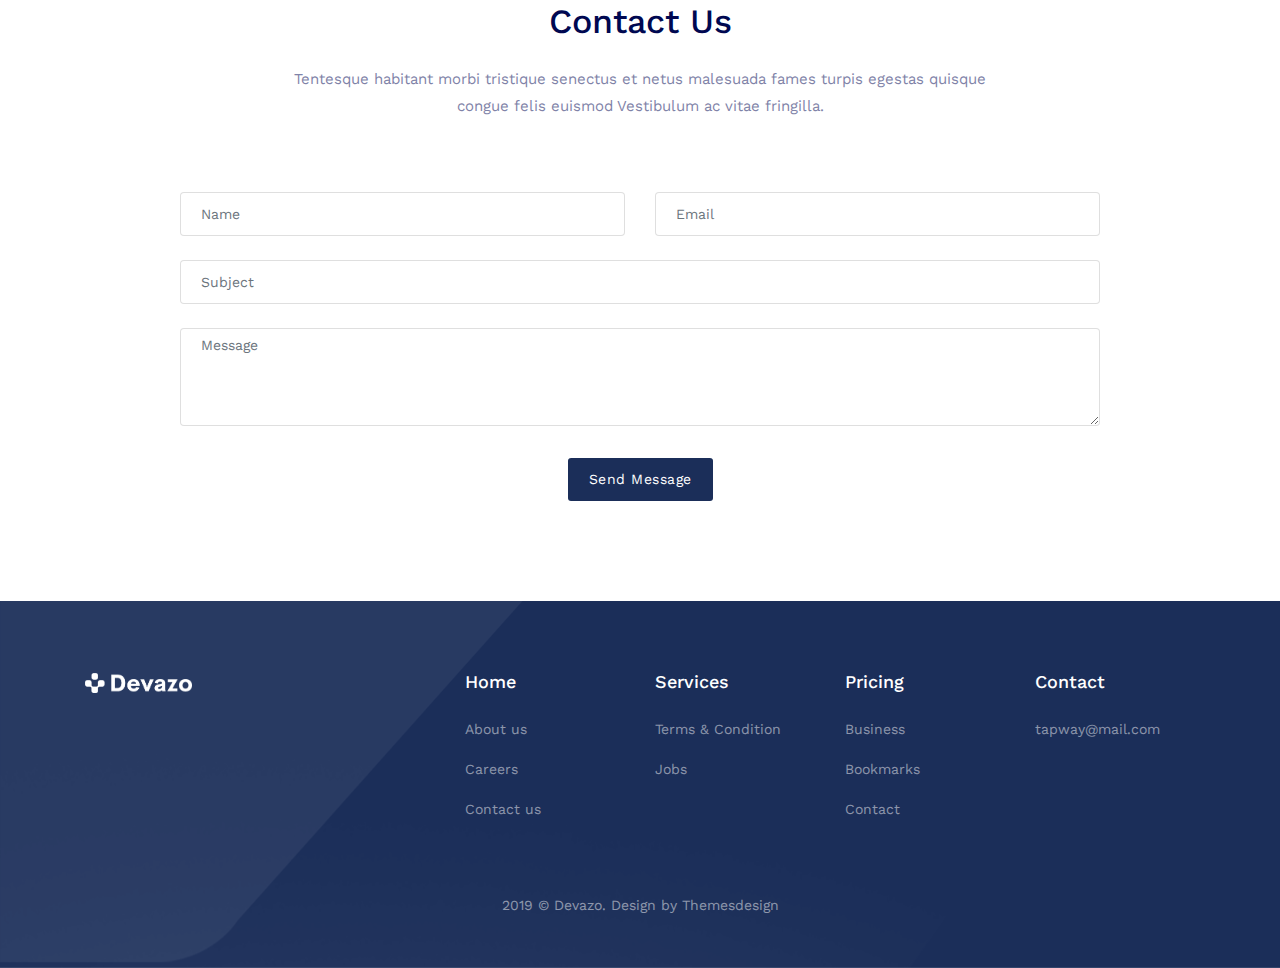
<file: index-4.html>
<!DOCTYPE html>
<html lang="en">

<head>
    <meta charset="utf-8" />
    <title>Devazo</title>
    <meta name="viewport" content="width=device-width, initial-scale=1.0">
    <meta name="description" content="Premium Bootstrap 4 Landing Page Template" />
    <meta name="keywords" content="bootstrap 4, premium, marketing, multipurpose" />
    <meta content="Themesdesign" name="author" />
    <!-- favicon -->
    <link rel="shortcut icon" href="images/favicon.ico">

    <!-- css -->
    <link href="css/bootstrap.min.css" rel="stylesheet" type="text/css" />
    <link href="css/materialdesignicons.min.css" rel="stylesheet" type="text/css" />

    <!--Slider-->
    <link rel="stylesheet" href="css/owl.carousel.css" />
    <link rel="stylesheet" href="css/owl.theme.css" />
    <link rel="stylesheet" href="css/owl.transitions.css" />

    <!-- Swiper CSS -->
    <link rel="stylesheet" href="css/swiper.min.css">

    <!-- magnific pop-up -->
    <link rel="stylesheet" type="text/css" href="css/magnific-popup.css" />

    <link href="css/style.css" rel="stylesheet" type="text/css" />

</head>

<body>

    <!--Navbar Start-->
    <nav class="navbar navbar-expand-lg fixed-top navbar-custom sticky sticky-dark">
        <div class="container">
            <!-- LOGO -->
            <a class="navbar-brand logo text-uppercase" href="index.html">
                <img src="images/logo-light.png" class="logo-light" alt="" height="20">
                <img src="images/logo-dark.png" class="logo-dark" alt="" height="20">
            </a>
            <button class="navbar-toggler" type="button" data-toggle="collapse" data-target="#navbarCollapse" aria-controls="navbarCollapse" aria-expanded="false" aria-label="Toggle navigation">
                <i class="mdi mdi-menu"></i>
            </button>
            <div class="collapse navbar-collapse" id="navbarCollapse">
                <ul class="navbar-nav ml-auto navbar-center" id="mySidenav">
                    <li class="nav-item active">
                        <a href="#home" class="nav-link">Home</a>
                    </li>
                    <li class="nav-item">
                        <a href="#features" class="nav-link">Features</a>
                    </li>
                    <li class="nav-item">
                        <a href="#pricing" class="nav-link">Pricing</a>
                    </li>
                    <li class="nav-item">
                        <a href="#clients" class="nav-link">Clients</a>
                    </li>
                    <li class="nav-item">
                        <a href="#faq" class="nav-link">FAQ</a>
                    </li>
                    <li class="nav-item">
                        <a href="#contact" class="nav-link">Contact</a>
                    </li>
                </ul>

            </div>
        </div>
    </nav>
    <!-- Navbar End -->

    <!-- START HOME -->
    <section class="bg-home-4" id="home">
        <div class="home-bg-overlay"></div>
        <div class="home-center">
            <div class="home-desc-center">
                <div class="container">
                    <div class="row vertical-content">
                        <div class="col-lg-6">
                            <div class="mt-4 home-4">
                                <h2 class="home-title-4 mt-4 line-height_1_4">We're Building <span>Software</span> For You</h2>
                                <p class="text-white-50 mt-3">Proin Etiam eget sodales libero ornare nullam posuere turpis purus porta mollis morbi condimentum risus eget nulla pellentesque lacus egestas laoreet duis amet accumsan enim.</p>
                                <div class="mt-5">
                                    <a href="" class="btn btn-white btn-rounded">Get started <i class="mdi mdi-arrow-right"></i></a>
                                </div>
                            </div>
                        </div>

                        <div class="col-lg-6">
                            <div class="mt-4 text-right">
                                <div class="features-img">
                                    <img src="images/features/img-7.png" class="img-fluid" alt="">
                                </div>
                            </div>
                        </div>

                    </div>
                </div>
            </div>
        </div>
    </section>
    <!-- END HOME -->

    <!-- START FEATURES -->
    <section class="section bg-light" id="features">
        <div class="container">
            <div class="row">
                <div class="col-lg-12">
                    <h1 class="title-heading text-center">Key Features</h1>
                    <p class="title-desc text-center text-muted mt-4">Tentesque habitant morbi tristique senectus et netus malesuada fames turpis egestas quisque congue felis euismod Vestibulum ac vitae fringilla.</p>
                </div>
            </div>

            <div class="row mt-4 py-5">
                <div class="col-lg-6">
                    <div class="features-img text-center mt-5">
                        <img src="images/features/img-8.png" class="img-fluid" alt="">
                    </div>
                </div>

                <div class="col-lg-6">
                    <div class="features-content mt-5">
                        <div class="features-icon">
                            <i class="mdi mdi-anchor"></i>
                        </div>
                        <h4 class="line-height_1_4 mt-3">We help startups launch their products</h4>
                        <p class="text-muted mt-3">Praesent gravida nunc massa euismod id interdum velit ornare placerat orci condimentum luctus Sed Sentesque placerat non felonris sit amet congue donec tempus.</p>
                        <div class="mt-4">
                            <a href="" class="read-more">Read more <i class="mdi mdi-chevron-right"></i></a>
                        </div>
                    </div>
                </div>
            </div>

            <div class="row vertical-content  py-5">
                <div class="col-lg-6">
                    <div class="features-content mt-5">
                        <div class="features-icon">
                            <i class="mdi mdi-dna"></i>
                        </div>
                        <h4 class="line-height_1_4 mt-3">Build your dream website today</h4>
                        <p class="text-muted mt-3">Praesent gravida nunc massa euismod id interdum velit ornare placerat orci condimentum luctus Sed Sentesque placerat non felonris sit amet congue donec tempus.</p>
                        <div class="mt-4">
                            <a href="" class="read-more">Read more <i class="mdi mdi-chevron-right"></i></a>
                        </div>
                    </div>
                </div>

                <div class="col-lg-6">
                    <div class="features-img text-center mt-5">
                        <img src="images/features/img-9.png" class="img-fluid" alt="">
                    </div>
                </div>
            </div>

        </div>
    </section>
    <!-- END FEATURES -->

    <!-- START COUNTER -->
    <section class="section counter">
        <div class="container">
            <div class="row" id="counter">
                <div class="col-lg-3">
                    <div class="counter-box text-center">
                        <div class="counter-icon">
                            <i class="mdi mdi-check-circle-outline"></i>
                        </div>
                        <h2 class="counter-count mt-3"> <span class="counter-value" data-count="100">100</span>K</h2>
                        <p class="mt-3 text-white-50 mb-0">App Download</p>
                    </div>
                </div>

                <div class="col-lg-3">
                    <div class="counter-box text-center">
                        <div class="counter-icon">
                            <i class="mdi mdi-forum-outline"></i>
                        </div>
                        <h2 class="counter-count mt-3"> <span class="counter-value" data-count="2679">2679</span></h2>
                        <p class="mt-3 text-white-50 mb-0">Feedback</p>
                    </div>
                </div>

                <div class="col-lg-3">
                    <div class="counter-box text-center">
                        <div class="counter-icon">
                            <i class="mdi mdi-star-outline"></i>
                        </div>
                        <h2 class="counter-count mt-3"> <span class="counter-value" data-count="4.80">4.8</span>%</h2>
                        <p class="mt-3 text-white-50 mb-0">Users Rating</p>
                    </div>
                </div>

                <div class="col-lg-3">
                    <div class="counter-box text-center">
                        <div class="counter-icon">
                            <i class="mdi mdi-heart-outline"></i>
                        </div>
                        <h2 class="counter-count mt-3"> <span class="counter-value" data-count="5000">5000</span>+</h2>
                        <p class="mt-3 text-white-50 mb-0">Happy User</p>
                    </div>
                </div>
            </div>

        </div>
    </section>
    <!-- END COUNTER -->

    <!-- START SREENSHORT -->
    <section class="section">
        <div class="container">
            <div class="row">
                <div class="col-lg-12">
                    <h1 class="title-heading text-center">Quick Software Overview</h1>
                    <p class="title-desc text-center text-muted mt-4">Tentesque habitant morbi tristique senectus et netus malesuada fames turpis egestas quisque congue felis euismod Vestibulum ac vitae fringilla.</p>
                </div>
            </div>

            <!-- Swiper -->
            <div class="row mt-5">
                <div class="col-lg-12 swiper-container">
                    <div class="swiper-wrapper mt-4">
                        <div class="swiper-slide">
                            <img src="images/screen/img-4.jpg" class="img-fluid" alt="">
                        </div>
                        <div class="swiper-slide">
                            <img src="images/screen/img-2.jpg" class="img-fluid" alt="">
                        </div>
                        <div class="swiper-slide">
                            <img src="images/screen/img-3.jpg" class="img-fluid" alt="">
                        </div>
                        <div class="swiper-slide">
                            <img src="images/screen/img-1.jpg" class="img-fluid" alt="">
                        </div>
                        <div class="swiper-slide">
                            <img src="images/screen/img-5.jpg" class="img-fluid" alt="">
                        </div>
                    </div>

                    <!-- Add Arrows  -->
                    <div class="swiper-button-next">
                        <i class="mdi mdi-chevron-right"></i>
                    </div>
                    <div class="swiper-button-prev ">
                        <i class="mdi mdi-chevron-left"></i>
                    </div>

                </div>
            </div>

        </div>
    </section>
    <!-- END SREENSHORT -->

    <!-- START PRICING -->
    <section class="section bg-light" id="pricing">
        <div class="container">
            <div class="row">
                <div class="col-lg-12">
                    <h1 class="title-heading text-center">Our Pricing</h1>
                    <p class="title-desc text-center text-muted mt-4">Tentesque habitant morbi tristique senectus et netus malesuada fames turpis egestas quisque congue felis euismod Vestibulum ac vitae fringilla.</p>
                </div>
            </div>

            <div class="row mt-4">

                <div class="col-lg-4">
                    <div class="pricing-box text-center p-5 mt-5">
                        <h4 class="pricing-plan text-uppercase">Economy plan</h4>
                        <h2 class="pricing-price mt-5 mb-0">Free</h2>
                        <p class="pricing-month mt-1">Per Month</p>
                        <div class="plan-features mt-5">
                            <p>Bandwidth: <b>1GB</b></p>
                            <p>Onlinespace: <b>50MB</b></p>
                            <p>Support: <b>No</b></p>
                            <p><b>1</b> Domain</p>
                            <p><b>No</b> Hidden Fees</p>
                        </div>
                        <div class="mt-5">
                            <a href="" class="btn btn-secondary btn-sm btn-round">Join Now</a>
                        </div>
                    </div>
                </div>

                <div class="col-lg-4">
                    <div class="pricing-box-active text-center bg-white p-5 mt-5">
                        <h4 class="pricing-plan text-uppercase">Deluxe Plan</h4>
                        <h2 class="pricing-price mt-5 mb-0">$19.00</h2>
                        <p class="pricing-month mt-1">Per Month</p>
                        <div class="plan-features mt-5">
                            <p>Bandwidth: <b>1GB</b></p>
                            <p>Onlinespace: <b>50MB</b></p>
                            <p>Support: <b>No</b></p>
                            <p><b>1</b> Domain</p>
                            <p><b>No</b> Hidden Fees</p>
                        </div>
                        <div class="mt-5">
                            <a href="" class="btn btn-custom btn-sm btn-round">Join Now</a>
                        </div>
                    </div>
                </div>

                <div class="col-lg-4">
                    <div class="pricing-box text-center p-5 mt-5">
                        <h4 class="pricing-plan text-uppercase">Ultimate Plan</h4>
                        <h2 class="pricing-price mt-5 mb-0">$29.00 <span></span></h2>
                        <p class="pricing-month mt-1">Per Month</p>
                        <div class="plan-features mt-5">
                            <p>Bandwidth: <b>1GB</b></p>
                            <p>Onlinespace: <b>50MB</b></p>
                            <p>Support: <b>No</b></p>
                            <p><b>1</b> Domain</p>
                            <p><b>No</b> Hidden Fees</p>
                        </div>
                        <div class="mt-5">
                            <a href="" class="btn btn-secondary btn-sm btn-round">Join Now</a>
                        </div>
                    </div>
                </div>

            </div>
        </div>
    </section>
    <!-- END PRICING -->

    <!-- START CLIENT -->
    <section class="section bg-client" id="clients">
        <div class="container">

            <div class="row">
                <div class="col-lg-12">
                    <h1 class="title-heading text-center">What they've said</h1>
                    <p class="title-desc text-center text-muted mt-4">In an ideal world this website wouldn’t exist, a client would acknowledge the importance of having web copy before the design starts.</p>
                </div>
            </div>

            <div class="row mt-5 justify-content-center">
                <div class="col-lg-8">
                    <div id="owl-demo">

                        <div class="client-content text-center mt-4">
                            <div class="clinet-img">
                                <img src="images/users/img-1.jpg" class="img-fluid rounded-circle" alt="">
                            </div>
                            <h5 class="mt-4">Raymond Sloan</h5>
                            <p class="f-12">Web Developer</p>
                            <p class="f-16 client-desc">"Aenean vehicula neque turpis at dictum purus malesuada Aenean risus ex sollicitudin nec pharetra in cursus aliquet."</p>
                        </div>

                        <div class="client-content text-center mt-4">
                            <div class="clinet-img">
                                <img src="images/users/img-2.jpg" class="img-fluid rounded-circle" alt="">
                            </div>
                            <h5 class="mt-4">Mary Shriner</h5>
                            <p class="f-12">Web Designer</p>
                            <p class="f-16 client-desc">"Aenean vehicula neque turpis at dictum purus malesuada Aenean risus ex sollicitudin nec pharetra in cursus aliquet."</p>
                        </div>

                        <div class="client-content text-center mt-4">
                            <div class="clinet-img">
                                <img src="images/users/img-3.jpg" class="img-fluid rounded-circle" alt="">
                            </div>
                            <h5 class="mt-4">Robert Garrett</h5>
                            <p class="f-12">Web Developer</p>
                            <p class="f-16 client-desc">"Aenean vehicula neque turpis at dictum purus malesuada Aenean risus ex sollicitudin nec pharetra in cursus aliquet."</p>
                        </div>

                    </div>
                </div>
            </div>
        </div>
    </section>
    <!-- END CLIENT -->

    <!-- START CLIENT-LOGO -->
    <section class="client-logo pt-5 pb-5">
        <div class="container">
            <div class="row">
                <div class="col-lg-3">
                    <div class="client-images">
                        <img src="images/clients/1.png" alt="logo-img" class="mx-auto img-fluid d-block">
                    </div>
                </div>
                <div class="col-lg-3">
                    <div class="client-images">
                        <img src="images/clients/2.png" alt="logo-img" class="mx-auto img-fluid d-block">
                    </div>
                </div>
                <div class="col-lg-3 ">
                    <div class="client-images">
                        <img src="images/clients/3.png" alt="logo-img" class="mx-auto img-fluid d-block">
                    </div>
                </div>
                <div class="col-lg-3">
                    <div class="client-images">
                        <img src="images/clients/4.png" alt="logo-img" class="mx-auto img-fluid d-block">
                    </div>
                </div>
            </div>
        </div>
    </section>
    <!-- END CLIENT-LOGO -->

    <!-- START VIDEO -->
    <section class="section video">
        <div class="container">
            <div class="row">
                <div class="col-lg-12">
                    <div class="text-center">
                        <h5 class="f-15 text-white-50 text-uppercase">Watch video online today</h5>
                        <h3 class="cta-title line-height_1_6 mt-4">A digital web design studio creating modern &amp; engaging online experiences.</h3>
                        <div class="mt-5">
                            <div class="watch-video">
                                <a href="http://vimeo.com/99025203" class="video-play-icon-trigger text-white">
                                    <i class="mdi mdi-play play-icon-circle play play-icon f-20"></i>
                                </a>
                            </div>
                        </div>
                    </div>
                </div>
            </div>
        </div>
    </section>
    <!-- END VIDEO -->

    <!-- START FAQ -->
    <section class="section bg-light" id="faq">
        <div class="container">
            <div class="row">
                <div class="col-lg-12">
                    <h1 class="title-heading text-center">Frequently Asked Questions</h1>
                    <p class="title-desc text-center text-muted mt-4">Tentesque habitant morbi tristique senectus et netus malesuada fames turpis egestas quisque congue felis euismod Vestibulum ac vitae fringilla.</p>
                </div>
            </div>

            <div class="row mt-5 vertical-content">
                <div class="col-lg-6">
                    <div class="mt-4">
                        <div class="faq mt-3">
                            <div class="faq-icon float-left">
                                <i class="mdi mdi-help-circle"></i>
                            </div>
                            <div class="faq-content pl-4">
                                <h5 class="faq-title mt-2 f-18">Is safe use Lorem Ipsum?</h5>
                                <p class="mb-0 text-muted  mt-3">Voluptatem customer to your store easily publish your coupans manage to catch one of your coupens.</p>
                            </div>
                        </div>

                        <div class="faq mt-3">
                            <div class="faq-icon float-left">
                                <i class="mdi mdi-help-circle"></i>
                            </div>
                            <div class="faq-content pl-4">
                                <h5 class="faq-title mt-2 f-18">What is Lorem Ipsum?</h5>
                                <p class="mb-0 text-muted mt-3">Donec vitae consectetur quis pharetra tellus nullam vehicula augue posuere ultrices aliquet venenatis.</p>
                            </div>
                        </div>

                        <div class="faq mt-3">
                            <div class="faq-icon float-left">
                                <i class="mdi mdi-help-circle"></i>
                            </div>
                            <div class="faq-content pl-4">
                                <h5 class="faq-title mt-2 f-18">Why use Lorem Ipsum?</h5>
                                <p class="mb-0 text-muted mt-3">Sollicitudin erat a orci posuere maximus nullam elementum egestas vivamus posuere mauris donec.</p>
                            </div>
                        </div>

                    </div>
                </div>

                <div class="col-lg-6">
                    <div class="mt-4">
                        <div class="faq mt-3">
                            <div class="faq-icon float-left">
                                <i class="mdi mdi-help-circle"></i>
                            </div>
                            <div class="faq-content pl-4">
                                <h5 class="faq-title mt-2 f-18">What is Lorem Ipsum?</h5>
                                <p class="mb-0 text-muted  mt-3">Voluptatem customer to your store easily publish your coupans manage to catch one of your coupens.</p>
                            </div>
                        </div>

                        <div class="faq mt-3">
                            <div class="faq-icon float-left">
                                <i class="mdi mdi-help-circle"></i>
                            </div>
                            <div class="faq-content pl-4">
                                <h5 class="faq-title mt-2 f-18">How many variations exist?</h5>
                                <p class="mb-0 text-muted mt-3">Donec vitae consectetur quis pharetra tellus nullam vehicula augue posuere ultrices aliquet venenatis.</p>
                            </div>
                        </div>

                        <div class="faq mt-3">
                            <div class="faq-icon float-left">
                                <i class="mdi mdi-help-circle"></i>
                            </div>
                            <div class="faq-content pl-4">
                                <h5 class="faq-title mt-2 f-18">When can be used?</h5>
                                <p class="mb-0 text-muted mt-3">Sollicitudin erat a orci posuere maximus nullam elementum egestas vivamus posuere mauris donec.</p>
                            </div>
                        </div>

                    </div>
                </div>

            </div>
        </div>
    </section>
    <!-- END FAQ -->

    <!-- START CONTACT -->
    <section class="section" id="contact">
        <div class="container">
            <div class="row">
                <div class="col-lg-12">
                    <h1 class="title-heading text-center">Contact Us</h1>
                    <p class="title-desc text-center text-muted mt-4">Tentesque habitant morbi tristique senectus et netus malesuada fames turpis egestas quisque congue felis euismod Vestibulum ac vitae fringilla.</p>
                </div>
            </div>

            <div class="row justify-content-center mt-5">
                <div class="col-lg-10">
                    <div class="custom-form mt-3">
                        <div id="message"></div>
                        <form method="post" action="php/contact.php" name="contact-form" id="contact-form">
                            <div class="row">
                                <div class="col-lg-6">
                                    <div class="form-group mt-2">
                                        <input name="name" id="name" class="form-control" placeholder="Name" type="text">
                                    </div>
                                </div>
                                <div class="col-lg-6">
                                    <div class="form-group mt-2">
                                        <input name="email" id="email" class="form-control" placeholder="Email" type="email">
                                    </div>
                                </div>
                            </div>
                            <div class="row">
                                <div class="col-lg-12">
                                    <div class="form-group mt-2">
                                        <input class="form-control" id="subject" placeholder="Subject" type="text">
                                    </div>
                                </div>
                            </div>
                            <div class="row">
                                <div class="col-lg-12">
                                    <div class="form-group mt-2">
                                        <textarea name="comments" id="comments" rows="4" class="form-control" placeholder="Message"></textarea>
                                    </div>
                                </div>
                            </div>
                            <div class="row">
                                <div class="col-lg-12 mt-3 text-center">
                                    <input id="submit" name="send" class="submitBnt btn btn-custom btn-round" value="Send Message" type="submit">
                                    <div id="simple-msg"></div>
                                </div>
                            </div>
                        </form>
                    </div>
                </div>
            </div>
        </div>
    </section>
    <!-- END CONTACT -->

    <!-- START FOOTER -->
    <section class="footer">
        <div class="footer-bg-overlay"></div>
        <div class="container">

            <!-- START FOOTER -->
            <div class="row footer-content">
                <div class="col-lg-4">
                    <img src="images/logo-light.png" alt="" height="20">
                </div>

                <div class="col-lg-8">
                    <div class="row">
                        <div class="col-lg-3">
                            <h5 class="f-18 text-white">Home</h5>
                            <ul class="list-unstyled footer-link mt-3">
                                <li><a href="">About us</a></li>
                                <li><a href="">Careers</a></li>
                                <li><a href="">Contact us</a></li>
                            </ul>
                        </div>

                        <div class="col-lg-3">
                            <h5 class="f-18 text-white">Services</h5>
                            <ul class="list-unstyled footer-link mt-3">
                                <li><a href="">Terms & Condition</a></li>
                                <li><a href="">Jobs</a></li>
                            </ul>
                        </div>

                        <div class="col-lg-3">
                            <h5 class="f-18 text-white">Pricing</h5>
                            <ul class="list-unstyled footer-link mt-3">
                                <li><a href="">Business</a></li>
                                <li><a href="">Bookmarks</a></li>
                                <li><a href="">Contact</a></li>
                            </ul>
                        </div>

                        <div class="col-lg-3">
                            <h5 class="f-18 text-white">Contact</h5>
                            <ul class="list-unstyled footer-link mt-3">
                                
                                <li><a href="">tapway@mail.com</a></li>
                            </ul>
                        </div>
                    </div>
                </div>
            </div>
            <!-- END FOOTER -->

            <!-- START FOOTER-AlT -->
            <div class="row mt-5">
                <div class="col-lg-12">
                    <p class="footer-alt text-center text-white-50 mb-0">2019 © Devazo. Design by Themesdesign</p>
                </div>
            </div>
            <!-- END FOOTER-ALT -->

        </div>

    </section>
    <!-- END FOOTER -->

    <!-- javascript -->
    <script src="js/jquery.min.js"></script>
    <script src="js/bootstrap.bundle.min.js"></script>
    <script src="js/jquery.easing.min.js"></script>
    <script src="js/scrollspy.min.js"></script>
    <script src="js/counter.init.js"></script>

    <!-- Owl Carousel -->
    <script src="js/owl.carousel.min.js"></script>

    <!-- Swiper JS -->
    <script src="js/swiper.min.js"></script>

    <!-- Magnific Popup -->
    <script src="js/jquery.magnific-popup.min.js"></script>
    <script src="js/contact.js"></script>
    <script src="js/plugins-init.js"></script>
    <script src="js/app.js"></script>
</body>

</html>
</file>
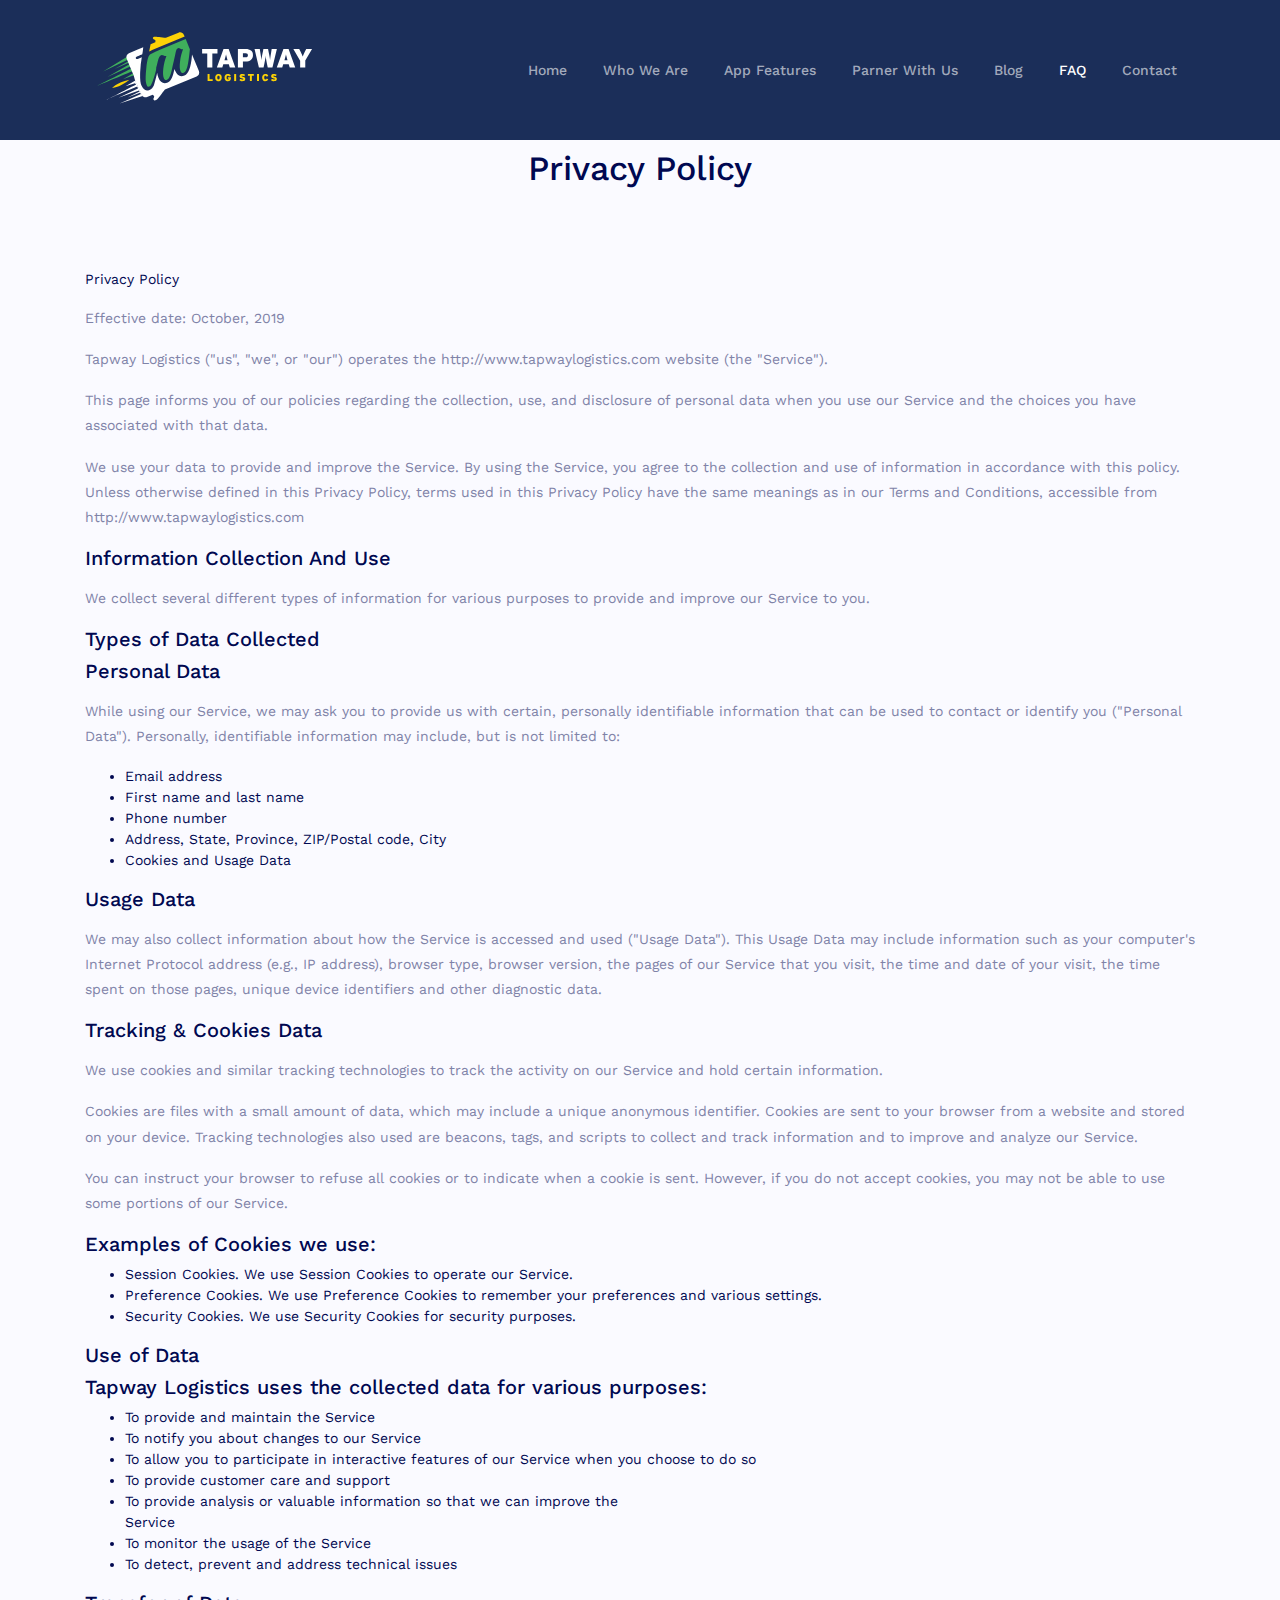
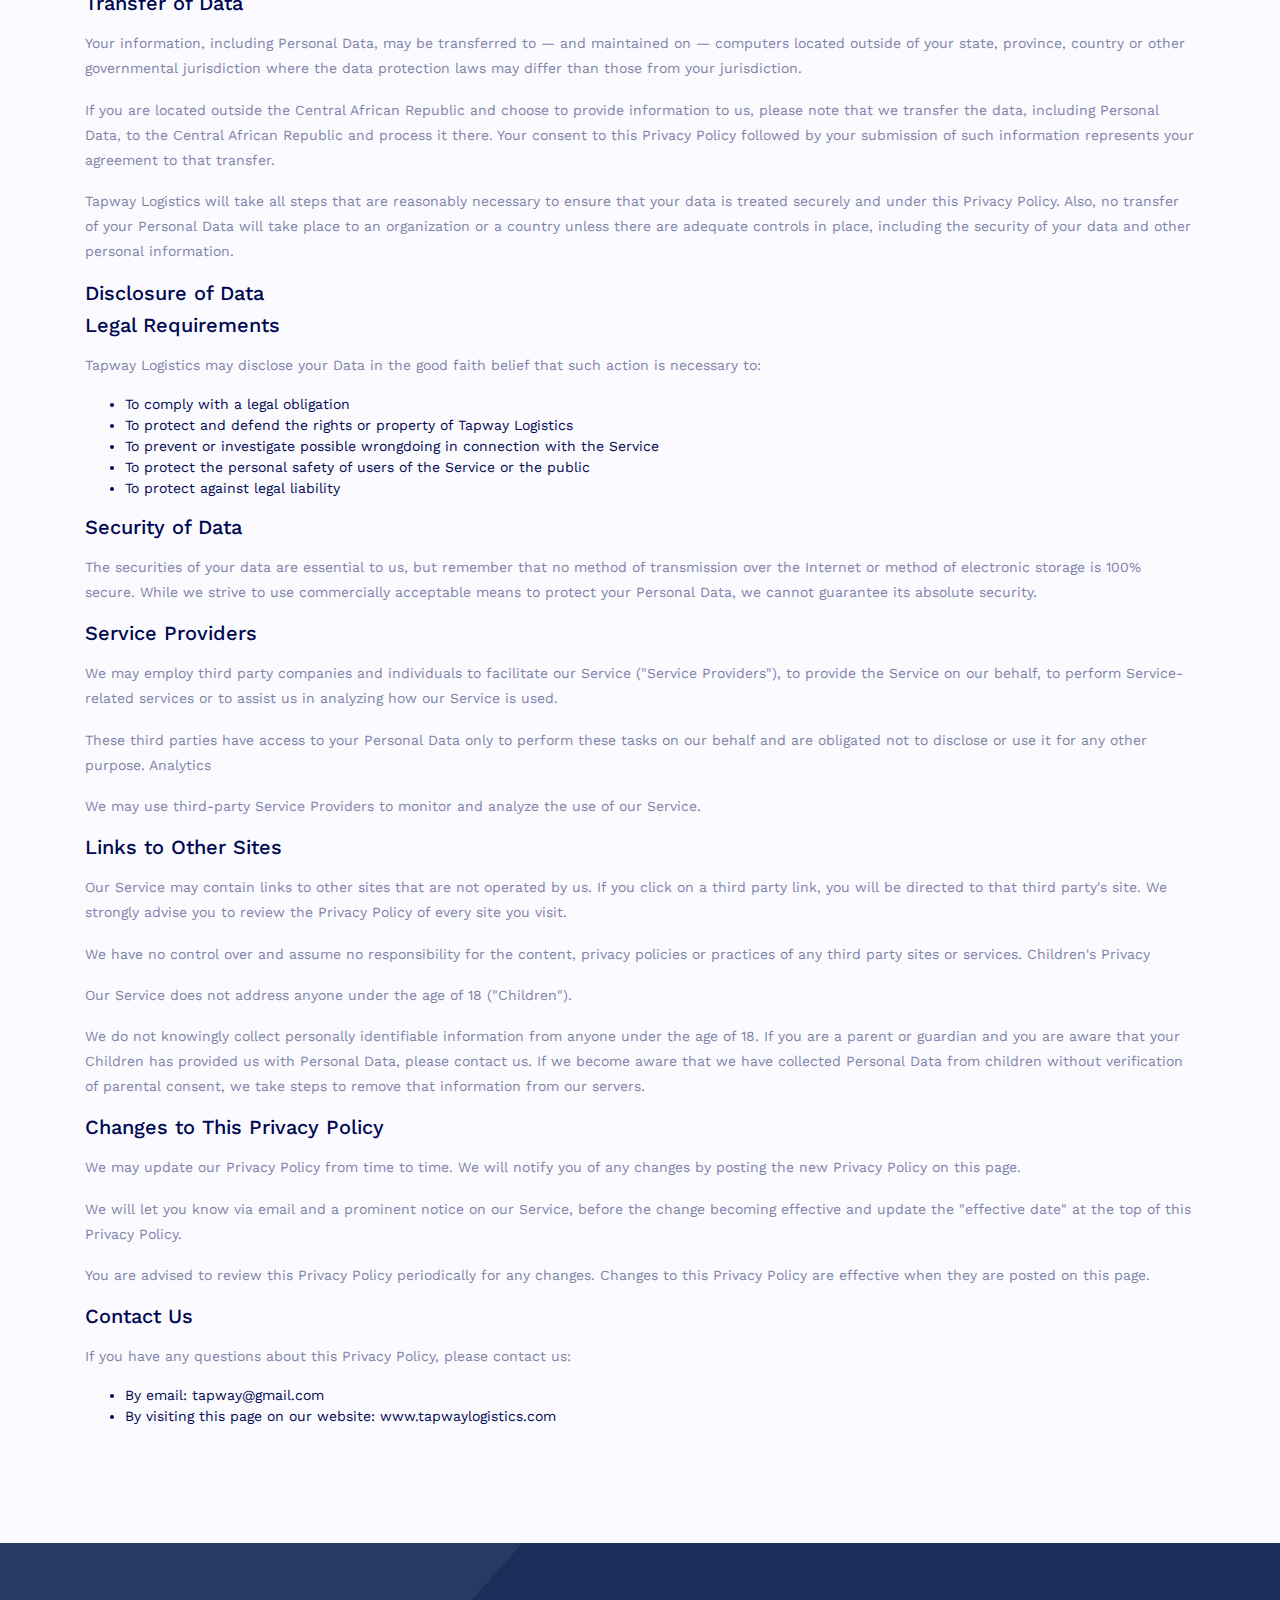
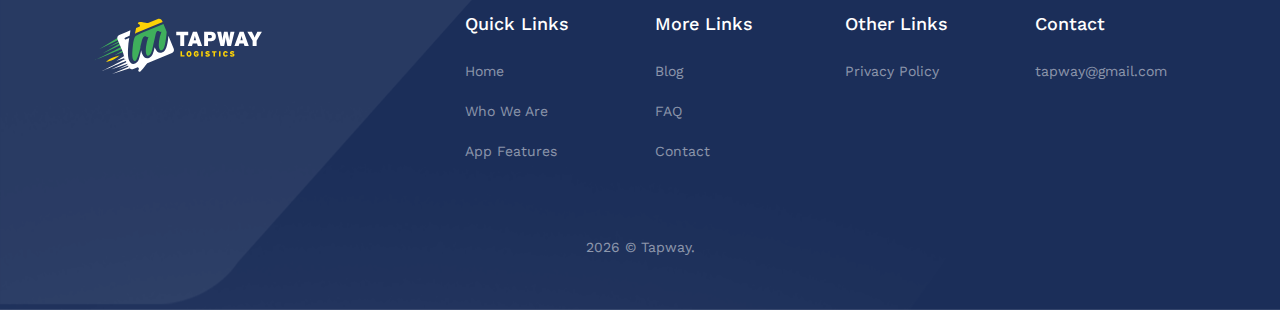
<file: privacy-policy.html>
<!DOCTYPE html>
<html lang="en">

<head>
	<meta charset="utf-8" />
	<title>Privacy Policy | Tapway</title>
	<meta name="viewport" content="width=device-width, initial-scale=1.0">
	<meta name="description"
		content="Tapway offers easy scheduling from our website. Select a specific delivery time to ensure our courier partners deliver exactly when you want." />
	<meta name="keywords" content="tapway, delivery, door-to-door" />
	<meta content="Tapway" name="author" />
	<!-- favicon -->
	<link rel="shortcut icon" href="images/TAPWAY-FAVICON.svg">

	<!-- css -->
	<link href="css/bootstrap.min.css" rel="stylesheet" type="text/css" />
	<link href="css/materialdesignicons.min.css" rel="stylesheet" type="text/css" />

	<!--Slider-->
	<link rel="stylesheet" href="css/owl.carousel.css" />
	<link rel="stylesheet" href="css/owl.theme.css" />
	<link rel="stylesheet" href="css/owl.transitions.css" />

	<!-- Swiper CSS -->
	<link rel="stylesheet" href="css/swiper.min.css">

	<!-- magnific pop-up -->
	<link rel="stylesheet" type="text/css" href="css/magnific-popup.css" />

	<link href="css/style.css" rel="stylesheet" type="text/css" />

	<!-- Global site tag (gtag.js) - Google Analytics -->
	<script async src="https://www.googletagmanager.com/gtag/js?id=UA-154721369-1"></script>
	<script>
		window.dataLayer = window.dataLayer || [];
		function gtag() { dataLayer.push(arguments); }
		gtag('js', new Date());

		gtag('config', 'UA-154721369-1');
	</script>


</head>

<body>

	<!--Navbar Start-->
	<nav class="navbar navbar-expand-lg fixed-top navbar-custom sticky sticky-dark custom-nav">
		<div class="container">
			<!-- LOGO -->
			<a class="navbar-brand logo text-uppercase" href="index.html">
				<img src="images/TAPWAY.svg" class="logo-light" alt="" height="90">
				<img src="images/TAPWAY-blue.svg" class="logo-dark" alt="" height="90">
			</a>
			<button class="navbar-toggler" type="button" data-toggle="collapse" data-target="#navbarCollapse"
				aria-controls="navbarCollapse" aria-expanded="false" aria-label="Toggle navigation">
				<i class="mdi mdi-menu"></i>
			</button>
			<div class="collapse navbar-collapse" id="navbarCollapse">
				<ul class="navbar-nav ml-auto navbar-center" id="mySidenav">
					<li class="nav-item">
						<a href="index.html#home" class="nav-link">Home</a>
					</li>
					<li class="nav-item">
						<a href="index.html#services" class="nav-link">Who We Are</a>
					</li>
					<li class="nav-item">
						<a href="index.html#appfeatures" class="nav-link">App Features</a>
					</li>
					<li class="nav-item">
						<a href="#counter" class="nav-link">Parner With Us</a>
					</li>
					<li class="nav-item">
						<a href="blog.html" class="nav-link">Blog</a>
					</li>
					<li class="nav-item active">
						<a href="faq.html" class="nav-link">FAQ</a>
					</li>
					<li class="nav-item">
						<a href="index.html#contact" class="nav-link">Contact</a>
					</li>
				</ul>
			</div>
		</div>
	</nav>
	<!-- Navbar End -->


	<!-- START FEATURES -->
	<section class="section bg-light mt-5" id="features">
		<div class="container">
			<div class="row">
				<div class="col-lg-12">
					<h1 class="title-heading text-center">Privacy Policy</h1>
				</div>
			</div>

			<div class="row mt-5 vertical-content">
				<div class="col-lg-12">
					<div class="mt-4">
						Privacy Policy

						<p class="text-muted mt-3">Effective date: October, 2019</p>
						<p class="text-muted mt-3">Tapway Logistics (&quot;us&quot;, &quot;we&quot;, or &quot;our&quot;)
							operates the
							http://www.tapwaylogistics.com
							website (the &quot;Service&quot;).</p>

						<p class="text-muted mt-3">This page informs you of our policies regarding the collection, use,
							and disclosure of
							personal data when you use our Service and the choices you have associated with
							that data.</p>

						<p class="text-muted mt-3">We use your data to provide and improve the Service. By using the
							Service, you
							agree to the collection and use of information in accordance with this policy. Unless
							otherwise defined in this Privacy Policy, terms used in this Privacy Policy have the
							same meanings as in our Terms and Conditions, accessible from
							http://www.tapwaylogistics.com</p>

						<h5>Information Collection And Use</h5>

						<p class="text-muted mt-3">We collect several different types of information for various
							purposes to provide and
							improve our Service to you.</p>

						<h5>Types of Data Collected</h5>
						<h5>Personal Data</h5>

						<p class="text-muted mt-3">While using our Service, we may ask you to provide us with certain,
							personally
							identifiable information that can be used to contact or identify you (&quot;Personal
							Data&quot;).
							Personally, identifiable information may include, but is not limited to:</p>

						<ul>
							<li>Email address</li>
							<li>First name and last name</li>
							<li>Phone number</li>
							<li>Address, State, Province, ZIP/Postal code, City</li>
							<li>Cookies and Usage Data</li>
						</ul>

						<h5>Usage Data</h5>

						<p class="text-muted mt-3">We may also collect information about how the Service is accessed and
							used
							(&quot;Usage Data&quot;). This Usage Data may include information such as your
							computer&#39;s
							Internet Protocol address (e.g., IP address), browser type, browser version, the
							pages of our Service that you visit, the time and date of your visit, the time spent on
							those pages, unique device identifiers and other diagnostic data.</p>

						<h5>Tracking &amp; Cookies Data</h5>

						<p class="text-muted mt-3">We use cookies and similar tracking technologies to track the
							activity on our Service
							and hold certain information.</p>

						<p class="text-muted mt-3">Cookies are files with a small amount of data, which may include a
							unique
							anonymous identifier. Cookies are sent to your browser from a website and stored
							on your device. Tracking technologies also used are beacons, tags, and scripts to
							collect and track information and to improve and analyze our Service.</p>

						<p class="text-muted mt-3">You can instruct your browser to refuse all cookies or to indicate
							when a cookie is
							sent. However, if you do not accept cookies, you may not be able to use some
							portions of our Service.</p>

						<h5>Examples of Cookies we use:</h5>

						<ul>
							<li>Session Cookies. We use Session Cookies to operate our Service.</li>
							<li>Preference Cookies. We use Preference Cookies to remember your preferences
								and various settings.</li>
							<li>Security Cookies. We use Security Cookies for security purposes.</li>
						</ul>

						<h5>Use of Data</h5>

						<h5>Tapway Logistics uses the collected data for various purposes:</h5>

						<ul>
							<li>To provide and maintain the Service</li>
							<li>To notify you about changes to our Service</li>
							<li>To allow you to participate in interactive features of our Service when you choose to
								do so</li>
							<li>To provide customer care and support</li>
							<li>To provide analysis or valuable information so that we can improve the </li>Service
							<li>To monitor the usage of the Service</li>
							<li>To detect, prevent and address technical issues</li>
						</ul>

						<h5>Transfer of Data</h5>

						<p class="text-muted mt-3">Your information, including Personal Data, may be transferred to —
							and maintained
							on — computers located outside of your state, province, country or other
							governmental jurisdiction where the data protection laws may differ than those from
							your jurisdiction.</p>

						<p class="text-muted mt-3">If you are located outside the Central African Republic and choose to
							provide
							information to us, please note that we transfer the data, including Personal Data, to
							the Central African Republic and process it there.
							Your consent to this Privacy Policy followed by your submission of such information
							represents your agreement to that transfer.</p>

						<p class="text-muted mt-3">Tapway Logistics will take all steps that are reasonably necessary to
							ensure that
							your data is treated securely and under this Privacy Policy. Also, no transfer of your
							Personal Data will take place to an organization or a country unless there are
							adequate controls in place, including the security of your data and other personal
							information.</p>

						<h5>Disclosure of Data</h5>

						<h5>Legal Requirements</h5>

						<p class="text-muted mt-3">Tapway Logistics may disclose your Data in the good faith belief that
							such action is
							necessary to:</p>

						<ul>
							<li>To comply with a legal obligation</li>
							<li>To protect and defend the rights or property of Tapway Logistics</li>
							<li>To prevent or investigate possible wrongdoing in connection with the Service</li>
							<li>To protect the personal safety of users of the Service or the public</li>
							<li>To protect against legal liability</li>
						</ul>

						<h5>Security of Data</h5>

						<p class="text-muted mt-3">The securities of your data are essential to us, but remember that no
							method of
							transmission over the Internet or method of electronic storage is 100% secure. While
							we strive to use commercially acceptable means to protect your Personal Data, we
							cannot guarantee its absolute security.</p>

						<h5>Service Providers</h5>

						<p class="text-muted mt-3">We may employ third party companies and individuals to facilitate our
							Service
							(&quot;Service Providers&quot;), to provide the Service on our behalf, to perform Service-
							related services or to assist us in analyzing how our Service is used.</p>

						<p class="text-muted mt-3">These third parties have access to your Personal Data only to perform
							these tasks
							on our behalf and are obligated not to disclose or use it for any other purpose.
							Analytics</p>

						<p class="text-muted mt-3">We may use third-party Service Providers to monitor and analyze the
							use of our
							Service.</p>

						<h5>Links to Other Sites</h5>

						<p class="text-muted mt-3">Our Service may contain links to other sites that are not operated by
							us. If you click
							on a third party link, you will be directed to that third party&#39;s site. We strongly
							advise
							you to review the Privacy Policy of every site you visit.</p>

						<p class="text-muted mt-3">We have no control over and assume no responsibility for the content,
							privacy
							policies or practices of any third party sites or services.
							Children&#39;s Privacy</p>

						<p class="text-muted mt-3">Our Service does not address anyone under the age of 18
							(&quot;Children&quot;).</p>

						<p class="text-muted mt-3">We do not knowingly collect personally identifiable information from
							anyone under
							the age of 18. If you are a parent or guardian and you are aware that your Children
							has provided us with Personal Data, please contact us. If we become aware that we

							have collected Personal Data from children without verification of parental consent,
							we take steps to remove that information from our servers.</p>

						<h5>Changes to This Privacy Policy</h5>

						<p class="text-muted mt-3">We may update our Privacy Policy from time to time. We will notify
							you of any
							changes by posting the new Privacy Policy on this page.</p>

						<p class="text-muted mt-3">We will let you know via email and a prominent notice on our Service,
							before the
							change becoming effective and update the &quot;effective date&quot; at the top of this
							Privacy
							Policy.</p>

						<p class="text-muted mt-3">You are advised to review this Privacy Policy periodically for any
							changes. Changes
							to this Privacy Policy are effective when they are posted on this page.</p>

						<h5>Contact Us</h5>
						<p class="text-muted mt-3">If you have any questions about this Privacy Policy, please contact
							us:</p>

						<ul>
							<li>By email: tapway@gmail.com</li>
							<li>By visiting this page on our website: www.tapwaylogistics.com</li>
						</ul>
					</div>
				</div>

			</div>
		</div>
	</section>
	<!-- END FEATURES -->

	<!-- START FOOTER -->
	<section class="footer">
		<div class="footer-bg-overlay"></div>
		<div class="container">

			<!-- START FOOTER -->
			<div class="row footer-content">
				<div class="col-lg-4">
					<img src="images/TAPWAY.svg" alt="" height="70">
				</div>

				<div class="col-lg-8">
					<div class="row">
						<div class="col-lg-3">
							<h5 class="f-18 text-white">Quick Links</h5>
							<ul class="list-unstyled footer-link mt-3">
								<li><a href="index.html">Home</a></li>
								<li><a href="index.html#services">Who We Are</a></li>
								<li><a href="index.html#appfeatures">App Features</a></li>
							</ul>
						</div>

						<div class="col-lg-3">
							<h5 class="f-18 text-white">More Links</h5>
							<ul class="list-unstyled footer-link mt-3">
								<li><a href="blog.html">Blog</a></li>
								<li><a href="faq.html">FAQ</a></li>
								<li><a href="index.html">Contact</a></li>
							</ul>
						</div>

						<div class="col-lg-3">
							<h5 class="f-18 text-white">Other Links</h5>
							<ul class="list-unstyled footer-link mt-3">
								<li><a href="privacy-policy.html">Privacy Policy</a></li>
							</ul>
						</div>

						<div class="col-lg-3">
							<h5 class="f-18 text-white">Contact</h5>
							<ul class="list-unstyled footer-link mt-3">

								<li><a href="">tapway@gmail.com</a></li>
							</ul>
						</div>
					</div>
				</div>
			</div>
			<!-- END FOOTER -->

			<!-- START FOOTER-AlT -->
			<div class="row mt-5">
				<div class="col-lg-12">
					<p class="footer-alt text-center text-white-50 mb-0">
						<script type="text/javascript"> document.write(new Date().getFullYear()); </script> © Tapway.
					</p>
				</div>
			</div>
			<!-- END FOOTER-ALT -->

		</div>

	</section>
	<!-- END FOOTER -->

	<!-- javascript -->
	<script src="js/jquery.min.js"></script>
	<script src="js/bootstrap.bundle.min.js"></script>
	<script src="js/jquery.easing.min.js"></script>
	<script src="js/scrollspy.min.js"></script>
	<script src="js/counter.init.js"></script>

	<!-- Owl Carousel -->
	<script src="js/owl.carousel.min.js"></script>

	<!-- Swiper JS -->
	<script src="js/swiper.min.js"></script>

	<!-- Magnific Popup -->
	<script src="js/jquery.magnific-popup.min.js"></script>
	<script src="js/contact.js"></script>
	<script src="js/plugins-init.js"></script>
	<script src="js/app.js"></script>
</body>

</html>
</file>
<file: css/style.css>
/* Template Name: Devazo - Landing
   Author: Themesdesign
   Version: 1.0.0
   Created: Sep 2019
   File Description: Main Css file of the template
*/


/****************************************\

01.general
02.helper
03.components
04.menu
05.home
06.about
07.services
08.features
09.video
10.cta
11.download
12.sreenshort
13.counter
14.pricing
15.client
16.faq
17.contact
18.footer
19.responsive

*****************************************/

@import url("https://fonts.googleapis.com/css?family=Work+Sans:400,500,600");
body {
    font-family: "Work Sans", sans-serif;
    color: #000851 !important;
    font-size: 14px;
}

h1,
h2,
h3,
h4,
h5,
h6 {
    font-family: "Work Sans", sans-serif;
}

.btn,
.btn:focus,
button,
button:focus {
    outline: none !important;
}

a {
    text-decoration: none !important;
    outline: none;
}

p {
    line-height: 1.8;
}

.section {
    padding-top: 100px;
    padding-bottom: 100px;
    position: relative;
}

.breadcrumbs {
    padding-top: 100px;
    position: relative;
}

.breadcrumbs a,
a:active,
a:link {
    color: inherit;
}

.blog-title_section {
    padding-top: 40px;
    padding-bottom: 100px;
    position: relative;
}

.vertical-content {
    display: -moz-flex;
    display: -ms-flexbox;
    display: -webkit-box;
    display: flex;
    -webkit-box-align: center;
    -ms-flex-align: center;
    align-items: center;
    -webkit-align-items: center;
    -webkit-box-pack: center;
    -ms-flex-pack: center;
    justify-content: center;
    -webkit-justify-content: center;
    -webkit-box-orient: horizontal;
    -webkit-box-direction: normal;
    -ms-flex-direction: row;
    flex-direction: row;
}

.bg-overlay {
    background-color: #323232;
    opacity: 0.7;
    position: absolute;
    top: 0;
    left: 0;
    height: 100%;
    width: 100%;
}

.f-12 {
    font-size: 12px;
}

.f-14 {
    font-size: 14px;
}

.f-15 {
    font-size: 15px;
}

.f-16 {
    font-size: 16px;
}

.f-18 {
    font-size: 18px;
}

.f-20 {
    font-size: 20px;
}

.line-height_1_4 {
    line-height: 1.4;
}

.line-height_1_6 {
    line-height: 1.6;
}

.line-height_1_8 {
    line-height: 1.8;
}

.title-desc {
    max-width: 700px;
    margin: 0 auto;
    font-size: 15px;
}

.title-heading {
    font-size: 34px;
}

.bg-custom {
    background-color: #5e02f5;
}

.bg-light {
    background-color: #fafaff !important;
}

.text-custom {
    color: #5e02f5;
}

.text-muted {
    color: #7f83a8 !important;
}

.btn {
    padding: 10px 20px;
    font-size: 14px;
    letter-spacing: 0.5px;
}

.btn:focus {
    -webkit-box-shadow: none;
    box-shadow: none;
}

.btn-sm {
    padding: 7px 14px;
    font-size: 12px;
}

.btn-round {
    border-radius: 3px !important;
}

.btn-rounded {
    border-radius: 30px !important;
}

.btn-custom {
    color: #ffffff;
    border-radius: 0px;
    background-color: #1b2e59;
}

.btn-custom:hover,
.btn-custom:focus,
.btn-custom:active,
.btn-custom.active,
.btn-custom.focus,
.btn-custom:active,
.open>.dropdown-toggle .btn-custom {
    color: #ffffff;
    background-color: #ff5e92;
}

.btn-register {
    color: #000851;
    border-radius: 0px;
    background-color: #ffffff;
}

.btn-white {
    color: #282828;
    background-color: #ffffff;
}

.btn-white:hover,
.btn-white:focus,
.btn-white:active,
.btn-white.active,
.btn-white.focus,
.btn-white:active,
.open>.dropdown-toggle .btn-white {
    color: #282828;
    background-color: #ffffff;
}

.btn-outline {
    color: #ffffff;
    border: 1px solid #ffffff;
    border-radius: 0px;
}

.btn-outline:hover,
.btn-outline:focus,
.btn-outline:active,
.btn-outline.active,
.btn-outline.focus,
.btn-outline:active,
.btn-outline:focus,
.btn-outline:hover,
.open>.dropdown-toggle .btn-outline {
    outline: none;
    border: 1px solid #ffffff;
    background-color: #ffffff;
}

.navbar-custom {
    padding: 20px 0px;
    width: 100%;
    border-radius: 0px;
    z-index: 999;
    margin-bottom: 0px;
    -webkit-transition: all 0.5s ease-in-out;
    transition: all 0.5s ease-in-out;
}

.navbar-custom .navbar-nav li a {
    line-height: 26px;
    color: rgba(255, 255, 255, 0.6);
    font-size: 14px;
    text-transform: capitalize;
    -webkit-transition: all 0.5s;
    transition: all 0.5s;
    background-color: transparent !important;
    padding: 6px 0;
    margin: 0 10px;
    font-weight: 500;
}

.navbar-toggler {
    font-size: 24px;
    margin-top: 5px;
    margin-bottom: 0px;
    color: #282828;
}

.logo .logo-light {
    display: inline-block;
}

.logo .logo-dark {
    display: none;
}

.nav-sticky .logo .logo-dark {
    display: inline-block;
}

.nav-sticky .logo .logo-light {
    display: none;
}

.navbar-custom .navbar-nav li.active a,
.navbar-custom .navbar-nav li a:hover,
.navbar-custom .navbar-nav li a:active {
    color: #ffffff !important;
}

.navbar-toggle {
    font-size: 24px;
    margin-top: 5px;
    margin-bottom: 0px;
    color: #ffffff;
}

.nav .open>a,
.nav .open>a:focus,
.nav .open>a:hover {
    background-color: transparent;
    border-color: #337ab7;
}

.navbar-custom .navbar-toggles {
    padding: .25rem .75rem;
    font-size: 18px;
    background: 0 0;
    border: 1px solid transparent;
    color: #ffffff;
    outline: 0;
}

.navbar-custom .navbar-toggles-icon {
    display: inline-block;
    width: 1.5em;
    height: 1.5em;
    vertical-align: middle;
}

.menu-toggle {
    padding: 4.5px 10px !important;
}

.menu-toggle span {
    line-height: 27px;
}

.navbar-button {
    margin-left: 20px;
}


/*---NAVBAR STICKY--*/

.nav-sticky.navbar-custom {
    margin-top: 0px;
    padding: 5px 0px;
    background-color: #ffffff;
    -webkit-box-shadow: 0 10px 33px rgba(140, 140, 140, 0.1);
    box-shadow: 0 10px 33px rgba(140, 140, 140, 0.1);
}

.nav-sticky.navbar-custom.sticky-dark {
    background-color: #ffffff;
}

.nav-sticky .logo {
    color: #282828 !important;
}

.nav-sticky .navbar-nav li a {
    color: #282828 !important;
}

.nav-sticky.navbar-custom .navbar-nav li.active a,
.nav-sticky.navbar-custom .navbar-nav li a:hover,
.nav-sticky.navbar-custom .navbar-nav li a:active {
    color: #ff5e92 !important;
}

.nav-sticky.navbar-custom .navbar-toggles {
    padding: .25rem .75rem;
    border: 1px solid transparent;
    outline: 0;
}

.nav-sticky .navbar-nav {
    margin-top: 0px;
}

.bg-home-1 {
    background: -webkit-gradient(linear, left top, right top, from(#1b2e59), to(#1b2e59));
    background: linear-gradient(to right, #1b2e59, #1b2e59);
    background-size: cover;
    background-position: center center;
    position: relative;
    padding: 190px 0px;
}

.home-center {
    display: table;
    width: 100%;
    height: 100%;
}

.home-desc-center {
    display: table-cell;
    vertical-align: middle;
}

.home-content {
    position: relative;
    z-index: 9;
}

.home-img {
    position: relative;
    z-index: 9;
}

.home-title {
    color: #ffffff;
    font-size: 36px;
    max-width: 400px;
}

.home-desc {
    font-size: 16px;
    max-width: 370px;
}

.home-bg-overlay {
    background: url(../images/overlay.png);
    position: absolute;
    top: 0;
    right: 0;
    left: 0;
    bottom: 0;
    width: 100%;
    height: 100%;
}

.home-shape {
    display: block;
    position: absolute;
    width: 100%;
    height: auto;
    bottom: 0;
    left: 0;
}

.home-shape img {
    width: 100%;
    height: auto;
}

.bg-home-2 {
    background: -webkit-gradient(linear, left top, right top, from(#5e02f5), to(#3e0b91));
    background: linear-gradient(to right, #5e02f5, #3e0b91);
    background-size: cover;
    padding-top: 100px;
    position: relative;
}

.home-title-2 {
    color: #ffffff;
    font-size: 36px;
}

.home-desc-2 {
    font-size: 16px;
    max-width: 600px;
}

.home-img-2 img {
    position: relative;
    top: 80px;
    z-index: 1;
    -webkit-box-shadow: 0px 7px 3px 0px rgba(239, 239, 239, 0.3);
    box-shadow: 0px 7px 3px 0px rgba(239, 239, 239, 0.3);
}

.home-button span {
    position: relative;
    top: 8px;
    color: #ffffff;
}

.bg-home-3 {
    background: -webkit-gradient(linear, left top, right top, from(#5e02f5), to(#3e0b91));
    background: linear-gradient(to right, #5e02f5, #3e0b91);
    background-size: cover;
    background-position: center center;
    position: relative;
    padding: 170px 0px 140px 0px;
}

.home-icon-3 i {
    font-size: 30px;
    color: #ffffff;
}

.home-title-3 {
    font-size: 32px;
    color: #ffffff;
}

.home-desc-3 {
    font-size: 16px;
}

.start-form input {
    padding: 13px 28px;
    width: 100%;
    font-size: 14px;
    border: none;
    border-radius: 30px;
    padding-right: 180px;
}

.start-form button {
    position: absolute;
    top: 0px;
    right: 0px;
    padding: 12px 24px;
}

.start-form form {
    position: relative;
    max-width: 450px;
}

.bg-home-4 {
    background: -webkit-gradient(linear, left top, right top, from(#5e02f5), to(#3e0b91));
    background: linear-gradient(to right, #5e02f5, #3e0b91);
    background-size: cover;
    background-position: center center;
    position: relative;
    padding: 170px 0;
}

.home-4 {
    position: relative;
    z-index: 9;
}

.home-title-4 {
    font-size: 42px;
    color: #ffffff;
}

.home-title-4 span {
    font-weight: 600;
}

.home-desc-4 {
    font-size: 18px;
}

.about-icon img {
    height: 30px;
}

.services-box {
    -webkit-box-shadow: 0px 7px 3px 0px rgba(239, 239, 239, 0.3);
    box-shadow: 0px 7px 3px 0px rgba(239, 239, 239, 0.3);
}

.services-title {
    font-size: 24px;
}

.services-icon img {
    width: 45px;
}

.features-icon i {
    font-size: 40px;
    color: #ff5e92;
}

.features-img {
    width: 495px;
}

.client-images {
    height: 50px;
}

.client-images img {
    height: 100%;
}

.read-more {
    color: #282828;
    font-weight: 600;
    border-bottom: 2px solid #282828;
    padding: 2px 0px;
}

.read-more:hover {
    color: #ff5e92;
    border-bottom: 2px solid #ff5e92;
    padding: 2px 0px;
    -webkit-transition: all 0.3s;
    transition: all 0.3s;
}

.read-more i {
    font-size: 16px;
    position: relative;
    top: 2px;
}

.features-icon-2 i {
    font-size: 40px;
    color: #ff5e92;
}

.features-title {
    font-size: 40px;
}

.features-icon-3 {
    width: 44px;
    height: 44px;
    background-color: #ff5e92;
    border-radius: 4px;
    text-align: center;
    line-height: 44px;
}

.features-icon-3 i {
    font-size: 25px;
    color: #ffffff;
}

.features-content-3 {
    overflow: hidden;
}

.video {
    background-color: #5e02f5;
}

.video-title {
    font-size: 30px;
    color: #ffffff;
}

.play-icon-circle {
    height: 80px;
    width: 80px;
    background-color: #ffffff;
    line-height: 80px;
    text-align: center;
    border-radius: 50%;
    display: inline-block;
    font-size: 26px;
    color: #ff5e92;
    font-size: 40px;
}

.cta-title {
    font-size: 30px;
    color: #ffffff;
    max-width: 700px;
    margin: 0 auto;
}

.download {
    background-color: #5e02f5;
}

.screenshot-overlay a {
    top: 0;
    left: 0;
    z-index: 0;
    width: 100%;
    height: 100%;
    display: block;
    position: absolute;
}

.screenshot-img img {
    border-radius: 4px;
}

.swiper-button-next {
    background-image: none;
    width: 40px;
    height: 40px;
    line-height: 40px;
    background-color: #282828;
    text-align: center;
    font-size: 30px;
    color: #ffffff;
    border-radius: 3px;
}

.swiper-button-prev {
    background-image: none;
    width: 40px;
    height: 40px;
    line-height: 40px;
    background-color: #282828;
    text-align: center;
    font-size: 30px;
    color: #ffffff;
    border-radius: 3px;
}

.swiper-slide img {
    -webkit-box-shadow: 0px 2px 20px rgba(0, 0, 0, 0.15);
    box-shadow: 0px 2px 20px rgba(0, 0, 0, 0.15);
}

.counter {
    background: -webkit-gradient(linear, left top, right top, from(#1b2e59), to(#1b2e59));
    background: linear-gradient(to right, #1b2e59, #1b2e59);
}

.counter-icon i {
    color: #ff5e92;
    font-size: 40px;
}

.counter-count {
    font-size: 40px;
    color: #ffffff;
}

.pricing-box {
    border: 1px solid #eeeef4;
    border-radius: 10px;
}

.pricing-box-active {
    -webkit-box-shadow: 0px 7px 3px 0px rgba(239, 239, 239, 0.3);
    box-shadow: 0px 7px 3px 0px rgba(239, 239, 239, 0.3);
}

.pricing-plan {
    color: #282828;
    font-size: 15px;
    font-weight: 600;
}

.pricing-price {
    font-size: 32px;
}

.pricing-month {
    color: #ff5e92;
}

.bg-client {
    background-image: url(../images/bg-2.jpg);
    background-size: cover;
    position: relative;
    background-position: center center;
}

.client-desc {
    max-width: 450px;
    margin: 0 auto;
}

@media screen and (min-width:1025px) {
    .client-desc {
        min-height: 200px;
    }
}

.owl-theme .owl-controls {
    margin-top: 70px;
}

.owl-theme .owl-controls .owl-page span {
    display: block;
    width: 30px;
    height: 7px;
    background-color: #ff5e92;
}

.clinet-img img {
    width: 120px;
    -webkit-box-shadow: 0px 0px 20px 0px rgba(239, 239, 239, 0.6);
    box-shadow: 0px 0px 20px 0px rgba(239, 239, 239, 0.6);
    padding: 12px;
    background: #ffffff;
}

.client-logo {
    background-color: #fafaff;
}

.faq-icon {
    font-size: 26px;
    color: #ff5e92;
}

.faq-content {
    overflow: hidden;
}

.contact-box {
    -webkit-box-shadow: 0 2px 2px rgba(10, 16, 20, 0.16), 0 0 2px rgba(10, 16, 20, 0.01);
    box-shadow: 0 2px 2px rgba(10, 16, 20, 0.16), 0 0 2px rgba(10, 16, 20, 0.01);
    -webkit-transition: all 0.4s ease 0s;
    transition: all 0.4s ease 0s;
}

textarea.form-control {
    height: auto !important;
}

.error {
    margin: 8px 0px;
    display: none;
    color: #ea553d;
}

#ajaxsuccess {
    font-size: 16px;
    width: 100%;
    display: none;
    clear: both;
    margin: 8px 0px;
}

.error_message {
    padding: 10px;
    margin-bottom: 20px;
    text-align: center;
    color: #ea553d;
    border: 2px solid #ea553d;
}

.contact-loader {
    display: none;
}

#success_page {
    text-align: center;
    margin-bottom: 50px;
}

.custom-form .form-control {
    height: 44px;
    border: 1px solid rgba(40, 40, 40, 0.15);
    font-size: 14px;
    background-color: #ffffff;
    padding-left: 20px;
}

.custom-form .form-control:focus {
    outline: 0;
    -webkit-box-shadow: none;
    box-shadow: none;
}

.subscribe-heading {
    position: relative;
    z-index: 9;
}

.subcribe-form {
    position: relative;
    z-index: 9;
}

.subcribe-form input {
    padding: 22px 30px;
    width: 100%;
    font-size: 14px;
    border: none;
    border-radius: 5px;
    padding-right: 180px;
    outline: none !important;
    color: #ffffff;
    background-color: rgba(255, 255, 255, 0.13);
}

.subcribe-form button {
    position: absolute;
    top: 11px;
    right: 12px;
}

.subcribe-form form {
    position: relative;
    max-width: 700px;
    margin: 0px auto;
}

.subcribe-form input::-webkit-input-placeholder {
    color: rgba(255, 255, 255, 0.4);
    font-weight: normal;
}

.subcribe-form input:-moz-placeholder {
    color: rgba(255, 255, 255, 0.4);
}

.subcribe-form input::-moz-placeholder {
    color: rgba(255, 255, 255, 0.4);
}

.subcribe-form input:-ms-input-placeholder {
    color: rgba(255, 255, 255, 0.4);
}

.footer {
    background: -webkit-gradient(linear, left top, right top, from(#1b2e59), to(#1b2e59));
    background: linear-gradient(to right, #1b2e59, #1b2e59);
    background-size: cover;
    background-position: center center;
    position: relative;
    padding-bottom: 50px;
    padding-top: 70px;
}

.footer-bg-overlay {
    background: url(../images/overlay.png);
    position: absolute;
    top: 0;
    right: 0;
    left: 0;
    bottom: 0;
    width: 100%;
    height: 100%;
}

.footer-heading {
    letter-spacing: 2px;
}

.footer-link a {
    line-height: 40px;
    -webkit-transition: all 0.5s;
    transition: all 0.5s;
    color: rgba(255, 255, 255, 0.5);
}

.footer-link a:hover {
    color: #ffffff;
}

.footer-content {
    position: relative;
    z-index: 9;
}

@media (min-width: 200px) and (max-width: 768px) {
    .navbar-custom {
        margin-top: 0px;
        padding: 15px 0px !important;
        background-color: #ffffff !important;
        -webkit-box-shadow: 0 10px 33px rgba(0, 0, 0, 0.1);
        box-shadow: 0 10px 33px rgba(0, 0, 0, 0.1);
        color: #ffffff !important;
    }
    .navbar-custom .navbar-nav {
        margin-top: 0px;
    }
    .navbar-custom .navbar-nav li.active {
        border-color: transparent;
    }
    .navbar-custom .navbar-nav li a {
        -webkit-transition: all 0.4s;
        transition: all 0.4s;
        color: #282828 !important;
        margin: 0px;
    }
    .navbar-custom>.container {
        width: 90%;
    }
    .navbar-custom .navbar-nav li.active a,
    .navbar-custom .navbar-nav li a:hover,
    .navbar-custom .navbar-nav li a:active {
        color: #ff5e92 !important;
    }
    .navbar-toggler {
        font-size: 24px;
        margin-top: 0px;
        margin-bottom: 0px;
        color: #282828;
    }
    .home-title {
        font-size: 38px;
    }
    .navbar-button {
        margin-top: 15px;
        margin-left: 0px;
    }
    .logo .logo-light {
        display: none;
    }
    .logo .logo-dark {
        display: inline-block;
    }
    .features-title {
        font-size: 28px;
    }
    .home-button span {
        display: none;
    }
    .home-title-2 {
        font-size: 32px;
    }
}


/*# sourceMappingURL=style.css.map */


/* FAQs */

div.panel {
    display: none;
}

div.panel.show {
    display: block !important;
}

#faqs {
    padding: 60px 0;
    background: -webkit-gradient(linear, left top, right top, from(#1b2e59), to(#1b2e59));
    background: linear-gradient(to right, #1b2e59, #1b2e59);
}

#faqs .title-heading {
    color: #fff;
}

.faqsRow__content .faq .accordion {
    background: -webkit-gradient(linear, left top, right top, from(#1b2e59), to(#1b2e59));
    background: linear-gradient(to right, #1b2e59, #1b2e59);
    padding: 30px 0;
    margin: 0;
    color: #fff;
    cursor: pointer;
    width: 100%;
    text-align: left;
    border-bottom: 1px solid #fff;
    border-left: none;
    border-right: none;
    border-top: none;
    outline: none;
    display: -webkit-box;
    display: -webkit-flex;
    display: -moz-flex;
    display: -ms-flexbox;
    display: flex;
    -webkit-box-pack: justify;
    -ms-flex-pack: justify;
    -webkit-justify-content: space-between;
    -moz-justify-content: space-between;
    justify-content: space-between;
    -webkit-box-align: center;
    -ms-flex-align: center;
    -webkit-align-items: center;
    -moz-align-items: center;
    align-items: center;
    font-size: 1.5vw;
    -webkit-transition: 0.4s;
    transition: 0.4s;
    font-weight: bold;
}

.faqsRow__content .faq .accordion:after {
    content: '\f107';
    font-family: FontAwesome;
    font-weight: 500;
    font-size: 30px;
    color: #fff;
    float: right;
    margin-left: 5px;
}

.faqsRow__content .faq .accordion:hover,
.faqsRow__content .faq .accordion:hover:after {
    color: #ff5e92;
}

.faqsRow__content .faq .active {
    border-bottom: none;
}

.faqsRow__content .faq .active:after {
    -ms-transform: rotate(180deg);
    -webkit-transform: rotate(180deg);
    transform: rotate(180deg);
}

.faqsRow__content .faq .panel {
    background: -webkit-gradient(linear, left top, right top, from(#1b2e59), to(#1b2e59));
    background: linear-gradient(to right, #1b2e59, #1b2e59);
    padding-bottom: 30px;
    display: none;
    color: #fff;
    margin: 0;
    overflow: hidden;
    font-size: 1.2vw;
    border-bottom: 1px solid #fff;
}

.faq-headerText {
    font-weight: bold;
    display: block;
    margin-top: 10px;
}

.faq-note {
    margin-top: 10px;
    display: inline-block;
}

.faqsRow__content .faq .panel p {
    margin: 0 0 10px;
}

@media screen and (min-width:1025px) {}

.custom-nav {
    background-color: #1b2e59;
}

.social-links img {
    height: 20px;
    margin-right: 10px;
}
</file>
